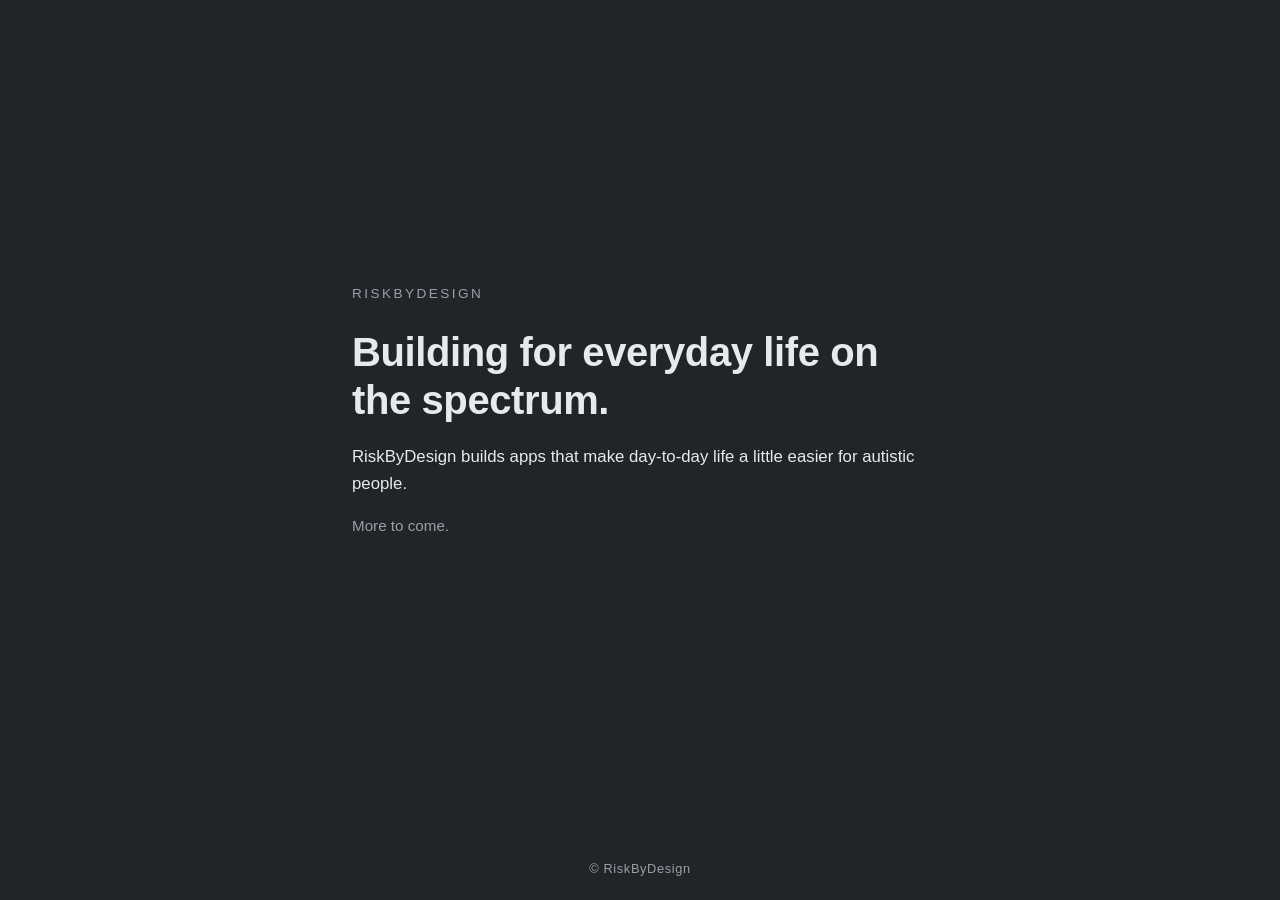
<file: index.html>
<!DOCTYPE html>
<html lang="en-AU">
<head>
  <meta charset="UTF-8">
  <meta name="viewport" content="width=device-width, initial-scale=1.0">
  <title>RiskByDesign</title>
  <meta name="description" content="RiskByDesign is building apps for everyday life on the spectrum.">
  <meta name="theme-color" content="#212428">
  <meta property="og:title" content="RiskByDesign">
  <meta property="og:description" content="Building apps for everyday life on the spectrum.">
  <meta property="og:type" content="website">
  <meta property="og:url" content="https://riskbydesign.net/">
  <link rel="canonical" href="https://riskbydesign.net/">
  <style>
    :root {
      --bg: #212428;
      --fg: #e8e9eb;
      --muted: #9aa0a6;
      --accent: #7fb3ff;
    }
    * { box-sizing: border-box; }
    html, body {
      margin: 0;
      padding: 0;
      background: var(--bg);
      color: var(--fg);
      min-height: 100vh;
      font-family: -apple-system, BlinkMacSystemFont, "Segoe UI", Roboto, "Helvetica Neue", Arial, sans-serif;
      -webkit-font-smoothing: antialiased;
      -moz-osx-font-smoothing: grayscale;
    }
    body {
      display: flex;
      flex-direction: column;
      min-height: 100vh;
    }
    main {
      flex: 1;
      display: flex;
      align-items: center;
      justify-content: center;
      padding: 2rem 1.5rem;
    }
    .card {
      max-width: 36rem;
      width: 100%;
    }
    .brand {
      font-size: 0.85rem;
      letter-spacing: 0.18em;
      text-transform: uppercase;
      color: var(--muted);
      margin: 0 0 1.5rem;
    }
    h1 {
      font-size: clamp(1.75rem, 4.5vw, 2.5rem);
      font-weight: 600;
      line-height: 1.2;
      margin: 0 0 1.25rem;
      letter-spacing: -0.01em;
    }
    p {
      font-size: 1.05rem;
      line-height: 1.6;
      color: var(--fg);
      margin: 0 0 1rem;
    }
    p.muted {
      color: var(--muted);
      font-size: 0.95rem;
    }
    footer {
      padding: 1.5rem;
      text-align: center;
      color: var(--muted);
      font-size: 0.8rem;
      letter-spacing: 0.05em;
    }
    @media (prefers-reduced-motion: no-preference) {
      .card { animation: fade 600ms ease-out both; }
      @keyframes fade {
        from { opacity: 0; transform: translateY(8px); }
        to   { opacity: 1; transform: none; }
      }
    }
  </style>
</head>
<body>
  <main>
    <div class="card">
      <p class="brand">RiskByDesign</p>
      <h1>Building for everyday life on the spectrum.</h1>
      <p>RiskByDesign builds apps that make day-to-day life a little easier for autistic people.</p>
      <p class="muted">More to come.</p>
    </div>
  </main>
  <footer>&copy; RiskByDesign</footer>
</body>
</html>
</file>
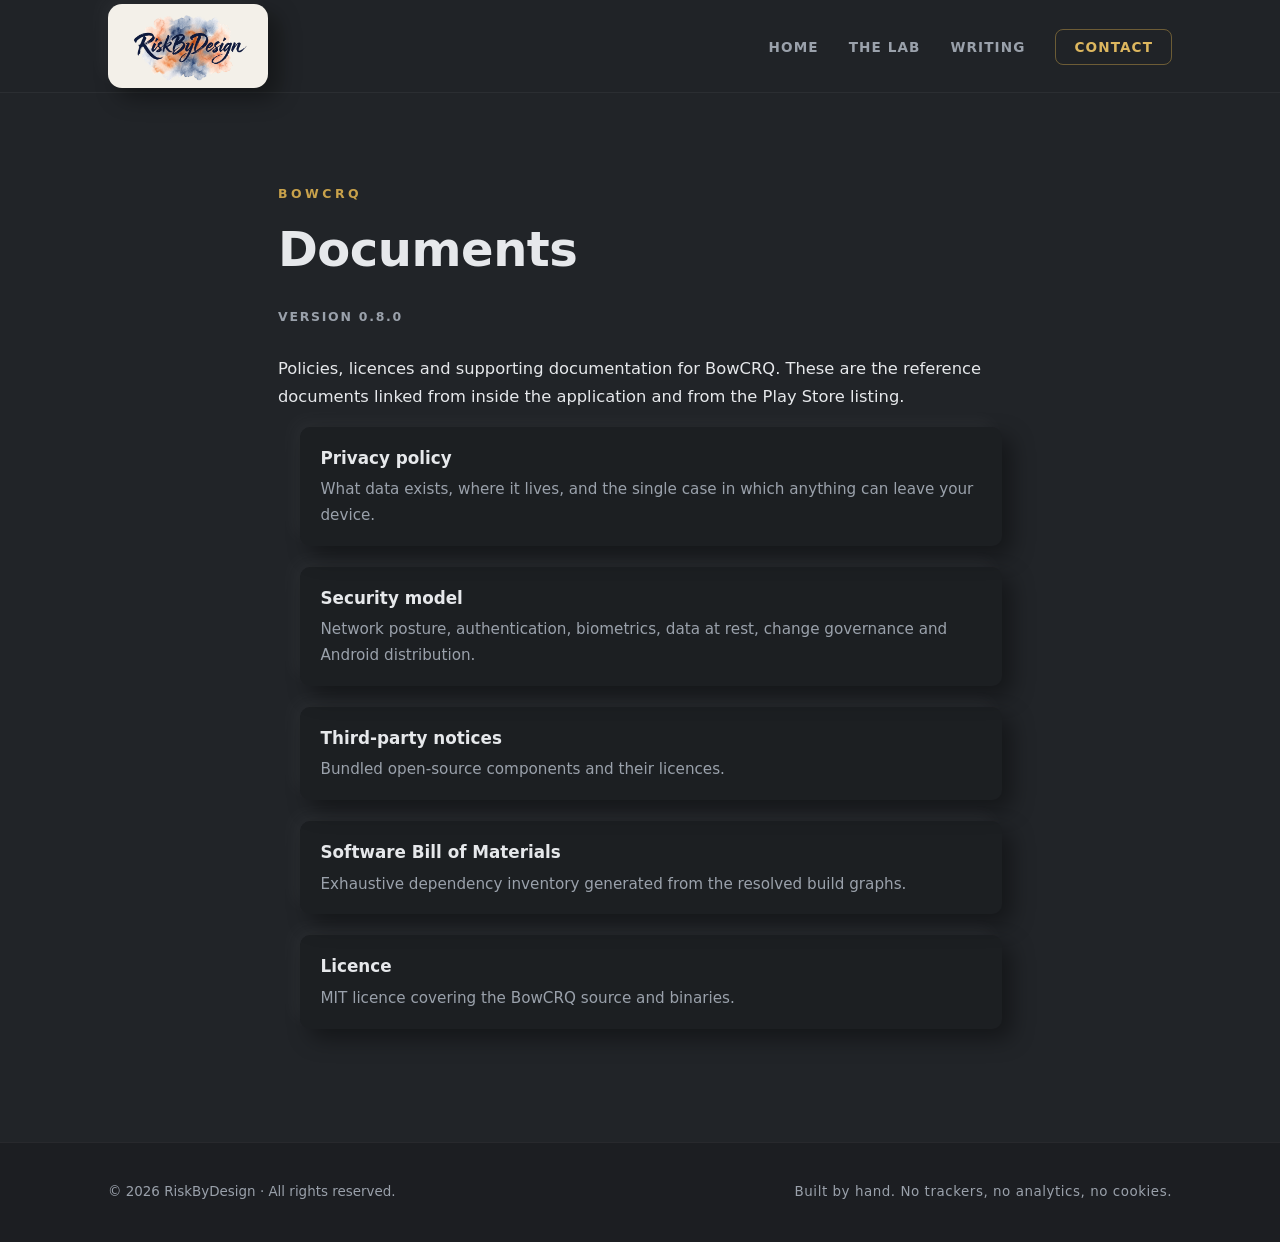
<file: bowcrq/index.html>
<!DOCTYPE html>
<html lang="en" class="no-js">
<head>
  <meta charset="UTF-8">
  <meta name="viewport" content="width=device-width, initial-scale=1.0">
  <title>BowCRQ documents | RiskByDesign</title>
  <meta name="description" content="BowCRQ policies, licences and supporting documentation.">
  <meta name="robots" content="noindex, nofollow">
  <link rel="canonical" href="https://riskbydesign.net/bowcrq/">
  <meta name="theme-color" content="#212428">

  <link rel="icon" type="image/png" href="/assets/favicon.png">
  <link rel="stylesheet" href="/css/style.css">
</head>
<body>

  <a class="skip-link" href="#hub">Skip to content</a>

  <header class="site-header">
    <div class="container header-inner">
      <a class="brand" href="/">
        <span class="brand-plate"><img class="brand-logo" src="/assets/riskbydesign-logo.png" alt="RiskByDesign" width="132" height="72"></span>
      </a>

      <nav class="site-nav" aria-label="Main navigation">
        <button class="nav-toggle" aria-expanded="false" aria-controls="nav-menu">
          <span class="nav-toggle-bar"></span>
          <span class="nav-toggle-bar"></span>
          <span class="nav-toggle-bar"></span>
          <span class="visually-hidden">Menu</span>
        </button>
        <ul id="nav-menu" class="nav-menu">
          <li><a href="/">Home</a></li>
          <li><a href="/lab/">The Lab</a></li>
          <li><a href="/blog/">Writing</a></li>
          <li><a class="nav-contact" href="/#contact">Contact</a></li>
        </ul>
      </nav>
    </div>
  </header>

  <main>
    <article id="hub" class="section post">
      <div class="container container-narrow">
        <p class="eyebrow reveal">BowCRQ</p>
        <h1 class="post-title reveal">Documents</h1>
        <p class="post-meta reveal">Version 0.8.0</p>

        <div class="post-body reveal">
          <p class="post-lede">
            Policies, licences and supporting documentation for BowCRQ. These are
            the reference documents linked from inside the application and from
            the Play Store listing.
          </p>

          <ul class="doc-list">
            <li>
              <a href="/bowcrq/privacy/"><strong>Privacy policy</strong></a>
              <span>What data exists, where it lives, and the single case in which anything can leave your device.</span>
            </li>
            <li>
              <a href="/bowcrq/security/"><strong>Security model</strong></a>
              <span>Network posture, authentication, biometrics, data at rest, change governance and Android distribution.</span>
            </li>
            <li>
              <a href="/bowcrq/third-party-notices/"><strong>Third-party notices</strong></a>
              <span>Bundled open-source components and their licences.</span>
            </li>
            <li>
              <a href="/bowcrq/sbom/"><strong>Software Bill of Materials</strong></a>
              <span>Exhaustive dependency inventory generated from the resolved build graphs.</span>
            </li>
            <li>
              <a href="/bowcrq/licence/"><strong>Licence</strong></a>
              <span>MIT licence covering the BowCRQ source and binaries.</span>
            </li>
          </ul>
        </div>
      </div>
    </article>
  </main>

  <footer class="site-footer">
    <div class="container footer-inner">
      <p>&copy; <span id="year">2026</span> RiskByDesign &middot; All rights reserved.</p>
      <p class="footer-note">Built by hand. No trackers, no analytics, no cookies.</p>
    </div>
  </footer>

  <script src="/js/main.js"></script>
</body>
</html>
</file>
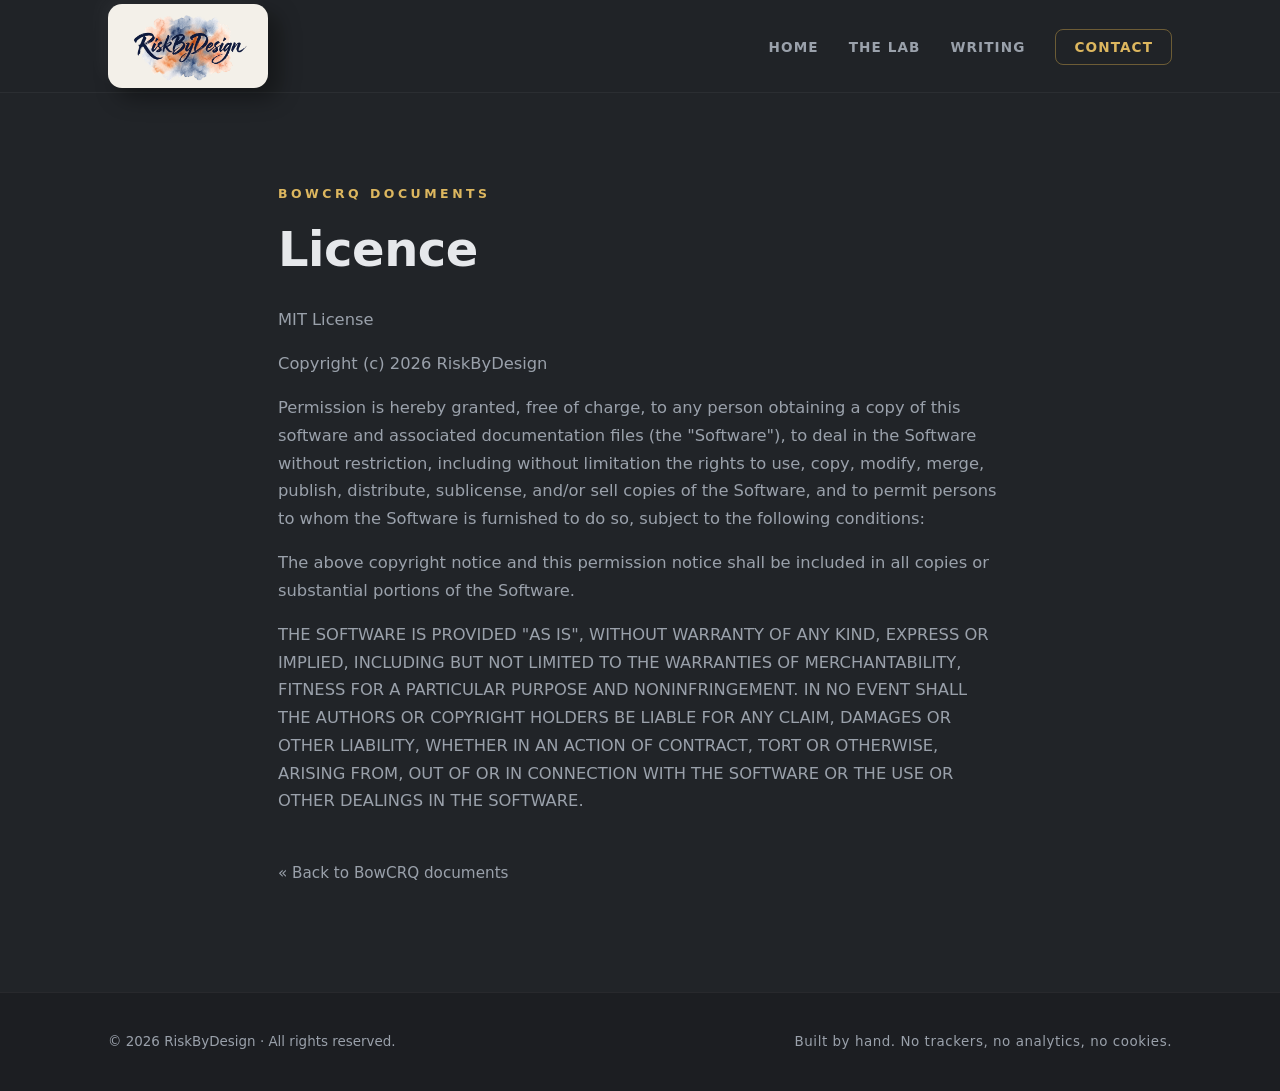
<file: bowcrq/licence/index.html>
<!DOCTYPE html>
<html lang="en" class="no-js">
<head>
  <meta charset="UTF-8">
  <meta name="viewport" content="width=device-width, initial-scale=1.0">
  <title>Licence | BowCRQ | RiskByDesign</title>
  <meta name="description" content="BowCRQ software licence.">
  <meta name="robots" content="noindex, nofollow">
  <link rel="canonical" href="https://riskbydesign.net/bowcrq/licence/">
  <meta name="theme-color" content="#212428">

  <link rel="icon" type="image/png" href="/assets/favicon.png">
  <link rel="stylesheet" href="/css/style.css">
</head>
<body>

  <a class="skip-link" href="#doc">Skip to content</a>

  <header class="site-header">
    <div class="container header-inner">
      <a class="brand" href="/">
        <span class="brand-plate"><img class="brand-logo" src="/assets/riskbydesign-logo.png" alt="RiskByDesign" width="132" height="72"></span>
      </a>

      <nav class="site-nav" aria-label="Main navigation">
        <button class="nav-toggle" aria-expanded="false" aria-controls="nav-menu">
          <span class="nav-toggle-bar"></span>
          <span class="nav-toggle-bar"></span>
          <span class="nav-toggle-bar"></span>
          <span class="visually-hidden">Menu</span>
        </button>
        <ul id="nav-menu" class="nav-menu">
          <li><a href="/">Home</a></li>
          <li><a href="/lab/">The Lab</a></li>
          <li><a href="/blog/">Writing</a></li>
          <li><a class="nav-contact" href="/#contact">Contact</a></li>
        </ul>
      </nav>
    </div>
  </header>

  <main>
    <article id="doc" class="section post">
      <div class="container container-narrow">
        <p class="eyebrow reveal"><a href="/bowcrq/">BowCRQ documents</a></p>
        <h1 class="post-title reveal">Licence</h1>

        <div class="post-body reveal">
          <p>MIT License</p>

          <p>Copyright (c) 2026 RiskByDesign</p>

          <p>Permission is hereby granted, free of charge, to any person obtaining a copy of this software and associated documentation files (the &quot;Software&quot;), to deal in the Software without restriction, including without limitation the rights to use, copy, modify, merge, publish, distribute, sublicense, and/or sell copies of the Software, and to permit persons to whom the Software is furnished to do so, subject to the following conditions:</p>

          <p>The above copyright notice and this permission notice shall be included in all copies or substantial portions of the Software.</p>

          <p>THE SOFTWARE IS PROVIDED &quot;AS IS&quot;, WITHOUT WARRANTY OF ANY KIND, EXPRESS OR IMPLIED, INCLUDING BUT NOT LIMITED TO THE WARRANTIES OF MERCHANTABILITY, FITNESS FOR A PARTICULAR PURPOSE AND NONINFRINGEMENT. IN NO EVENT SHALL THE AUTHORS OR COPYRIGHT HOLDERS BE LIABLE FOR ANY CLAIM, DAMAGES OR OTHER LIABILITY, WHETHER IN AN ACTION OF CONTRACT, TORT OR OTHERWISE, ARISING FROM, OUT OF OR IN CONNECTION WITH THE SOFTWARE OR THE USE OR OTHER DEALINGS IN THE SOFTWARE.</p>
        </div>

        <p class="post-back"><a href="/bowcrq/">&laquo; Back to BowCRQ documents</a></p>
      </div>
    </article>
  </main>

  <footer class="site-footer">
    <div class="container footer-inner">
      <p>&copy; <span id="year">2026</span> RiskByDesign &middot; All rights reserved.</p>
      <p class="footer-note">Built by hand. No trackers, no analytics, no cookies.</p>
    </div>
  </footer>

  <script src="/js/main.js"></script>
</body>
</html>
</file>
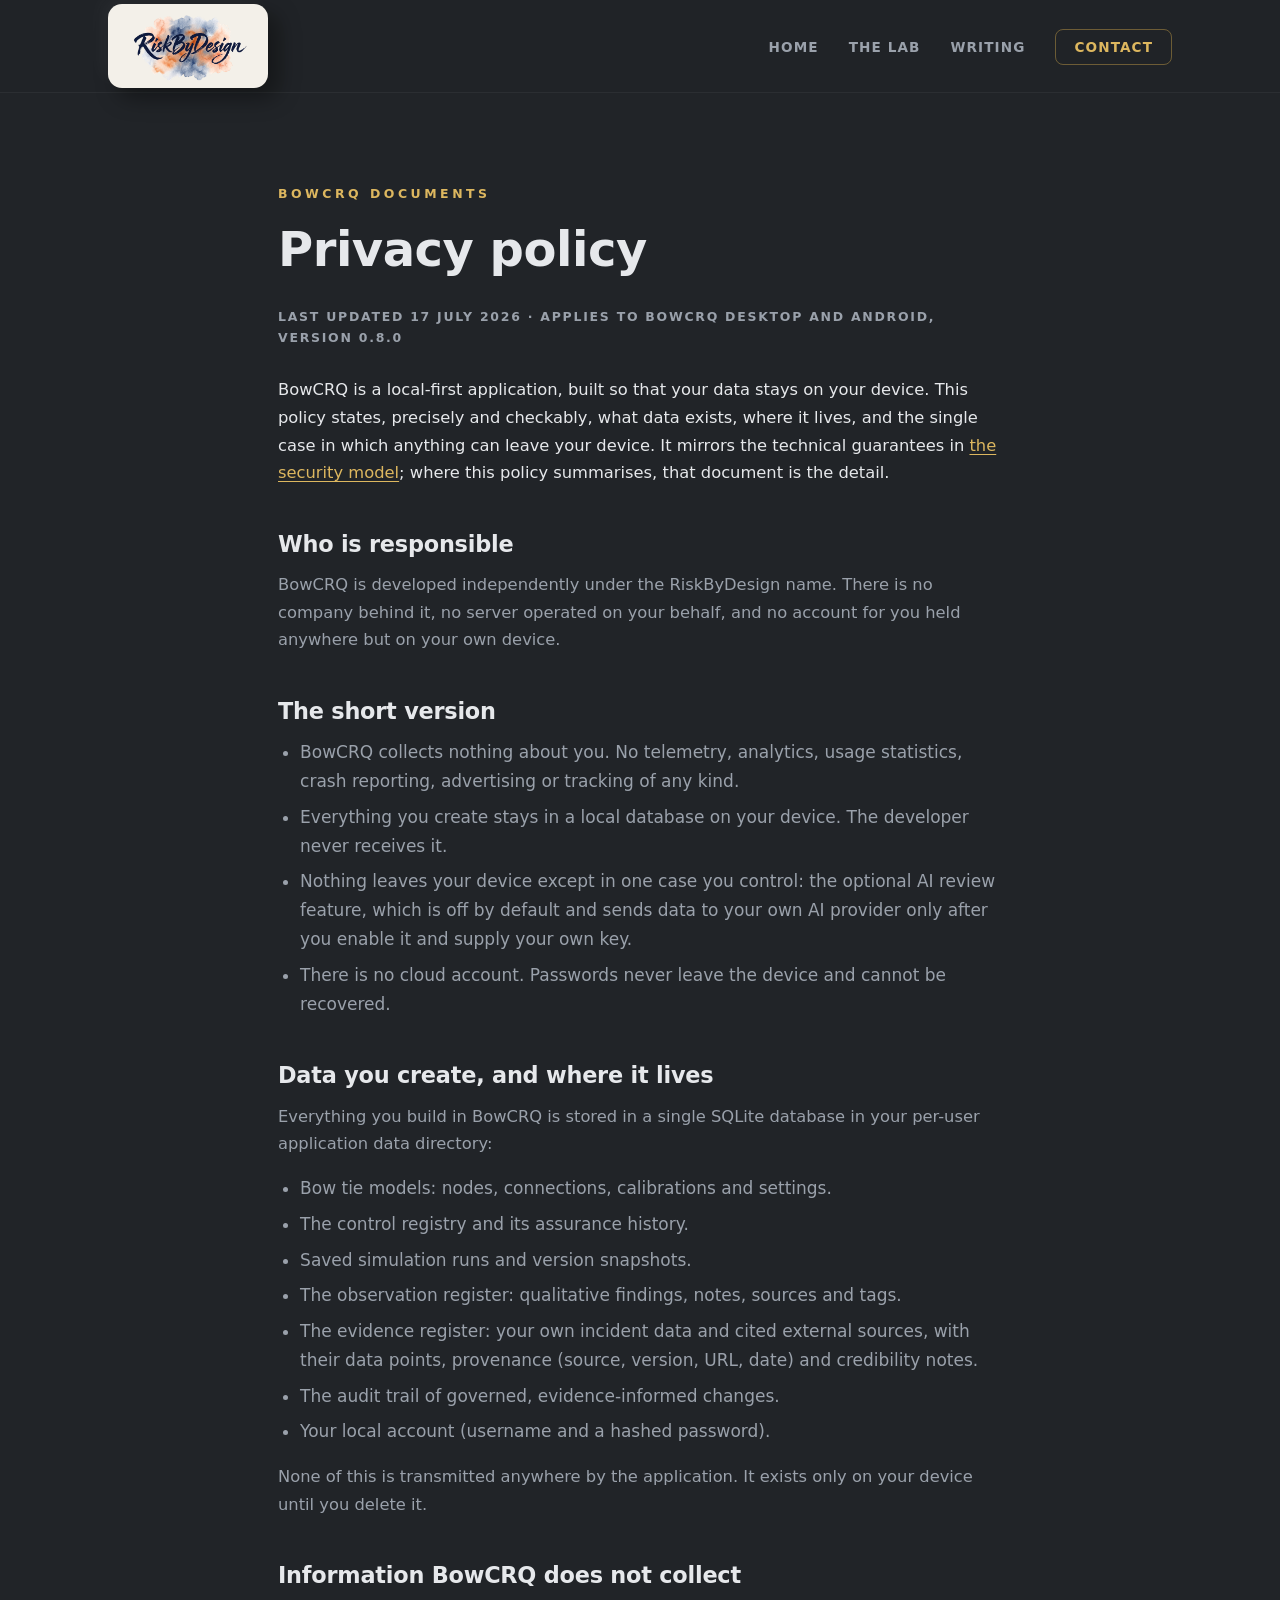
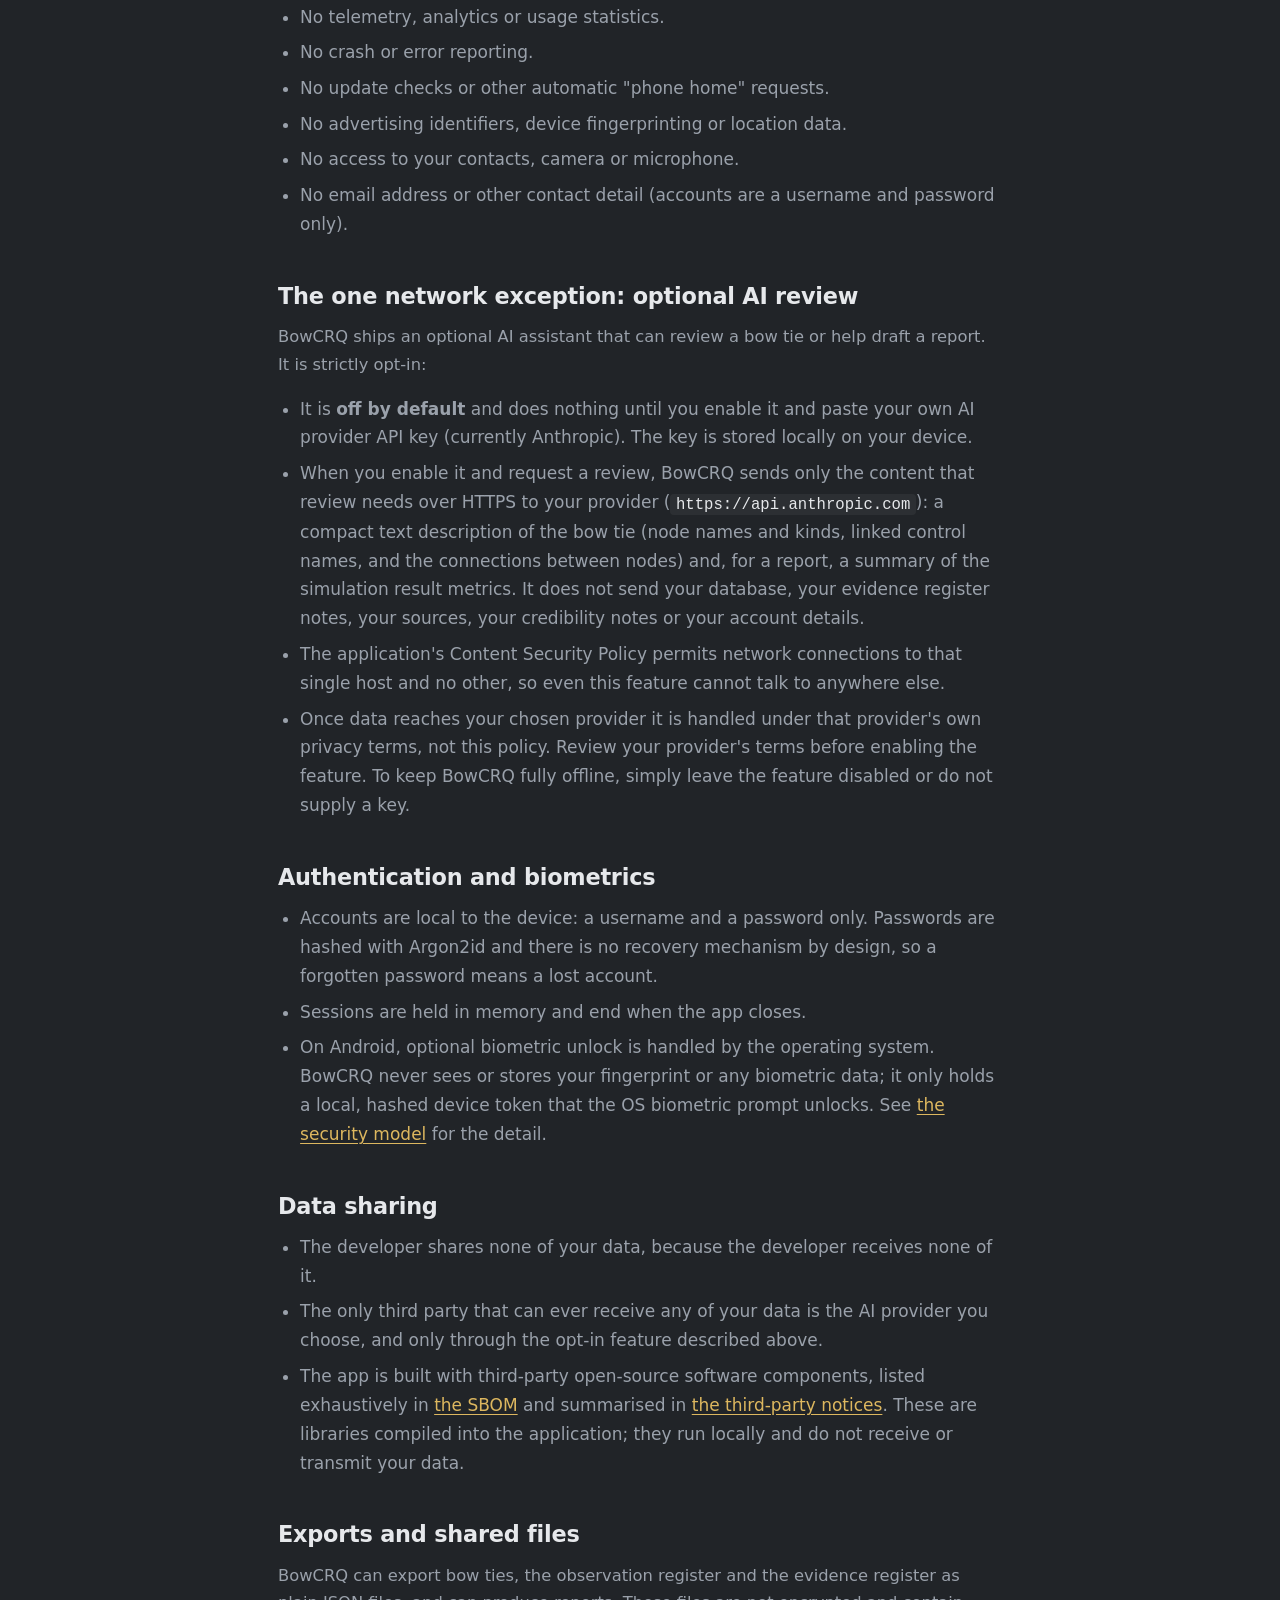
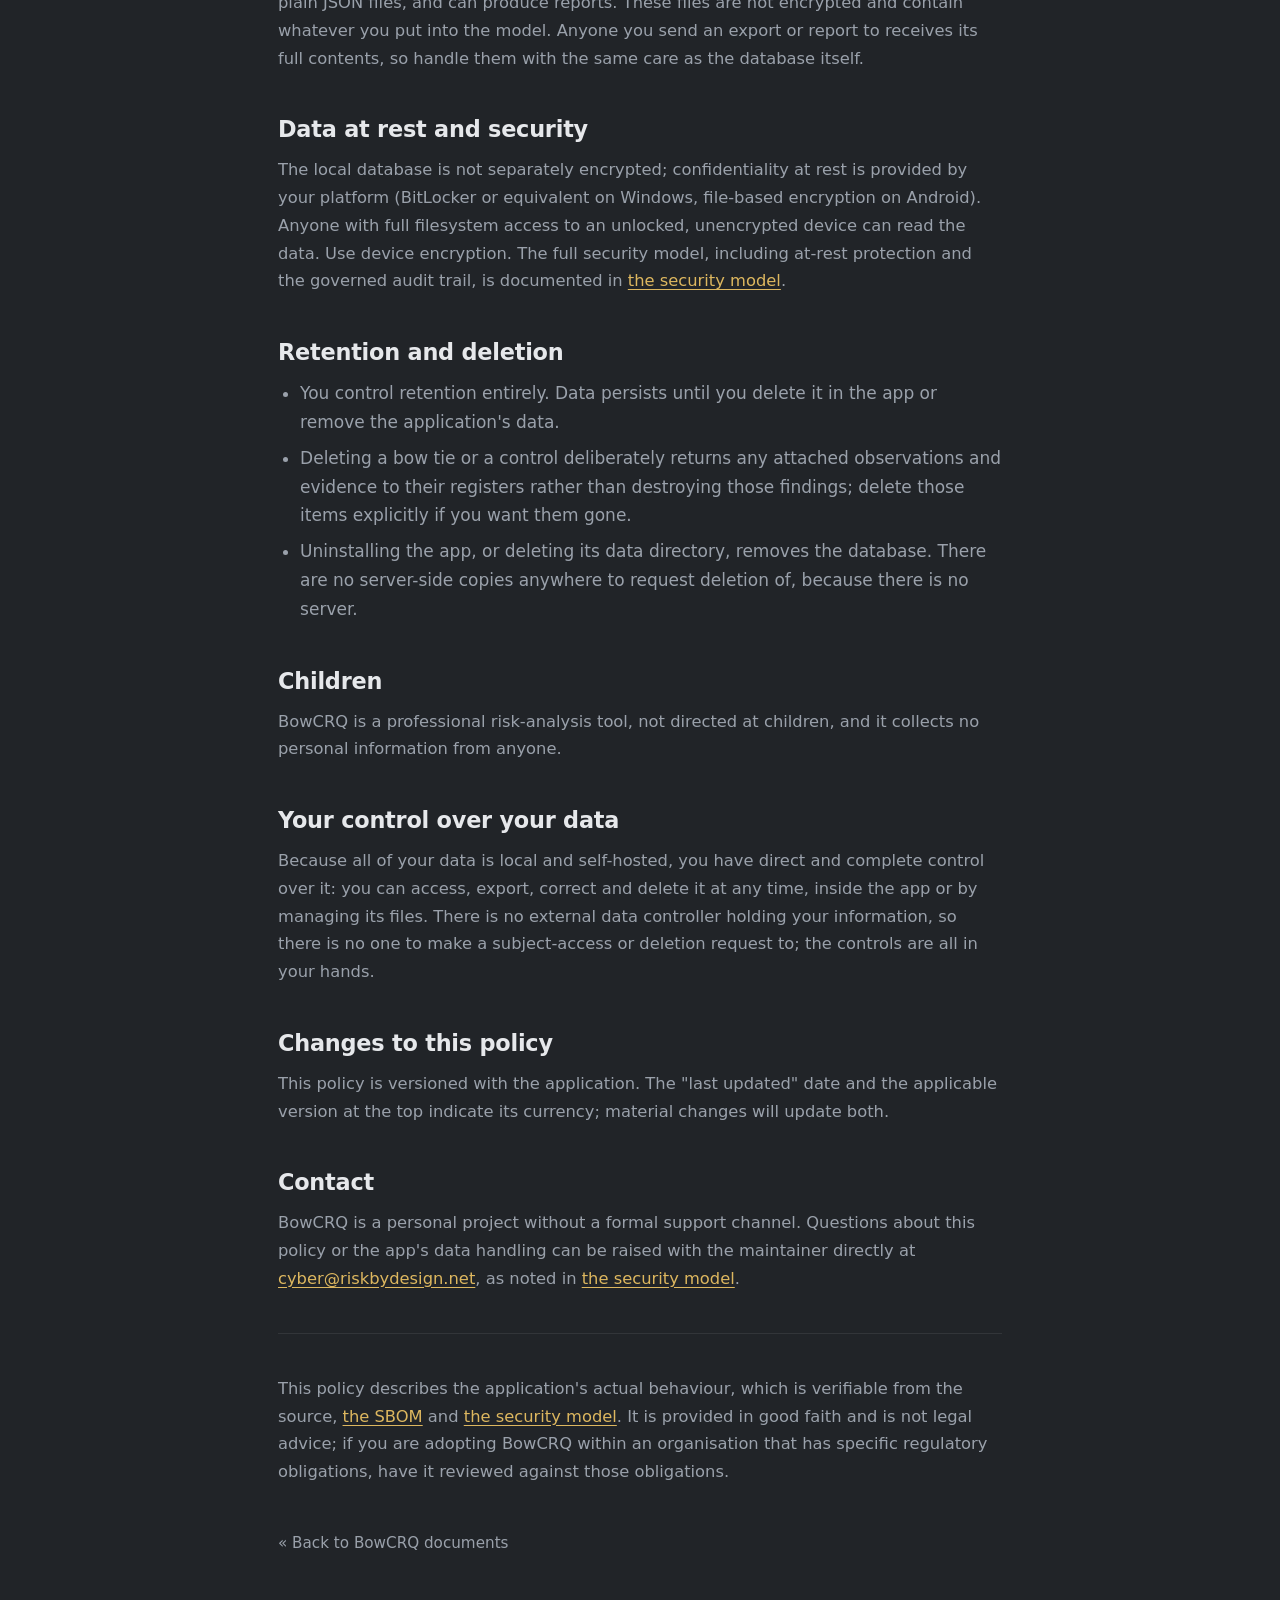
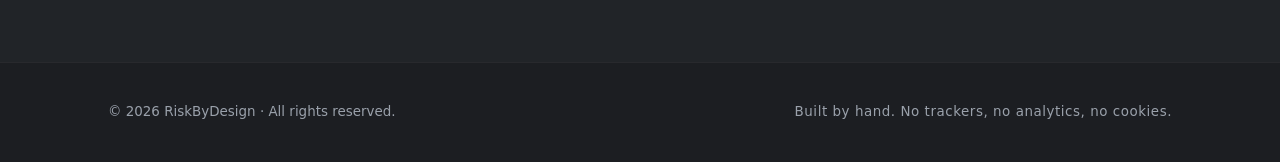
<file: bowcrq/privacy/index.html>
<!DOCTYPE html>
<html lang="en" class="no-js">
<head>
  <meta charset="UTF-8">
  <meta name="viewport" content="width=device-width, initial-scale=1.0">
  <title>BowCRQ privacy policy | RiskByDesign</title>
  <meta name="description" content="Privacy policy for BowCRQ desktop and Android: what data exists, where it lives, and the single case in which anything can leave your device.">
  <meta name="robots" content="noindex, nofollow">
  <link rel="canonical" href="https://riskbydesign.net/bowcrq/privacy/">
  <meta name="theme-color" content="#212428">

  <link rel="icon" type="image/png" href="/assets/favicon.png">
  <link rel="stylesheet" href="/css/style.css">
</head>
<body>

  <a class="skip-link" href="#policy">Skip to content</a>

  <header class="site-header">
    <div class="container header-inner">
      <a class="brand" href="/">
        <span class="brand-plate"><img class="brand-logo" src="/assets/riskbydesign-logo.png" alt="RiskByDesign" width="132" height="72"></span>
      </a>

      <nav class="site-nav" aria-label="Main navigation">
        <button class="nav-toggle" aria-expanded="false" aria-controls="nav-menu">
          <span class="nav-toggle-bar"></span>
          <span class="nav-toggle-bar"></span>
          <span class="nav-toggle-bar"></span>
          <span class="visually-hidden">Menu</span>
        </button>
        <ul id="nav-menu" class="nav-menu">
          <li><a href="/">Home</a></li>
          <li><a href="/lab/">The Lab</a></li>
          <li><a href="/blog/">Writing</a></li>
          <li><a class="nav-contact" href="/#contact">Contact</a></li>
        </ul>
      </nav>
    </div>
  </header>

  <main>
    <article id="policy" class="section post">
      <div class="container container-narrow">
        <p class="eyebrow reveal"><a href="/bowcrq/">BowCRQ documents</a></p>
        <h1 class="post-title reveal">Privacy policy</h1>
        <p class="post-meta reveal">Last updated 17 July 2026 &middot; Applies to BowCRQ desktop and Android, version 0.8.0</p>

        <div class="post-body reveal">
          <p class="post-lede">
            BowCRQ is a local-first application, built so that your data stays on your
            device. This policy states, precisely and checkably, what data exists, where
            it lives, and the single case in which anything can leave your device. It
            mirrors the technical guarantees in <a href="/bowcrq/security/">the security model</a>; where this policy summarises,
            that document is the detail.
          </p>

          <h2>Who is responsible</h2>
          <p>
            BowCRQ is developed independently under the RiskByDesign name. There is no
            company behind it, no server operated on your behalf, and no account for you
            held anywhere but on your own device.
          </p>

          <h2>The short version</h2>
          <ul>
            <li>BowCRQ collects nothing about you. No telemetry, analytics, usage
              statistics, crash reporting, advertising or tracking of any kind.</li>
            <li>Everything you create stays in a local database on your device. The
              developer never receives it.</li>
            <li>Nothing leaves your device except in one case you control: the optional
              AI review feature, which is off by default and sends data to your own AI
              provider only after you enable it and supply your own key.</li>
            <li>There is no cloud account. Passwords never leave the device and cannot
              be recovered.</li>
          </ul>

          <h2>Data you create, and where it lives</h2>
          <p>
            Everything you build in BowCRQ is stored in a single SQLite database in
            your per-user application data directory:
          </p>
          <ul>
            <li>Bow tie models: nodes, connections, calibrations and settings.</li>
            <li>The control registry and its assurance history.</li>
            <li>Saved simulation runs and version snapshots.</li>
            <li>The observation register: qualitative findings, notes, sources and tags.</li>
            <li>The evidence register: your own incident data and cited external
              sources, with their data points, provenance (source, version, URL, date)
              and credibility notes.</li>
            <li>The audit trail of governed, evidence-informed changes.</li>
            <li>Your local account (username and a hashed password).</li>
          </ul>
          <p>
            None of this is transmitted anywhere by the application. It exists only on
            your device until you delete it.
          </p>

          <h2>Information BowCRQ does not collect</h2>
          <ul>
            <li>No telemetry, analytics or usage statistics.</li>
            <li>No crash or error reporting.</li>
            <li>No update checks or other automatic "phone home" requests.</li>
            <li>No advertising identifiers, device fingerprinting or location data.</li>
            <li>No access to your contacts, camera or microphone.</li>
            <li>No email address or other contact detail (accounts are a username and
              password only).</li>
          </ul>

          <h2>The one network exception: optional AI review</h2>
          <p>
            BowCRQ ships an optional AI assistant that can review a bow tie or help
            draft a report. It is strictly opt-in:
          </p>
          <ul>
            <li>It is <strong>off by default</strong> and does nothing until you enable
              it and paste your own AI provider API key (currently Anthropic). The key
              is stored locally on your device.</li>
            <li>When you enable it and request a review, BowCRQ sends only the content
              that review needs over HTTPS to your provider
              (<code>https://api.anthropic.com</code>): a compact text description of
              the bow tie (node names and kinds, linked control names, and the
              connections between nodes) and, for a report, a summary of the simulation
              result metrics. It does not send your database, your evidence register
              notes, your sources, your credibility notes or your account details.</li>
            <li>The application's Content Security Policy permits network connections
              to that single host and no other, so even this feature cannot talk to
              anywhere else.</li>
            <li>Once data reaches your chosen provider it is handled under that
              provider's own privacy terms, not this policy. Review your provider's
              terms before enabling the feature. To keep BowCRQ fully offline, simply
              leave the feature disabled or do not supply a key.</li>
          </ul>

          <h2>Authentication and biometrics</h2>
          <ul>
            <li>Accounts are local to the device: a username and a password only.
              Passwords are hashed with Argon2id and there is no recovery mechanism by
              design, so a forgotten password means a lost account.</li>
            <li>Sessions are held in memory and end when the app closes.</li>
            <li>On Android, optional biometric unlock is handled by the operating
              system. BowCRQ never sees or stores your fingerprint or any biometric
              data; it only holds a local, hashed device token that the OS biometric
              prompt unlocks. See <a href="/bowcrq/security/">the security model</a> for the detail.</li>
          </ul>

          <h2>Data sharing</h2>
          <ul>
            <li>The developer shares none of your data, because the developer receives
              none of it.</li>
            <li>The only third party that can ever receive any of your data is the AI
              provider you choose, and only through the opt-in feature described
              above.</li>
            <li>The app is built with third-party open-source software components,
              listed exhaustively in <a href="/bowcrq/sbom/">the SBOM</a> and summarised in <a href="/bowcrq/third-party-notices/">the third-party notices</a>.
              These are libraries compiled into the application; they run locally and
              do not receive or transmit your data.</li>
          </ul>

          <h2>Exports and shared files</h2>
          <p>
            BowCRQ can export bow ties, the observation register and the evidence
            register as plain JSON files, and can produce reports. These files are not
            encrypted and contain whatever you put into the model. Anyone you send an
            export or report to receives its full contents, so handle them with the
            same care as the database itself.
          </p>

          <h2>Data at rest and security</h2>
          <p>
            The local database is not separately encrypted; confidentiality at rest is
            provided by your platform (BitLocker or equivalent on Windows, file-based
            encryption on Android). Anyone with full filesystem access to an unlocked,
            unencrypted device can read the data. Use device encryption. The full
            security model, including at-rest protection and the governed audit trail,
            is documented in <a href="/bowcrq/security/">the security model</a>.
          </p>

          <h2>Retention and deletion</h2>
          <ul>
            <li>You control retention entirely. Data persists until you delete it in
              the app or remove the application's data.</li>
            <li>Deleting a bow tie or a control deliberately returns any attached
              observations and evidence to their registers rather than destroying those
              findings; delete those items explicitly if you want them gone.</li>
            <li>Uninstalling the app, or deleting its data directory, removes the
              database. There are no server-side copies anywhere to request deletion
              of, because there is no server.</li>
          </ul>

          <h2>Children</h2>
          <p>
            BowCRQ is a professional risk-analysis tool, not directed at children, and
            it collects no personal information from anyone.
          </p>

          <h2>Your control over your data</h2>
          <p>
            Because all of your data is local and self-hosted, you have direct and
            complete control over it: you can access, export, correct and delete it at
            any time, inside the app or by managing its files. There is no external
            data controller holding your information, so there is no one to make a
            subject-access or deletion request to; the controls are all in your hands.
          </p>

          <h2>Changes to this policy</h2>
          <p>
            This policy is versioned with the application. The "last updated" date and
            the applicable version at the top indicate its currency; material changes
            will update both.
          </p>

          <h2>Contact</h2>
          <p>
            BowCRQ is a personal project without a formal support channel. Questions
            about this policy or the app's data handling can be raised with the
            maintainer directly at
            <a href="mailto:cyber@riskbydesign.net">cyber@riskbydesign.net</a>, as
            noted in <a href="/bowcrq/security/">the security model</a>.
          </p>

          <hr>

          <p>
            This policy describes the application's actual behaviour, which is
            verifiable from the source, <a href="/bowcrq/sbom/">the SBOM</a> and <a href="/bowcrq/security/">the security model</a>. It is provided in
            good faith and is not legal advice; if you are adopting BowCRQ within an
            organisation that has specific regulatory obligations, have it reviewed
            against those obligations.
          </p>
        </div>

        <p class="post-back"><a href="/bowcrq/">&laquo; Back to BowCRQ documents</a></p>
      </div>
    </article>
  </main>

  <footer class="site-footer">
    <div class="container footer-inner">
      <p>&copy; <span id="year">2026</span> RiskByDesign &middot; All rights reserved.</p>
      <p class="footer-note">Built by hand. No trackers, no analytics, no cookies.</p>
    </div>
  </footer>

  <script src="/js/main.js"></script>
</body>
</html>
</file>
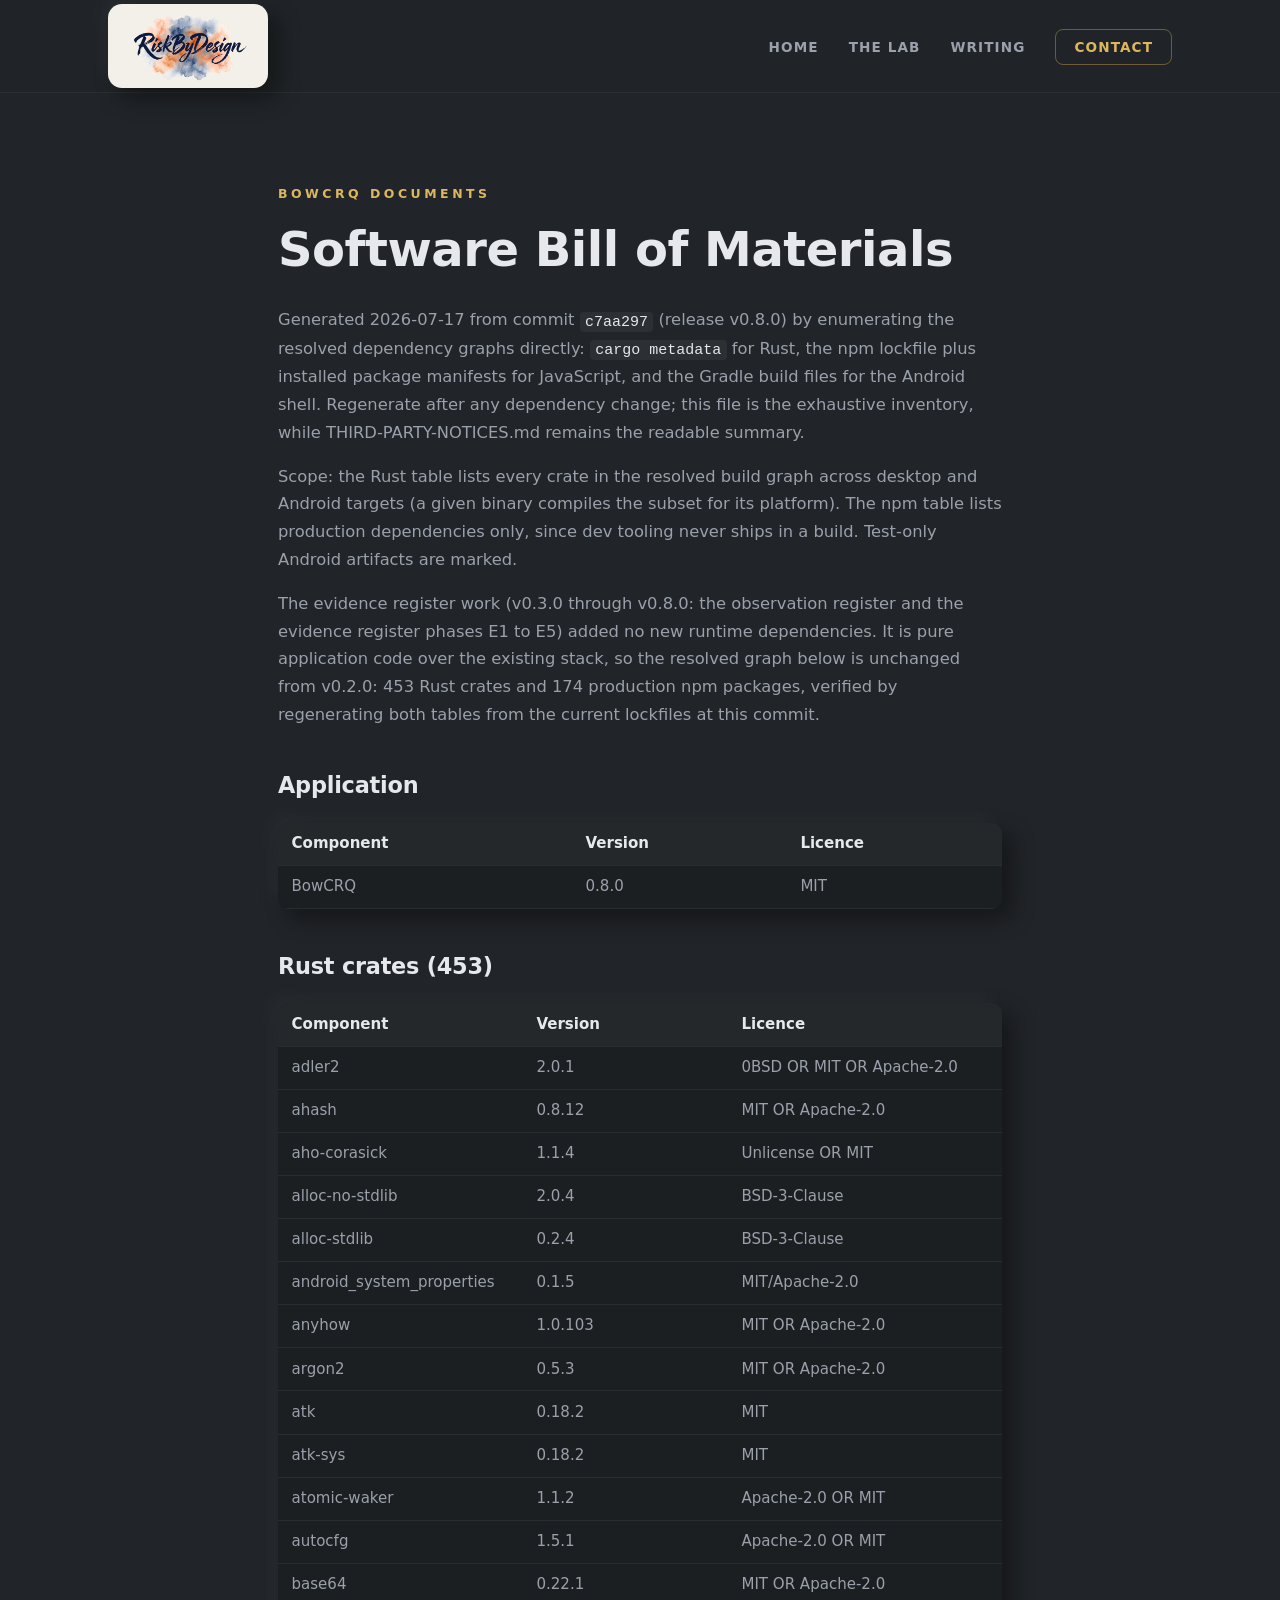
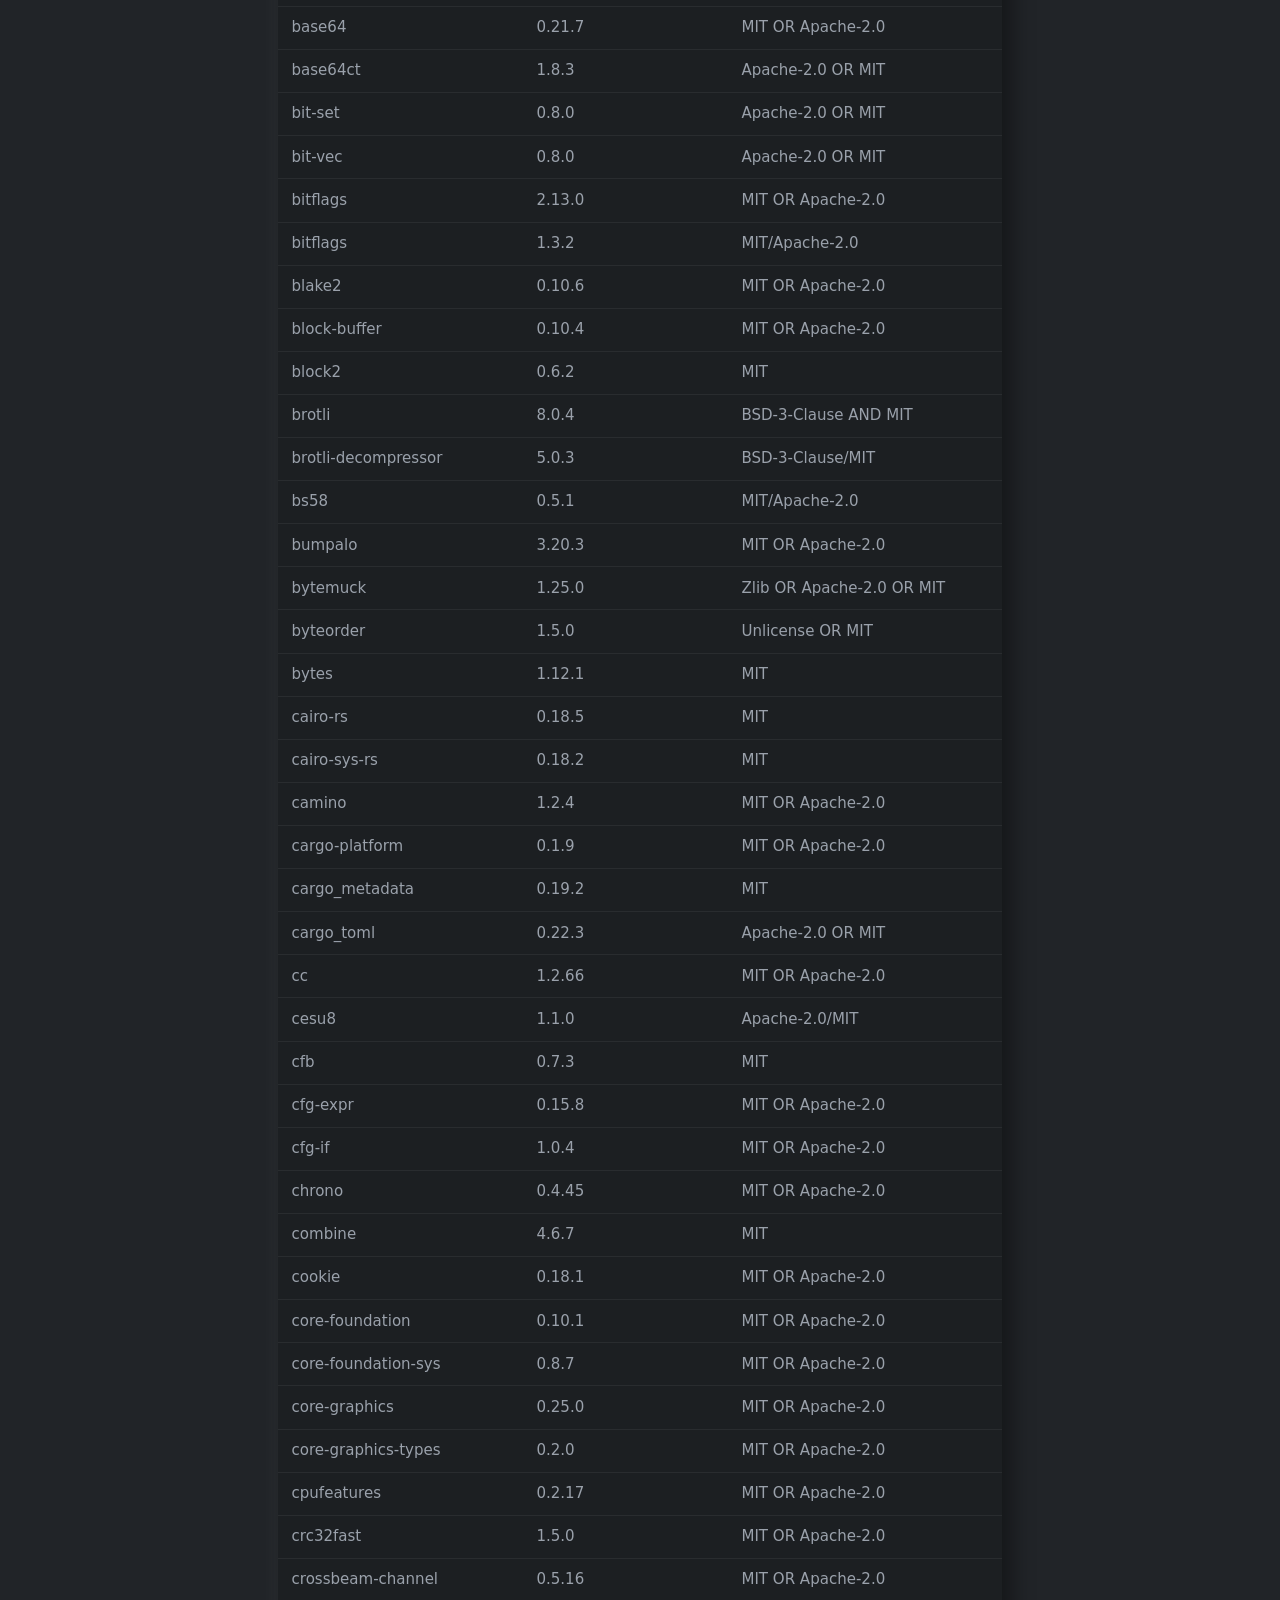
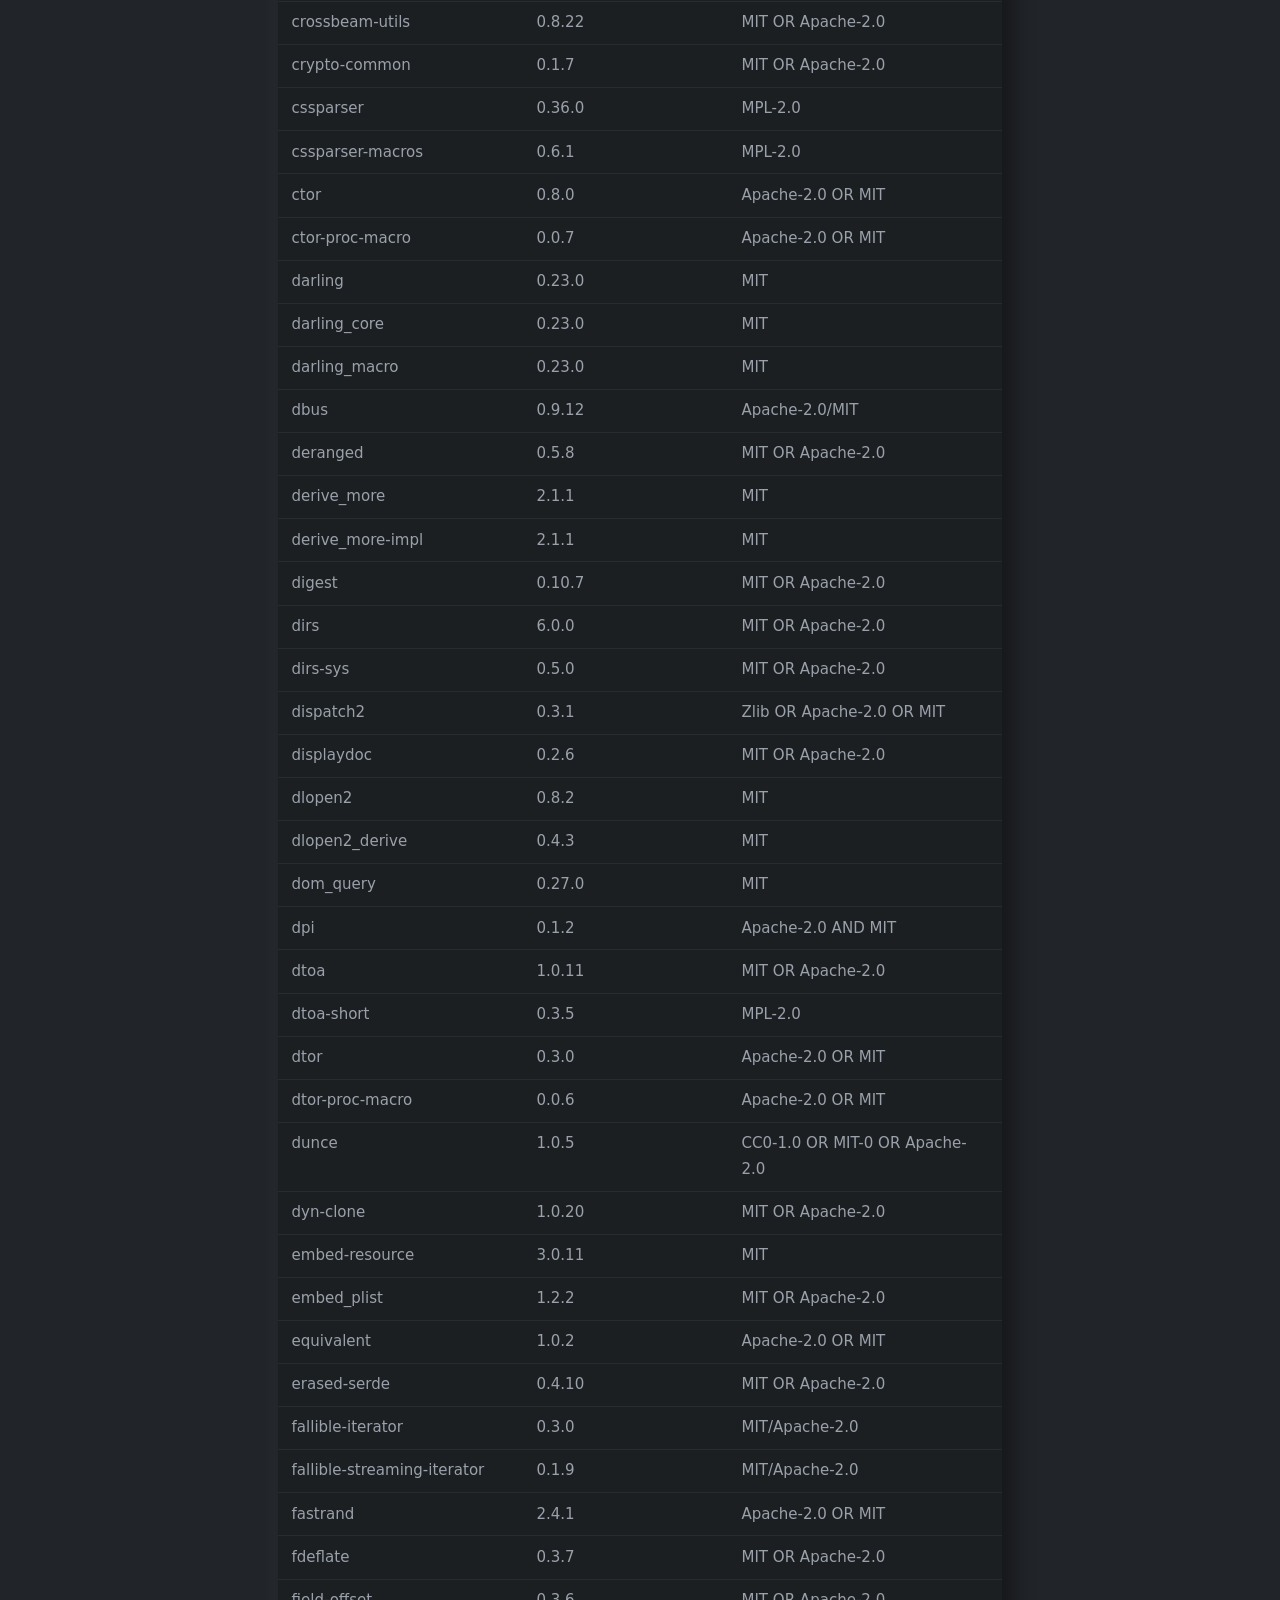
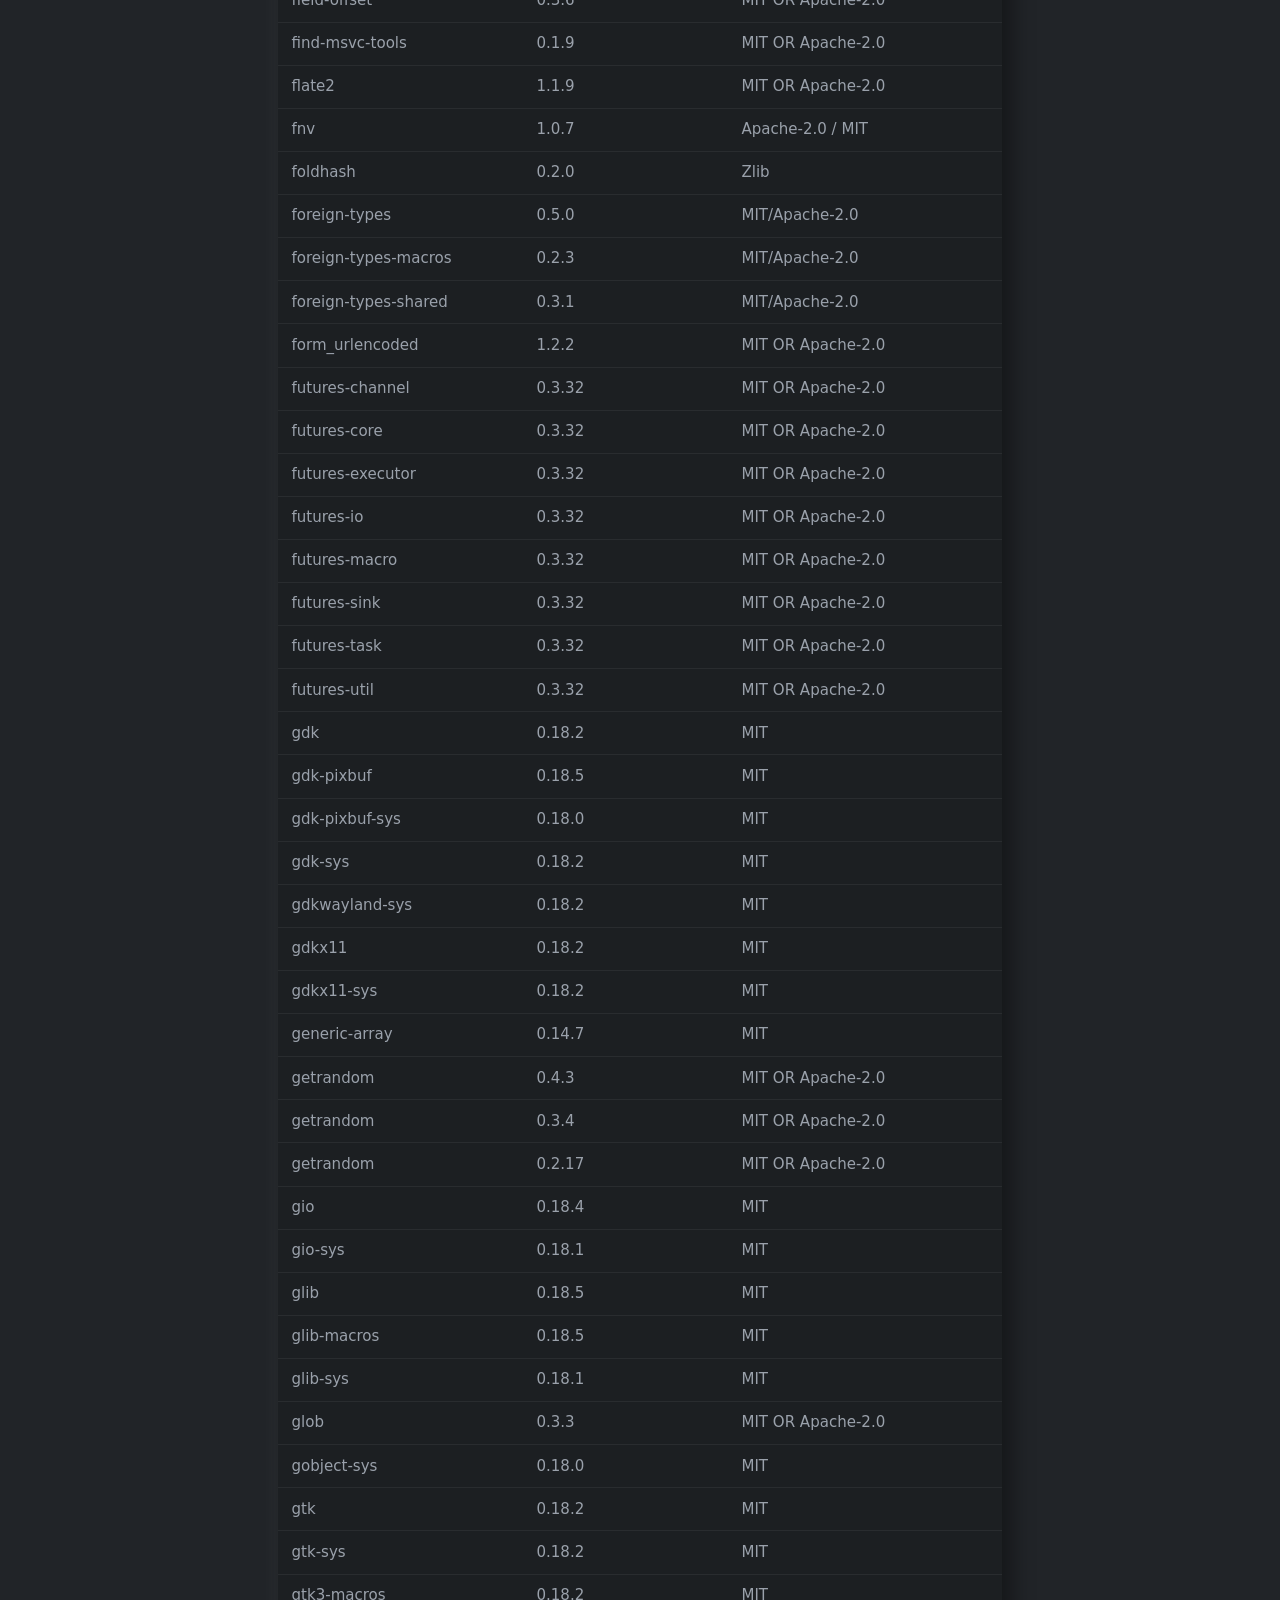
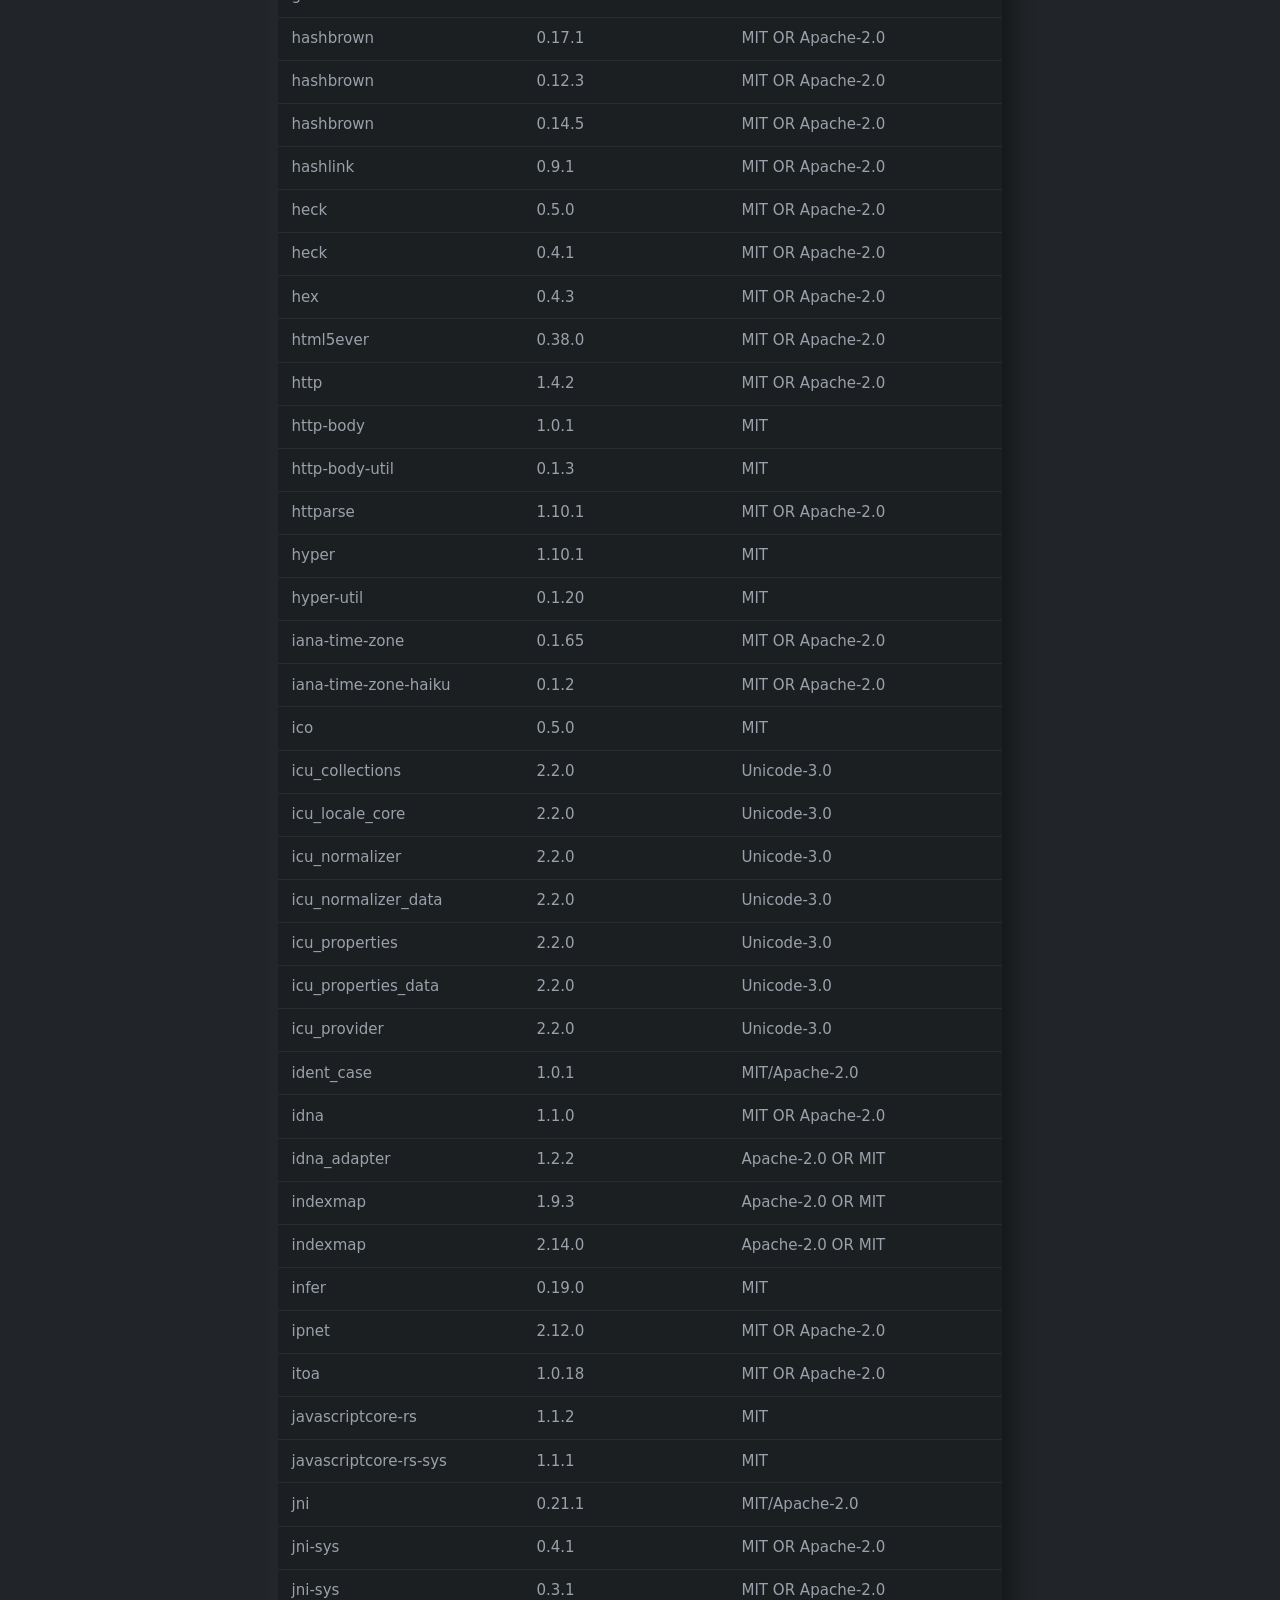
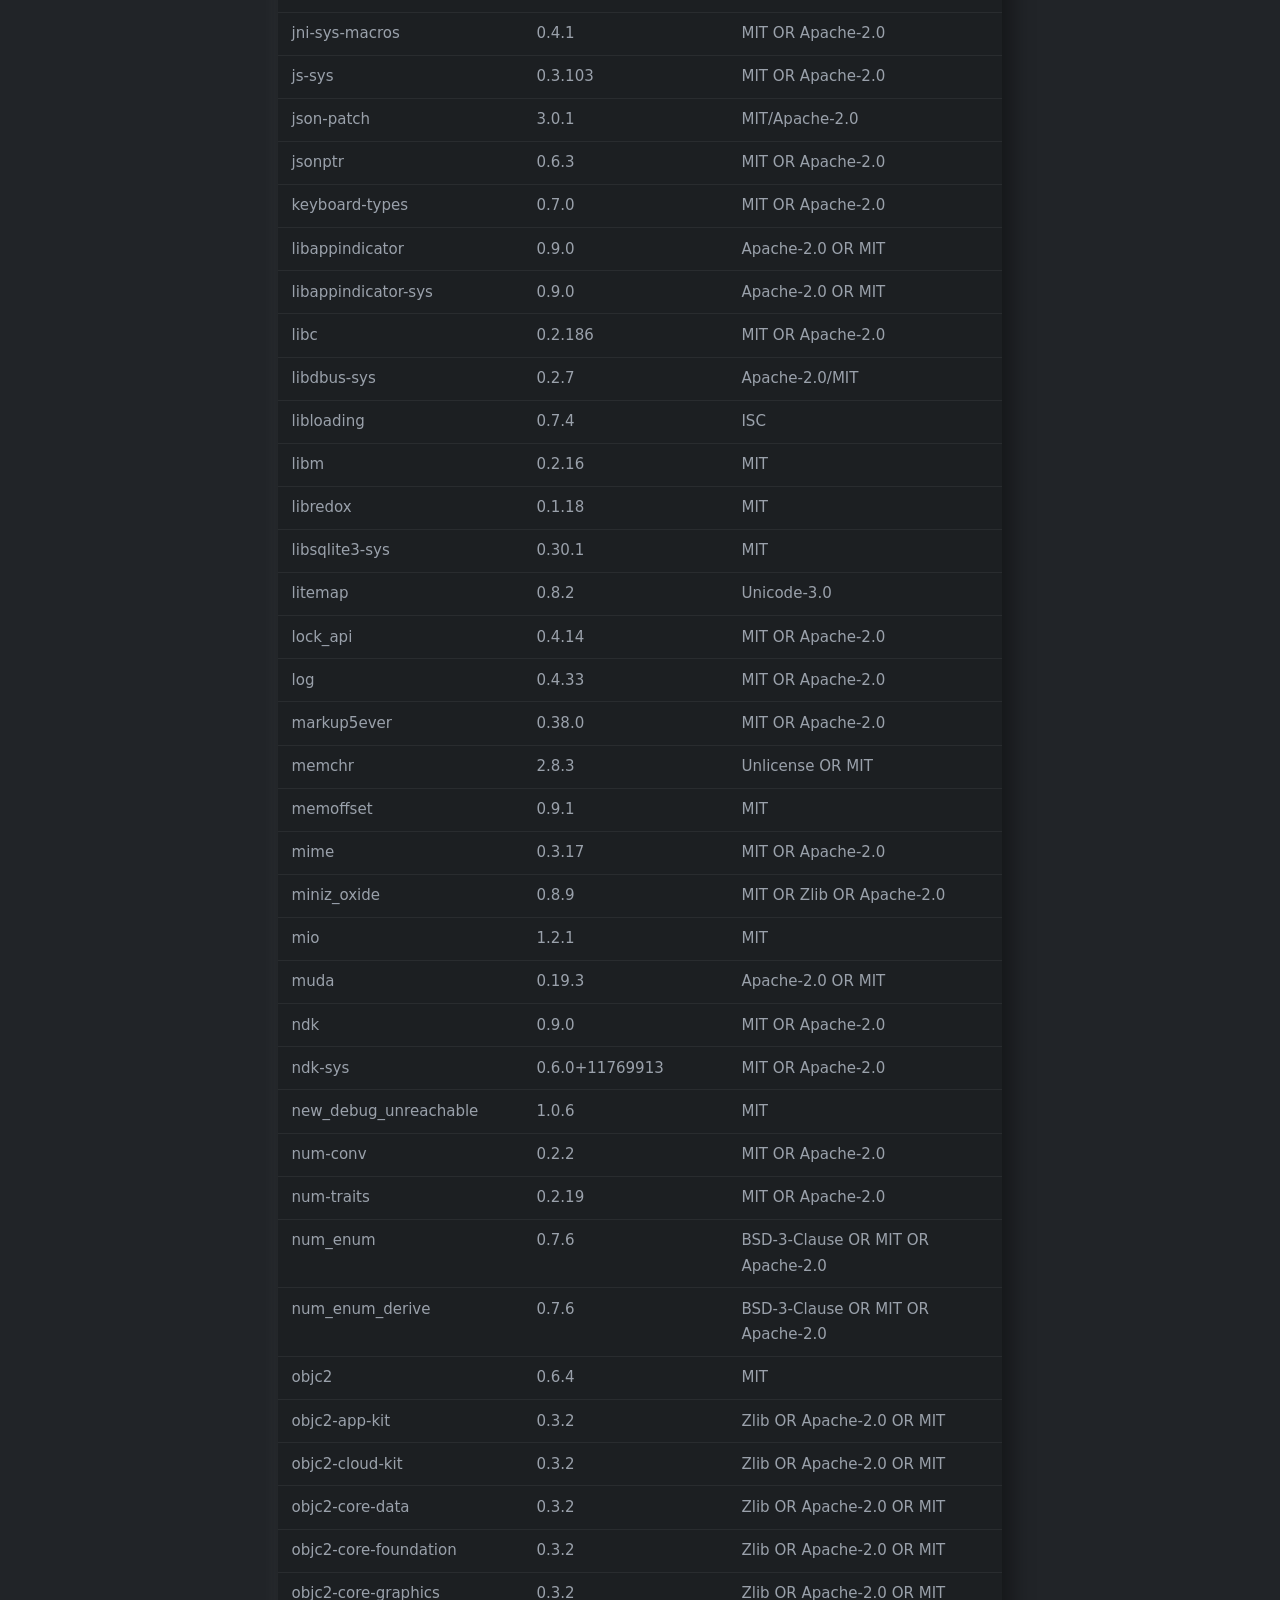
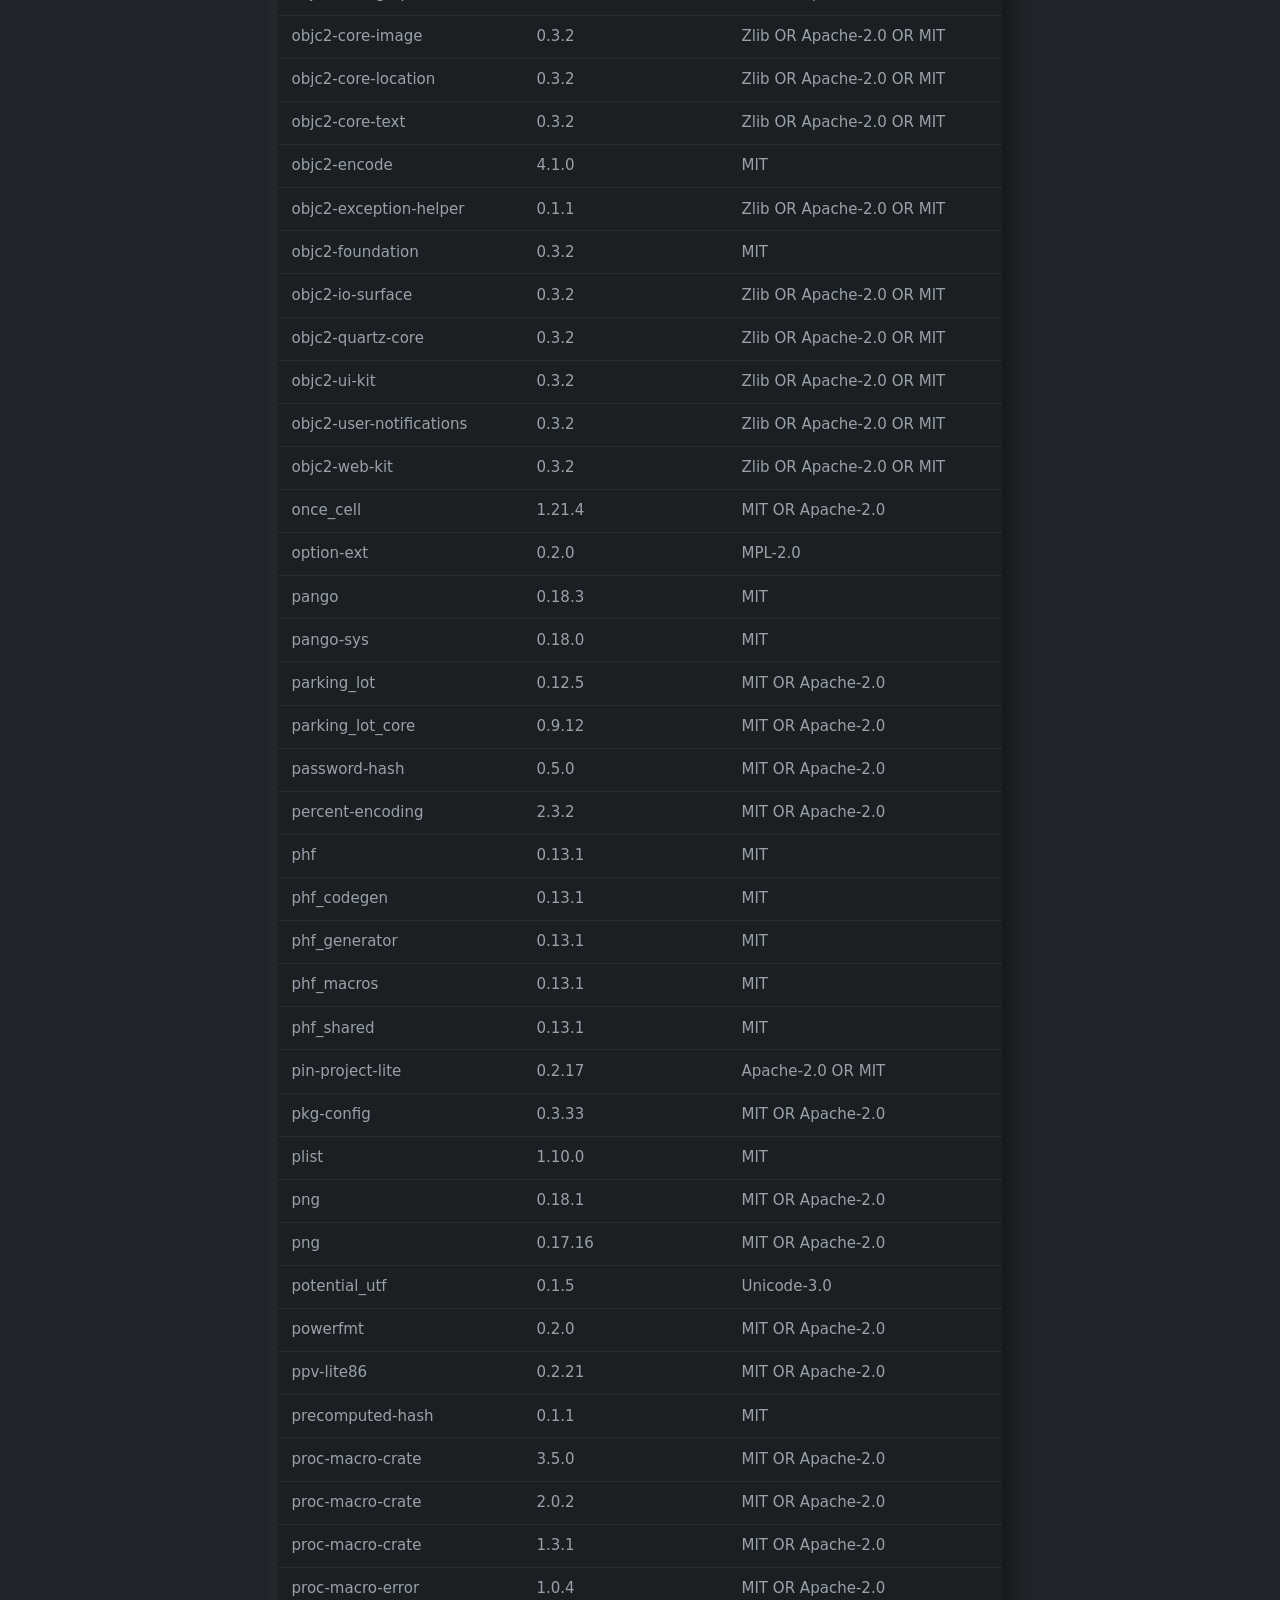
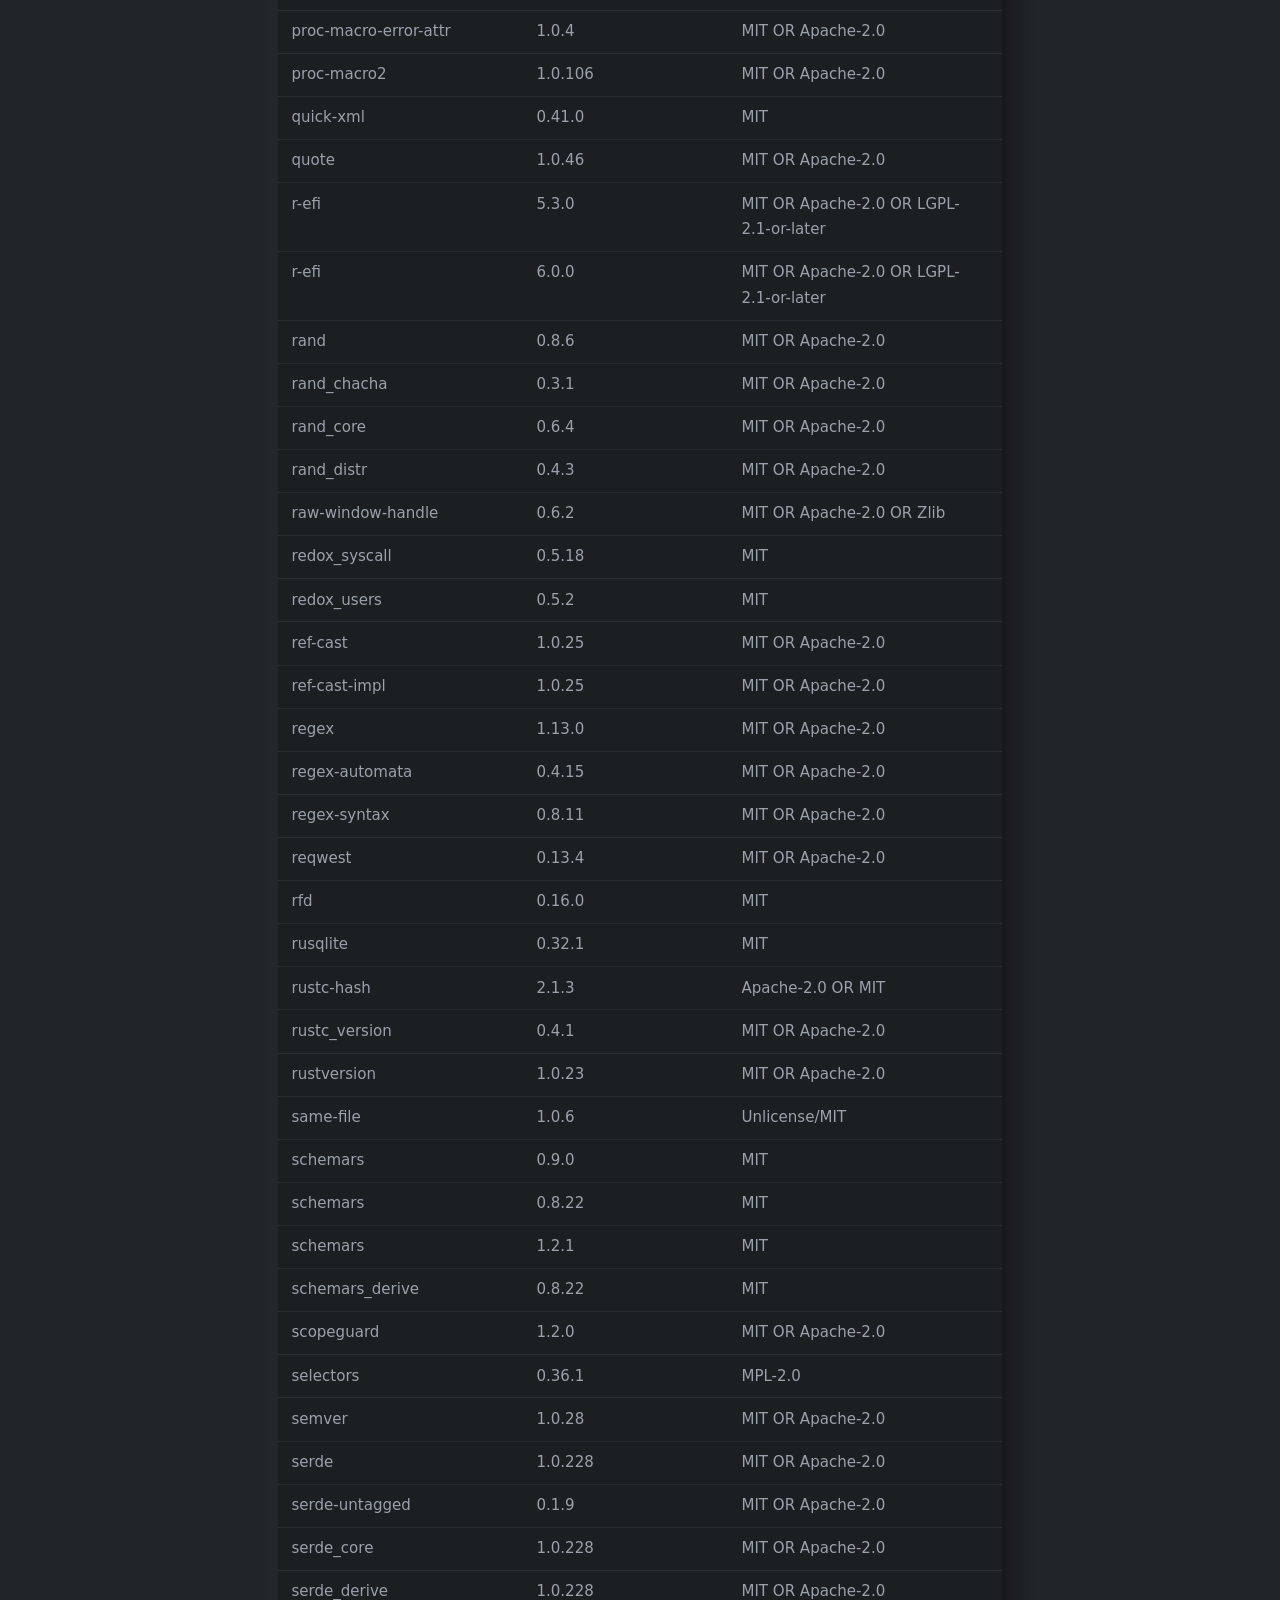
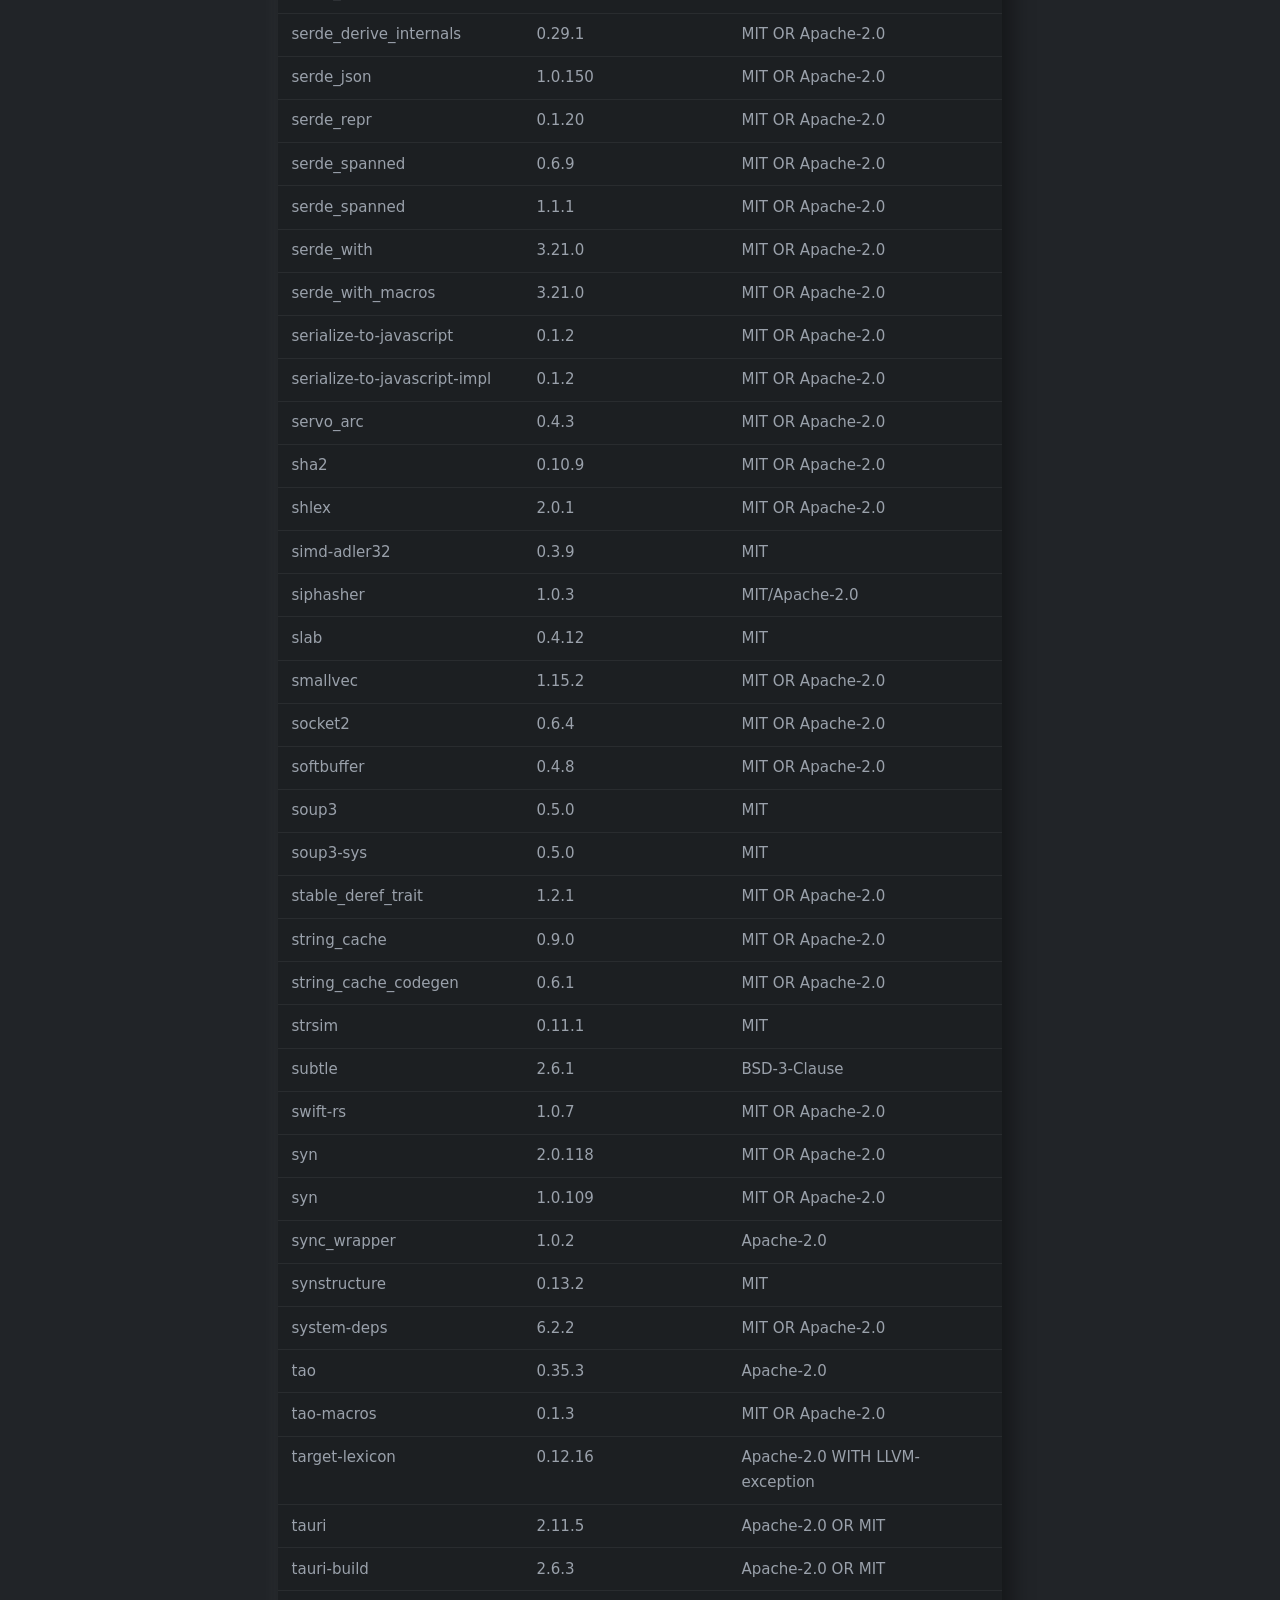
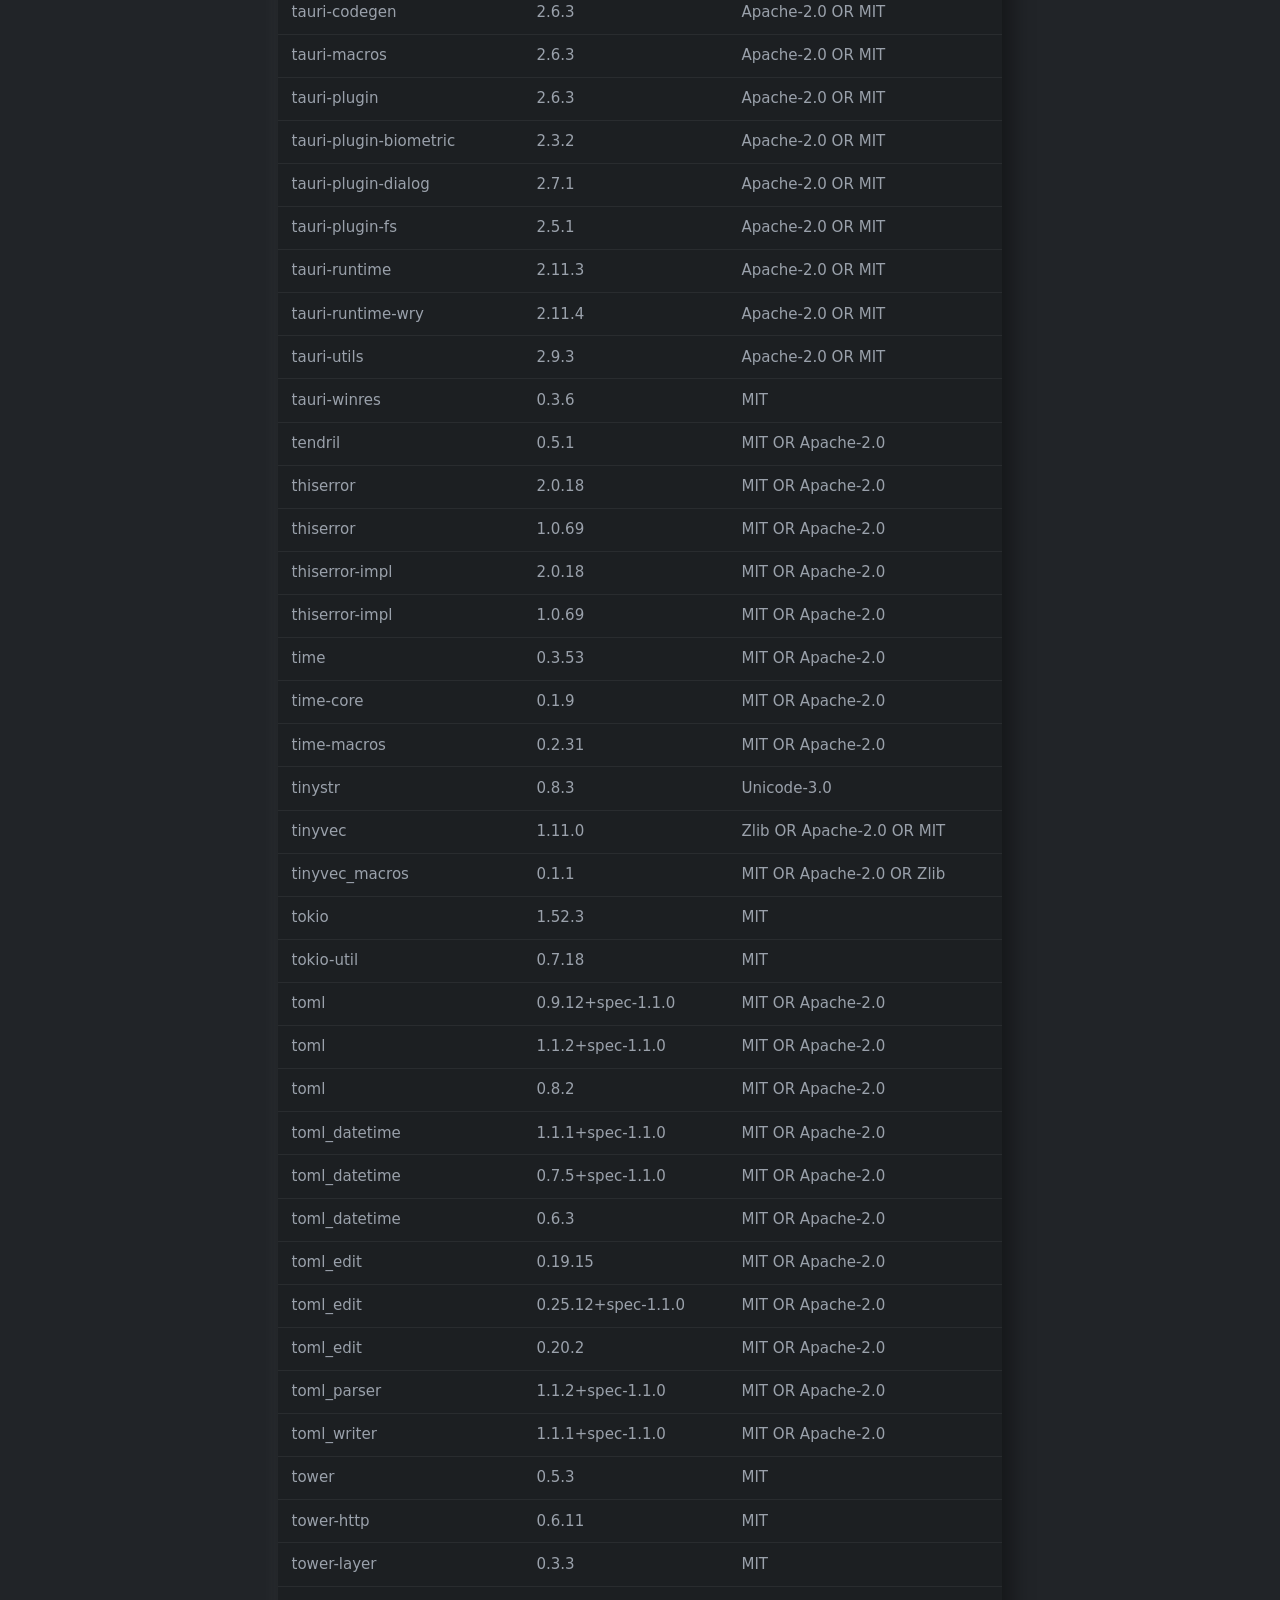
<file: bowcrq/sbom/index.html>
<!DOCTYPE html>
<html lang="en" class="no-js">
<head>
  <meta charset="UTF-8">
  <meta name="viewport" content="width=device-width, initial-scale=1.0">
  <title>Software Bill of Materials | BowCRQ | RiskByDesign</title>
  <meta name="description" content="Exhaustive dependency inventory for BowCRQ, generated from the resolved build graphs.">
  <meta name="robots" content="noindex, nofollow">
  <link rel="canonical" href="https://riskbydesign.net/bowcrq/sbom/">
  <meta name="theme-color" content="#212428">

  <link rel="icon" type="image/png" href="/assets/favicon.png">
  <link rel="stylesheet" href="/css/style.css">
</head>
<body>

  <a class="skip-link" href="#doc">Skip to content</a>

  <header class="site-header">
    <div class="container header-inner">
      <a class="brand" href="/">
        <span class="brand-plate"><img class="brand-logo" src="/assets/riskbydesign-logo.png" alt="RiskByDesign" width="132" height="72"></span>
      </a>

      <nav class="site-nav" aria-label="Main navigation">
        <button class="nav-toggle" aria-expanded="false" aria-controls="nav-menu">
          <span class="nav-toggle-bar"></span>
          <span class="nav-toggle-bar"></span>
          <span class="nav-toggle-bar"></span>
          <span class="visually-hidden">Menu</span>
        </button>
        <ul id="nav-menu" class="nav-menu">
          <li><a href="/">Home</a></li>
          <li><a href="/lab/">The Lab</a></li>
          <li><a href="/blog/">Writing</a></li>
          <li><a class="nav-contact" href="/#contact">Contact</a></li>
        </ul>
      </nav>
    </div>
  </header>

  <main>
    <article id="doc" class="section post">
      <div class="container container-narrow">
        <p class="eyebrow reveal"><a href="/bowcrq/">BowCRQ documents</a></p>
        <h1 class="post-title reveal">Software Bill of Materials</h1>

        <div class="post-body reveal">
          <p>Generated 2026-07-17 from commit <code>c7aa297</code> (release v0.8.0) by enumerating the resolved dependency graphs directly: <code>cargo metadata</code> for Rust, the npm lockfile plus installed package manifests for JavaScript, and the Gradle build files for the Android shell. Regenerate after any dependency change; this file is the exhaustive inventory, while THIRD-PARTY-NOTICES.md remains the readable summary.</p>

          <p>Scope: the Rust table lists every crate in the resolved build graph across desktop and Android targets (a given binary compiles the subset for its platform). The npm table lists production dependencies only, since dev tooling never ships in a build. Test-only Android artifacts are marked.</p>

          <p>The evidence register work (v0.3.0 through v0.8.0: the observation register and the evidence register phases E1 to E5) added no new runtime dependencies. It is pure application code over the existing stack, so the resolved graph below is unchanged from v0.2.0: 453 Rust crates and 174 production npm packages, verified by regenerating both tables from the current lockfiles at this commit.</p>

          <h2>Application</h2>

          <div class="doc-table-wrap"><table class="doc-table"><thead><tr><th>Component</th><th>Version</th><th>Licence</th></tr></thead><tbody><tr><td>BowCRQ</td><td>0.8.0</td><td>MIT</td></tr></tbody></table></div>

          <h2>Rust crates (453)</h2>

          <div class="doc-table-wrap"><table class="doc-table"><thead><tr><th>Component</th><th>Version</th><th>Licence</th></tr></thead><tbody><tr><td>adler2</td><td>2.0.1</td><td>0BSD OR MIT OR Apache-2.0</td></tr><tr><td>ahash</td><td>0.8.12</td><td>MIT OR Apache-2.0</td></tr><tr><td>aho-corasick</td><td>1.1.4</td><td>Unlicense OR MIT</td></tr><tr><td>alloc-no-stdlib</td><td>2.0.4</td><td>BSD-3-Clause</td></tr><tr><td>alloc-stdlib</td><td>0.2.4</td><td>BSD-3-Clause</td></tr><tr><td>android_system_properties</td><td>0.1.5</td><td>MIT/Apache-2.0</td></tr><tr><td>anyhow</td><td>1.0.103</td><td>MIT OR Apache-2.0</td></tr><tr><td>argon2</td><td>0.5.3</td><td>MIT OR Apache-2.0</td></tr><tr><td>atk</td><td>0.18.2</td><td>MIT</td></tr><tr><td>atk-sys</td><td>0.18.2</td><td>MIT</td></tr><tr><td>atomic-waker</td><td>1.1.2</td><td>Apache-2.0 OR MIT</td></tr><tr><td>autocfg</td><td>1.5.1</td><td>Apache-2.0 OR MIT</td></tr><tr><td>base64</td><td>0.22.1</td><td>MIT OR Apache-2.0</td></tr><tr><td>base64</td><td>0.21.7</td><td>MIT OR Apache-2.0</td></tr><tr><td>base64ct</td><td>1.8.3</td><td>Apache-2.0 OR MIT</td></tr><tr><td>bit-set</td><td>0.8.0</td><td>Apache-2.0 OR MIT</td></tr><tr><td>bit-vec</td><td>0.8.0</td><td>Apache-2.0 OR MIT</td></tr><tr><td>bitflags</td><td>2.13.0</td><td>MIT OR Apache-2.0</td></tr><tr><td>bitflags</td><td>1.3.2</td><td>MIT/Apache-2.0</td></tr><tr><td>blake2</td><td>0.10.6</td><td>MIT OR Apache-2.0</td></tr><tr><td>block-buffer</td><td>0.10.4</td><td>MIT OR Apache-2.0</td></tr><tr><td>block2</td><td>0.6.2</td><td>MIT</td></tr><tr><td>brotli</td><td>8.0.4</td><td>BSD-3-Clause AND MIT</td></tr><tr><td>brotli-decompressor</td><td>5.0.3</td><td>BSD-3-Clause/MIT</td></tr><tr><td>bs58</td><td>0.5.1</td><td>MIT/Apache-2.0</td></tr><tr><td>bumpalo</td><td>3.20.3</td><td>MIT OR Apache-2.0</td></tr><tr><td>bytemuck</td><td>1.25.0</td><td>Zlib OR Apache-2.0 OR MIT</td></tr><tr><td>byteorder</td><td>1.5.0</td><td>Unlicense OR MIT</td></tr><tr><td>bytes</td><td>1.12.1</td><td>MIT</td></tr><tr><td>cairo-rs</td><td>0.18.5</td><td>MIT</td></tr><tr><td>cairo-sys-rs</td><td>0.18.2</td><td>MIT</td></tr><tr><td>camino</td><td>1.2.4</td><td>MIT OR Apache-2.0</td></tr><tr><td>cargo-platform</td><td>0.1.9</td><td>MIT OR Apache-2.0</td></tr><tr><td>cargo_metadata</td><td>0.19.2</td><td>MIT</td></tr><tr><td>cargo_toml</td><td>0.22.3</td><td>Apache-2.0 OR MIT</td></tr><tr><td>cc</td><td>1.2.66</td><td>MIT OR Apache-2.0</td></tr><tr><td>cesu8</td><td>1.1.0</td><td>Apache-2.0/MIT</td></tr><tr><td>cfb</td><td>0.7.3</td><td>MIT</td></tr><tr><td>cfg-expr</td><td>0.15.8</td><td>MIT OR Apache-2.0</td></tr><tr><td>cfg-if</td><td>1.0.4</td><td>MIT OR Apache-2.0</td></tr><tr><td>chrono</td><td>0.4.45</td><td>MIT OR Apache-2.0</td></tr><tr><td>combine</td><td>4.6.7</td><td>MIT</td></tr><tr><td>cookie</td><td>0.18.1</td><td>MIT OR Apache-2.0</td></tr><tr><td>core-foundation</td><td>0.10.1</td><td>MIT OR Apache-2.0</td></tr><tr><td>core-foundation-sys</td><td>0.8.7</td><td>MIT OR Apache-2.0</td></tr><tr><td>core-graphics</td><td>0.25.0</td><td>MIT OR Apache-2.0</td></tr><tr><td>core-graphics-types</td><td>0.2.0</td><td>MIT OR Apache-2.0</td></tr><tr><td>cpufeatures</td><td>0.2.17</td><td>MIT OR Apache-2.0</td></tr><tr><td>crc32fast</td><td>1.5.0</td><td>MIT OR Apache-2.0</td></tr><tr><td>crossbeam-channel</td><td>0.5.16</td><td>MIT OR Apache-2.0</td></tr><tr><td>crossbeam-utils</td><td>0.8.22</td><td>MIT OR Apache-2.0</td></tr><tr><td>crypto-common</td><td>0.1.7</td><td>MIT OR Apache-2.0</td></tr><tr><td>cssparser</td><td>0.36.0</td><td>MPL-2.0</td></tr><tr><td>cssparser-macros</td><td>0.6.1</td><td>MPL-2.0</td></tr><tr><td>ctor</td><td>0.8.0</td><td>Apache-2.0 OR MIT</td></tr><tr><td>ctor-proc-macro</td><td>0.0.7</td><td>Apache-2.0 OR MIT</td></tr><tr><td>darling</td><td>0.23.0</td><td>MIT</td></tr><tr><td>darling_core</td><td>0.23.0</td><td>MIT</td></tr><tr><td>darling_macro</td><td>0.23.0</td><td>MIT</td></tr><tr><td>dbus</td><td>0.9.12</td><td>Apache-2.0/MIT</td></tr><tr><td>deranged</td><td>0.5.8</td><td>MIT OR Apache-2.0</td></tr><tr><td>derive_more</td><td>2.1.1</td><td>MIT</td></tr><tr><td>derive_more-impl</td><td>2.1.1</td><td>MIT</td></tr><tr><td>digest</td><td>0.10.7</td><td>MIT OR Apache-2.0</td></tr><tr><td>dirs</td><td>6.0.0</td><td>MIT OR Apache-2.0</td></tr><tr><td>dirs-sys</td><td>0.5.0</td><td>MIT OR Apache-2.0</td></tr><tr><td>dispatch2</td><td>0.3.1</td><td>Zlib OR Apache-2.0 OR MIT</td></tr><tr><td>displaydoc</td><td>0.2.6</td><td>MIT OR Apache-2.0</td></tr><tr><td>dlopen2</td><td>0.8.2</td><td>MIT</td></tr><tr><td>dlopen2_derive</td><td>0.4.3</td><td>MIT</td></tr><tr><td>dom_query</td><td>0.27.0</td><td>MIT</td></tr><tr><td>dpi</td><td>0.1.2</td><td>Apache-2.0 AND MIT</td></tr><tr><td>dtoa</td><td>1.0.11</td><td>MIT OR Apache-2.0</td></tr><tr><td>dtoa-short</td><td>0.3.5</td><td>MPL-2.0</td></tr><tr><td>dtor</td><td>0.3.0</td><td>Apache-2.0 OR MIT</td></tr><tr><td>dtor-proc-macro</td><td>0.0.6</td><td>Apache-2.0 OR MIT</td></tr><tr><td>dunce</td><td>1.0.5</td><td>CC0-1.0 OR MIT-0 OR Apache-2.0</td></tr><tr><td>dyn-clone</td><td>1.0.20</td><td>MIT OR Apache-2.0</td></tr><tr><td>embed-resource</td><td>3.0.11</td><td>MIT</td></tr><tr><td>embed_plist</td><td>1.2.2</td><td>MIT OR Apache-2.0</td></tr><tr><td>equivalent</td><td>1.0.2</td><td>Apache-2.0 OR MIT</td></tr><tr><td>erased-serde</td><td>0.4.10</td><td>MIT OR Apache-2.0</td></tr><tr><td>fallible-iterator</td><td>0.3.0</td><td>MIT/Apache-2.0</td></tr><tr><td>fallible-streaming-iterator</td><td>0.1.9</td><td>MIT/Apache-2.0</td></tr><tr><td>fastrand</td><td>2.4.1</td><td>Apache-2.0 OR MIT</td></tr><tr><td>fdeflate</td><td>0.3.7</td><td>MIT OR Apache-2.0</td></tr><tr><td>field-offset</td><td>0.3.6</td><td>MIT OR Apache-2.0</td></tr><tr><td>find-msvc-tools</td><td>0.1.9</td><td>MIT OR Apache-2.0</td></tr><tr><td>flate2</td><td>1.1.9</td><td>MIT OR Apache-2.0</td></tr><tr><td>fnv</td><td>1.0.7</td><td>Apache-2.0 / MIT</td></tr><tr><td>foldhash</td><td>0.2.0</td><td>Zlib</td></tr><tr><td>foreign-types</td><td>0.5.0</td><td>MIT/Apache-2.0</td></tr><tr><td>foreign-types-macros</td><td>0.2.3</td><td>MIT/Apache-2.0</td></tr><tr><td>foreign-types-shared</td><td>0.3.1</td><td>MIT/Apache-2.0</td></tr><tr><td>form_urlencoded</td><td>1.2.2</td><td>MIT OR Apache-2.0</td></tr><tr><td>futures-channel</td><td>0.3.32</td><td>MIT OR Apache-2.0</td></tr><tr><td>futures-core</td><td>0.3.32</td><td>MIT OR Apache-2.0</td></tr><tr><td>futures-executor</td><td>0.3.32</td><td>MIT OR Apache-2.0</td></tr><tr><td>futures-io</td><td>0.3.32</td><td>MIT OR Apache-2.0</td></tr><tr><td>futures-macro</td><td>0.3.32</td><td>MIT OR Apache-2.0</td></tr><tr><td>futures-sink</td><td>0.3.32</td><td>MIT OR Apache-2.0</td></tr><tr><td>futures-task</td><td>0.3.32</td><td>MIT OR Apache-2.0</td></tr><tr><td>futures-util</td><td>0.3.32</td><td>MIT OR Apache-2.0</td></tr><tr><td>gdk</td><td>0.18.2</td><td>MIT</td></tr><tr><td>gdk-pixbuf</td><td>0.18.5</td><td>MIT</td></tr><tr><td>gdk-pixbuf-sys</td><td>0.18.0</td><td>MIT</td></tr><tr><td>gdk-sys</td><td>0.18.2</td><td>MIT</td></tr><tr><td>gdkwayland-sys</td><td>0.18.2</td><td>MIT</td></tr><tr><td>gdkx11</td><td>0.18.2</td><td>MIT</td></tr><tr><td>gdkx11-sys</td><td>0.18.2</td><td>MIT</td></tr><tr><td>generic-array</td><td>0.14.7</td><td>MIT</td></tr><tr><td>getrandom</td><td>0.4.3</td><td>MIT OR Apache-2.0</td></tr><tr><td>getrandom</td><td>0.3.4</td><td>MIT OR Apache-2.0</td></tr><tr><td>getrandom</td><td>0.2.17</td><td>MIT OR Apache-2.0</td></tr><tr><td>gio</td><td>0.18.4</td><td>MIT</td></tr><tr><td>gio-sys</td><td>0.18.1</td><td>MIT</td></tr><tr><td>glib</td><td>0.18.5</td><td>MIT</td></tr><tr><td>glib-macros</td><td>0.18.5</td><td>MIT</td></tr><tr><td>glib-sys</td><td>0.18.1</td><td>MIT</td></tr><tr><td>glob</td><td>0.3.3</td><td>MIT OR Apache-2.0</td></tr><tr><td>gobject-sys</td><td>0.18.0</td><td>MIT</td></tr><tr><td>gtk</td><td>0.18.2</td><td>MIT</td></tr><tr><td>gtk-sys</td><td>0.18.2</td><td>MIT</td></tr><tr><td>gtk3-macros</td><td>0.18.2</td><td>MIT</td></tr><tr><td>hashbrown</td><td>0.17.1</td><td>MIT OR Apache-2.0</td></tr><tr><td>hashbrown</td><td>0.12.3</td><td>MIT OR Apache-2.0</td></tr><tr><td>hashbrown</td><td>0.14.5</td><td>MIT OR Apache-2.0</td></tr><tr><td>hashlink</td><td>0.9.1</td><td>MIT OR Apache-2.0</td></tr><tr><td>heck</td><td>0.5.0</td><td>MIT OR Apache-2.0</td></tr><tr><td>heck</td><td>0.4.1</td><td>MIT OR Apache-2.0</td></tr><tr><td>hex</td><td>0.4.3</td><td>MIT OR Apache-2.0</td></tr><tr><td>html5ever</td><td>0.38.0</td><td>MIT OR Apache-2.0</td></tr><tr><td>http</td><td>1.4.2</td><td>MIT OR Apache-2.0</td></tr><tr><td>http-body</td><td>1.0.1</td><td>MIT</td></tr><tr><td>http-body-util</td><td>0.1.3</td><td>MIT</td></tr><tr><td>httparse</td><td>1.10.1</td><td>MIT OR Apache-2.0</td></tr><tr><td>hyper</td><td>1.10.1</td><td>MIT</td></tr><tr><td>hyper-util</td><td>0.1.20</td><td>MIT</td></tr><tr><td>iana-time-zone</td><td>0.1.65</td><td>MIT OR Apache-2.0</td></tr><tr><td>iana-time-zone-haiku</td><td>0.1.2</td><td>MIT OR Apache-2.0</td></tr><tr><td>ico</td><td>0.5.0</td><td>MIT</td></tr><tr><td>icu_collections</td><td>2.2.0</td><td>Unicode-3.0</td></tr><tr><td>icu_locale_core</td><td>2.2.0</td><td>Unicode-3.0</td></tr><tr><td>icu_normalizer</td><td>2.2.0</td><td>Unicode-3.0</td></tr><tr><td>icu_normalizer_data</td><td>2.2.0</td><td>Unicode-3.0</td></tr><tr><td>icu_properties</td><td>2.2.0</td><td>Unicode-3.0</td></tr><tr><td>icu_properties_data</td><td>2.2.0</td><td>Unicode-3.0</td></tr><tr><td>icu_provider</td><td>2.2.0</td><td>Unicode-3.0</td></tr><tr><td>ident_case</td><td>1.0.1</td><td>MIT/Apache-2.0</td></tr><tr><td>idna</td><td>1.1.0</td><td>MIT OR Apache-2.0</td></tr><tr><td>idna_adapter</td><td>1.2.2</td><td>Apache-2.0 OR MIT</td></tr><tr><td>indexmap</td><td>1.9.3</td><td>Apache-2.0 OR MIT</td></tr><tr><td>indexmap</td><td>2.14.0</td><td>Apache-2.0 OR MIT</td></tr><tr><td>infer</td><td>0.19.0</td><td>MIT</td></tr><tr><td>ipnet</td><td>2.12.0</td><td>MIT OR Apache-2.0</td></tr><tr><td>itoa</td><td>1.0.18</td><td>MIT OR Apache-2.0</td></tr><tr><td>javascriptcore-rs</td><td>1.1.2</td><td>MIT</td></tr><tr><td>javascriptcore-rs-sys</td><td>1.1.1</td><td>MIT</td></tr><tr><td>jni</td><td>0.21.1</td><td>MIT/Apache-2.0</td></tr><tr><td>jni-sys</td><td>0.4.1</td><td>MIT OR Apache-2.0</td></tr><tr><td>jni-sys</td><td>0.3.1</td><td>MIT OR Apache-2.0</td></tr><tr><td>jni-sys-macros</td><td>0.4.1</td><td>MIT OR Apache-2.0</td></tr><tr><td>js-sys</td><td>0.3.103</td><td>MIT OR Apache-2.0</td></tr><tr><td>json-patch</td><td>3.0.1</td><td>MIT/Apache-2.0</td></tr><tr><td>jsonptr</td><td>0.6.3</td><td>MIT OR Apache-2.0</td></tr><tr><td>keyboard-types</td><td>0.7.0</td><td>MIT OR Apache-2.0</td></tr><tr><td>libappindicator</td><td>0.9.0</td><td>Apache-2.0 OR MIT</td></tr><tr><td>libappindicator-sys</td><td>0.9.0</td><td>Apache-2.0 OR MIT</td></tr><tr><td>libc</td><td>0.2.186</td><td>MIT OR Apache-2.0</td></tr><tr><td>libdbus-sys</td><td>0.2.7</td><td>Apache-2.0/MIT</td></tr><tr><td>libloading</td><td>0.7.4</td><td>ISC</td></tr><tr><td>libm</td><td>0.2.16</td><td>MIT</td></tr><tr><td>libredox</td><td>0.1.18</td><td>MIT</td></tr><tr><td>libsqlite3-sys</td><td>0.30.1</td><td>MIT</td></tr><tr><td>litemap</td><td>0.8.2</td><td>Unicode-3.0</td></tr><tr><td>lock_api</td><td>0.4.14</td><td>MIT OR Apache-2.0</td></tr><tr><td>log</td><td>0.4.33</td><td>MIT OR Apache-2.0</td></tr><tr><td>markup5ever</td><td>0.38.0</td><td>MIT OR Apache-2.0</td></tr><tr><td>memchr</td><td>2.8.3</td><td>Unlicense OR MIT</td></tr><tr><td>memoffset</td><td>0.9.1</td><td>MIT</td></tr><tr><td>mime</td><td>0.3.17</td><td>MIT OR Apache-2.0</td></tr><tr><td>miniz_oxide</td><td>0.8.9</td><td>MIT OR Zlib OR Apache-2.0</td></tr><tr><td>mio</td><td>1.2.1</td><td>MIT</td></tr><tr><td>muda</td><td>0.19.3</td><td>Apache-2.0 OR MIT</td></tr><tr><td>ndk</td><td>0.9.0</td><td>MIT OR Apache-2.0</td></tr><tr><td>ndk-sys</td><td>0.6.0+11769913</td><td>MIT OR Apache-2.0</td></tr><tr><td>new_debug_unreachable</td><td>1.0.6</td><td>MIT</td></tr><tr><td>num-conv</td><td>0.2.2</td><td>MIT OR Apache-2.0</td></tr><tr><td>num-traits</td><td>0.2.19</td><td>MIT OR Apache-2.0</td></tr><tr><td>num_enum</td><td>0.7.6</td><td>BSD-3-Clause OR MIT OR Apache-2.0</td></tr><tr><td>num_enum_derive</td><td>0.7.6</td><td>BSD-3-Clause OR MIT OR Apache-2.0</td></tr><tr><td>objc2</td><td>0.6.4</td><td>MIT</td></tr><tr><td>objc2-app-kit</td><td>0.3.2</td><td>Zlib OR Apache-2.0 OR MIT</td></tr><tr><td>objc2-cloud-kit</td><td>0.3.2</td><td>Zlib OR Apache-2.0 OR MIT</td></tr><tr><td>objc2-core-data</td><td>0.3.2</td><td>Zlib OR Apache-2.0 OR MIT</td></tr><tr><td>objc2-core-foundation</td><td>0.3.2</td><td>Zlib OR Apache-2.0 OR MIT</td></tr><tr><td>objc2-core-graphics</td><td>0.3.2</td><td>Zlib OR Apache-2.0 OR MIT</td></tr><tr><td>objc2-core-image</td><td>0.3.2</td><td>Zlib OR Apache-2.0 OR MIT</td></tr><tr><td>objc2-core-location</td><td>0.3.2</td><td>Zlib OR Apache-2.0 OR MIT</td></tr><tr><td>objc2-core-text</td><td>0.3.2</td><td>Zlib OR Apache-2.0 OR MIT</td></tr><tr><td>objc2-encode</td><td>4.1.0</td><td>MIT</td></tr><tr><td>objc2-exception-helper</td><td>0.1.1</td><td>Zlib OR Apache-2.0 OR MIT</td></tr><tr><td>objc2-foundation</td><td>0.3.2</td><td>MIT</td></tr><tr><td>objc2-io-surface</td><td>0.3.2</td><td>Zlib OR Apache-2.0 OR MIT</td></tr><tr><td>objc2-quartz-core</td><td>0.3.2</td><td>Zlib OR Apache-2.0 OR MIT</td></tr><tr><td>objc2-ui-kit</td><td>0.3.2</td><td>Zlib OR Apache-2.0 OR MIT</td></tr><tr><td>objc2-user-notifications</td><td>0.3.2</td><td>Zlib OR Apache-2.0 OR MIT</td></tr><tr><td>objc2-web-kit</td><td>0.3.2</td><td>Zlib OR Apache-2.0 OR MIT</td></tr><tr><td>once_cell</td><td>1.21.4</td><td>MIT OR Apache-2.0</td></tr><tr><td>option-ext</td><td>0.2.0</td><td>MPL-2.0</td></tr><tr><td>pango</td><td>0.18.3</td><td>MIT</td></tr><tr><td>pango-sys</td><td>0.18.0</td><td>MIT</td></tr><tr><td>parking_lot</td><td>0.12.5</td><td>MIT OR Apache-2.0</td></tr><tr><td>parking_lot_core</td><td>0.9.12</td><td>MIT OR Apache-2.0</td></tr><tr><td>password-hash</td><td>0.5.0</td><td>MIT OR Apache-2.0</td></tr><tr><td>percent-encoding</td><td>2.3.2</td><td>MIT OR Apache-2.0</td></tr><tr><td>phf</td><td>0.13.1</td><td>MIT</td></tr><tr><td>phf_codegen</td><td>0.13.1</td><td>MIT</td></tr><tr><td>phf_generator</td><td>0.13.1</td><td>MIT</td></tr><tr><td>phf_macros</td><td>0.13.1</td><td>MIT</td></tr><tr><td>phf_shared</td><td>0.13.1</td><td>MIT</td></tr><tr><td>pin-project-lite</td><td>0.2.17</td><td>Apache-2.0 OR MIT</td></tr><tr><td>pkg-config</td><td>0.3.33</td><td>MIT OR Apache-2.0</td></tr><tr><td>plist</td><td>1.10.0</td><td>MIT</td></tr><tr><td>png</td><td>0.18.1</td><td>MIT OR Apache-2.0</td></tr><tr><td>png</td><td>0.17.16</td><td>MIT OR Apache-2.0</td></tr><tr><td>potential_utf</td><td>0.1.5</td><td>Unicode-3.0</td></tr><tr><td>powerfmt</td><td>0.2.0</td><td>MIT OR Apache-2.0</td></tr><tr><td>ppv-lite86</td><td>0.2.21</td><td>MIT OR Apache-2.0</td></tr><tr><td>precomputed-hash</td><td>0.1.1</td><td>MIT</td></tr><tr><td>proc-macro-crate</td><td>3.5.0</td><td>MIT OR Apache-2.0</td></tr><tr><td>proc-macro-crate</td><td>2.0.2</td><td>MIT OR Apache-2.0</td></tr><tr><td>proc-macro-crate</td><td>1.3.1</td><td>MIT OR Apache-2.0</td></tr><tr><td>proc-macro-error</td><td>1.0.4</td><td>MIT OR Apache-2.0</td></tr><tr><td>proc-macro-error-attr</td><td>1.0.4</td><td>MIT OR Apache-2.0</td></tr><tr><td>proc-macro2</td><td>1.0.106</td><td>MIT OR Apache-2.0</td></tr><tr><td>quick-xml</td><td>0.41.0</td><td>MIT</td></tr><tr><td>quote</td><td>1.0.46</td><td>MIT OR Apache-2.0</td></tr><tr><td>r-efi</td><td>5.3.0</td><td>MIT OR Apache-2.0 OR LGPL-2.1-or-later</td></tr><tr><td>r-efi</td><td>6.0.0</td><td>MIT OR Apache-2.0 OR LGPL-2.1-or-later</td></tr><tr><td>rand</td><td>0.8.6</td><td>MIT OR Apache-2.0</td></tr><tr><td>rand_chacha</td><td>0.3.1</td><td>MIT OR Apache-2.0</td></tr><tr><td>rand_core</td><td>0.6.4</td><td>MIT OR Apache-2.0</td></tr><tr><td>rand_distr</td><td>0.4.3</td><td>MIT OR Apache-2.0</td></tr><tr><td>raw-window-handle</td><td>0.6.2</td><td>MIT OR Apache-2.0 OR Zlib</td></tr><tr><td>redox_syscall</td><td>0.5.18</td><td>MIT</td></tr><tr><td>redox_users</td><td>0.5.2</td><td>MIT</td></tr><tr><td>ref-cast</td><td>1.0.25</td><td>MIT OR Apache-2.0</td></tr><tr><td>ref-cast-impl</td><td>1.0.25</td><td>MIT OR Apache-2.0</td></tr><tr><td>regex</td><td>1.13.0</td><td>MIT OR Apache-2.0</td></tr><tr><td>regex-automata</td><td>0.4.15</td><td>MIT OR Apache-2.0</td></tr><tr><td>regex-syntax</td><td>0.8.11</td><td>MIT OR Apache-2.0</td></tr><tr><td>reqwest</td><td>0.13.4</td><td>MIT OR Apache-2.0</td></tr><tr><td>rfd</td><td>0.16.0</td><td>MIT</td></tr><tr><td>rusqlite</td><td>0.32.1</td><td>MIT</td></tr><tr><td>rustc-hash</td><td>2.1.3</td><td>Apache-2.0 OR MIT</td></tr><tr><td>rustc_version</td><td>0.4.1</td><td>MIT OR Apache-2.0</td></tr><tr><td>rustversion</td><td>1.0.23</td><td>MIT OR Apache-2.0</td></tr><tr><td>same-file</td><td>1.0.6</td><td>Unlicense/MIT</td></tr><tr><td>schemars</td><td>0.9.0</td><td>MIT</td></tr><tr><td>schemars</td><td>0.8.22</td><td>MIT</td></tr><tr><td>schemars</td><td>1.2.1</td><td>MIT</td></tr><tr><td>schemars_derive</td><td>0.8.22</td><td>MIT</td></tr><tr><td>scopeguard</td><td>1.2.0</td><td>MIT OR Apache-2.0</td></tr><tr><td>selectors</td><td>0.36.1</td><td>MPL-2.0</td></tr><tr><td>semver</td><td>1.0.28</td><td>MIT OR Apache-2.0</td></tr><tr><td>serde</td><td>1.0.228</td><td>MIT OR Apache-2.0</td></tr><tr><td>serde-untagged</td><td>0.1.9</td><td>MIT OR Apache-2.0</td></tr><tr><td>serde_core</td><td>1.0.228</td><td>MIT OR Apache-2.0</td></tr><tr><td>serde_derive</td><td>1.0.228</td><td>MIT OR Apache-2.0</td></tr><tr><td>serde_derive_internals</td><td>0.29.1</td><td>MIT OR Apache-2.0</td></tr><tr><td>serde_json</td><td>1.0.150</td><td>MIT OR Apache-2.0</td></tr><tr><td>serde_repr</td><td>0.1.20</td><td>MIT OR Apache-2.0</td></tr><tr><td>serde_spanned</td><td>0.6.9</td><td>MIT OR Apache-2.0</td></tr><tr><td>serde_spanned</td><td>1.1.1</td><td>MIT OR Apache-2.0</td></tr><tr><td>serde_with</td><td>3.21.0</td><td>MIT OR Apache-2.0</td></tr><tr><td>serde_with_macros</td><td>3.21.0</td><td>MIT OR Apache-2.0</td></tr><tr><td>serialize-to-javascript</td><td>0.1.2</td><td>MIT OR Apache-2.0</td></tr><tr><td>serialize-to-javascript-impl</td><td>0.1.2</td><td>MIT OR Apache-2.0</td></tr><tr><td>servo_arc</td><td>0.4.3</td><td>MIT OR Apache-2.0</td></tr><tr><td>sha2</td><td>0.10.9</td><td>MIT OR Apache-2.0</td></tr><tr><td>shlex</td><td>2.0.1</td><td>MIT OR Apache-2.0</td></tr><tr><td>simd-adler32</td><td>0.3.9</td><td>MIT</td></tr><tr><td>siphasher</td><td>1.0.3</td><td>MIT/Apache-2.0</td></tr><tr><td>slab</td><td>0.4.12</td><td>MIT</td></tr><tr><td>smallvec</td><td>1.15.2</td><td>MIT OR Apache-2.0</td></tr><tr><td>socket2</td><td>0.6.4</td><td>MIT OR Apache-2.0</td></tr><tr><td>softbuffer</td><td>0.4.8</td><td>MIT OR Apache-2.0</td></tr><tr><td>soup3</td><td>0.5.0</td><td>MIT</td></tr><tr><td>soup3-sys</td><td>0.5.0</td><td>MIT</td></tr><tr><td>stable_deref_trait</td><td>1.2.1</td><td>MIT OR Apache-2.0</td></tr><tr><td>string_cache</td><td>0.9.0</td><td>MIT OR Apache-2.0</td></tr><tr><td>string_cache_codegen</td><td>0.6.1</td><td>MIT OR Apache-2.0</td></tr><tr><td>strsim</td><td>0.11.1</td><td>MIT</td></tr><tr><td>subtle</td><td>2.6.1</td><td>BSD-3-Clause</td></tr><tr><td>swift-rs</td><td>1.0.7</td><td>MIT OR Apache-2.0</td></tr><tr><td>syn</td><td>2.0.118</td><td>MIT OR Apache-2.0</td></tr><tr><td>syn</td><td>1.0.109</td><td>MIT OR Apache-2.0</td></tr><tr><td>sync_wrapper</td><td>1.0.2</td><td>Apache-2.0</td></tr><tr><td>synstructure</td><td>0.13.2</td><td>MIT</td></tr><tr><td>system-deps</td><td>6.2.2</td><td>MIT OR Apache-2.0</td></tr><tr><td>tao</td><td>0.35.3</td><td>Apache-2.0</td></tr><tr><td>tao-macros</td><td>0.1.3</td><td>MIT OR Apache-2.0</td></tr><tr><td>target-lexicon</td><td>0.12.16</td><td>Apache-2.0 WITH LLVM-exception</td></tr><tr><td>tauri</td><td>2.11.5</td><td>Apache-2.0 OR MIT</td></tr><tr><td>tauri-build</td><td>2.6.3</td><td>Apache-2.0 OR MIT</td></tr><tr><td>tauri-codegen</td><td>2.6.3</td><td>Apache-2.0 OR MIT</td></tr><tr><td>tauri-macros</td><td>2.6.3</td><td>Apache-2.0 OR MIT</td></tr><tr><td>tauri-plugin</td><td>2.6.3</td><td>Apache-2.0 OR MIT</td></tr><tr><td>tauri-plugin-biometric</td><td>2.3.2</td><td>Apache-2.0 OR MIT</td></tr><tr><td>tauri-plugin-dialog</td><td>2.7.1</td><td>Apache-2.0 OR MIT</td></tr><tr><td>tauri-plugin-fs</td><td>2.5.1</td><td>Apache-2.0 OR MIT</td></tr><tr><td>tauri-runtime</td><td>2.11.3</td><td>Apache-2.0 OR MIT</td></tr><tr><td>tauri-runtime-wry</td><td>2.11.4</td><td>Apache-2.0 OR MIT</td></tr><tr><td>tauri-utils</td><td>2.9.3</td><td>Apache-2.0 OR MIT</td></tr><tr><td>tauri-winres</td><td>0.3.6</td><td>MIT</td></tr><tr><td>tendril</td><td>0.5.1</td><td>MIT OR Apache-2.0</td></tr><tr><td>thiserror</td><td>2.0.18</td><td>MIT OR Apache-2.0</td></tr><tr><td>thiserror</td><td>1.0.69</td><td>MIT OR Apache-2.0</td></tr><tr><td>thiserror-impl</td><td>2.0.18</td><td>MIT OR Apache-2.0</td></tr><tr><td>thiserror-impl</td><td>1.0.69</td><td>MIT OR Apache-2.0</td></tr><tr><td>time</td><td>0.3.53</td><td>MIT OR Apache-2.0</td></tr><tr><td>time-core</td><td>0.1.9</td><td>MIT OR Apache-2.0</td></tr><tr><td>time-macros</td><td>0.2.31</td><td>MIT OR Apache-2.0</td></tr><tr><td>tinystr</td><td>0.8.3</td><td>Unicode-3.0</td></tr><tr><td>tinyvec</td><td>1.11.0</td><td>Zlib OR Apache-2.0 OR MIT</td></tr><tr><td>tinyvec_macros</td><td>0.1.1</td><td>MIT OR Apache-2.0 OR Zlib</td></tr><tr><td>tokio</td><td>1.52.3</td><td>MIT</td></tr><tr><td>tokio-util</td><td>0.7.18</td><td>MIT</td></tr><tr><td>toml</td><td>0.9.12+spec-1.1.0</td><td>MIT OR Apache-2.0</td></tr><tr><td>toml</td><td>1.1.2+spec-1.1.0</td><td>MIT OR Apache-2.0</td></tr><tr><td>toml</td><td>0.8.2</td><td>MIT OR Apache-2.0</td></tr><tr><td>toml_datetime</td><td>1.1.1+spec-1.1.0</td><td>MIT OR Apache-2.0</td></tr><tr><td>toml_datetime</td><td>0.7.5+spec-1.1.0</td><td>MIT OR Apache-2.0</td></tr><tr><td>toml_datetime</td><td>0.6.3</td><td>MIT OR Apache-2.0</td></tr><tr><td>toml_edit</td><td>0.19.15</td><td>MIT OR Apache-2.0</td></tr><tr><td>toml_edit</td><td>0.25.12+spec-1.1.0</td><td>MIT OR Apache-2.0</td></tr><tr><td>toml_edit</td><td>0.20.2</td><td>MIT OR Apache-2.0</td></tr><tr><td>toml_parser</td><td>1.1.2+spec-1.1.0</td><td>MIT OR Apache-2.0</td></tr><tr><td>toml_writer</td><td>1.1.1+spec-1.1.0</td><td>MIT OR Apache-2.0</td></tr><tr><td>tower</td><td>0.5.3</td><td>MIT</td></tr><tr><td>tower-http</td><td>0.6.11</td><td>MIT</td></tr><tr><td>tower-layer</td><td>0.3.3</td><td>MIT</td></tr><tr><td>tower-service</td><td>0.3.3</td><td>MIT</td></tr><tr><td>tracing</td><td>0.1.44</td><td>MIT</td></tr><tr><td>tracing-core</td><td>0.1.36</td><td>MIT</td></tr><tr><td>tray-icon</td><td>0.24.1</td><td>MIT OR Apache-2.0</td></tr><tr><td>try-lock</td><td>0.2.5</td><td>MIT</td></tr><tr><td>typeid</td><td>1.0.3</td><td>MIT OR Apache-2.0</td></tr><tr><td>typenum</td><td>1.20.1</td><td>MIT OR Apache-2.0</td></tr><tr><td>unic-char-property</td><td>0.9.0</td><td>MIT/Apache-2.0</td></tr><tr><td>unic-char-range</td><td>0.9.0</td><td>MIT/Apache-2.0</td></tr><tr><td>unic-common</td><td>0.9.0</td><td>MIT/Apache-2.0</td></tr><tr><td>unic-ucd-ident</td><td>0.9.0</td><td>MIT/Apache-2.0</td></tr><tr><td>unic-ucd-version</td><td>0.9.0</td><td>MIT/Apache-2.0</td></tr><tr><td>unicode-ident</td><td>1.0.24</td><td>(MIT OR Apache-2.0) AND Unicode-3.0</td></tr><tr><td>unicode-segmentation</td><td>1.13.3</td><td>MIT OR Apache-2.0</td></tr><tr><td>url</td><td>2.5.8</td><td>MIT OR Apache-2.0</td></tr><tr><td>urlpattern</td><td>0.3.0</td><td>MIT</td></tr><tr><td>utf8_iter</td><td>1.0.4</td><td>Apache-2.0 OR MIT</td></tr><tr><td>uuid</td><td>1.23.4</td><td>Apache-2.0 OR MIT</td></tr><tr><td>vcpkg</td><td>0.2.15</td><td>MIT/Apache-2.0</td></tr><tr><td>version-compare</td><td>0.2.1</td><td>MIT</td></tr><tr><td>version_check</td><td>0.9.5</td><td>MIT/Apache-2.0</td></tr><tr><td>vswhom</td><td>0.1.0</td><td>MIT</td></tr><tr><td>vswhom-sys</td><td>0.1.3</td><td>MIT</td></tr><tr><td>walkdir</td><td>2.5.0</td><td>Unlicense/MIT</td></tr><tr><td>want</td><td>0.3.1</td><td>MIT</td></tr><tr><td>wasi</td><td>0.11.1+wasi-snapshot-preview1</td><td>Apache-2.0 WITH LLVM-exception OR Apache-2.0 OR MIT</td></tr><tr><td>wasip2</td><td>1.0.4+wasi-0.2.12</td><td>Apache-2.0 WITH LLVM-exception OR Apache-2.0 OR MIT</td></tr><tr><td>wasm-bindgen</td><td>0.2.126</td><td>MIT OR Apache-2.0</td></tr><tr><td>wasm-bindgen-futures</td><td>0.4.76</td><td>MIT OR Apache-2.0</td></tr><tr><td>wasm-bindgen-macro</td><td>0.2.126</td><td>MIT OR Apache-2.0</td></tr><tr><td>wasm-bindgen-macro-support</td><td>0.2.126</td><td>MIT OR Apache-2.0</td></tr><tr><td>wasm-bindgen-shared</td><td>0.2.126</td><td>MIT OR Apache-2.0</td></tr><tr><td>wasm-streams</td><td>0.5.0</td><td>MIT OR Apache-2.0</td></tr><tr><td>web-sys</td><td>0.3.103</td><td>MIT OR Apache-2.0</td></tr><tr><td>web_atoms</td><td>0.2.5</td><td>MIT OR Apache-2.0</td></tr><tr><td>webkit2gtk</td><td>2.0.2</td><td>MIT</td></tr><tr><td>webkit2gtk-sys</td><td>2.0.2</td><td>MIT</td></tr><tr><td>webview2-com</td><td>0.38.2</td><td>MIT</td></tr><tr><td>webview2-com-macros</td><td>0.8.1</td><td>MIT</td></tr><tr><td>webview2-com-sys</td><td>0.38.2</td><td>MIT</td></tr><tr><td>winapi</td><td>0.3.9</td><td>MIT/Apache-2.0</td></tr><tr><td>winapi-i686-pc-windows-gnu</td><td>0.4.0</td><td>MIT/Apache-2.0</td></tr><tr><td>winapi-util</td><td>0.1.11</td><td>Unlicense OR MIT</td></tr><tr><td>winapi-x86_64-pc-windows-gnu</td><td>0.4.0</td><td>MIT/Apache-2.0</td></tr><tr><td>window-vibrancy</td><td>0.6.0</td><td>Apache-2.0 OR MIT</td></tr><tr><td>windows</td><td>0.61.3</td><td>MIT OR Apache-2.0</td></tr><tr><td>windows-collections</td><td>0.2.0</td><td>MIT OR Apache-2.0</td></tr><tr><td>windows-core</td><td>0.61.2</td><td>MIT OR Apache-2.0</td></tr><tr><td>windows-core</td><td>0.62.2</td><td>MIT OR Apache-2.0</td></tr><tr><td>windows-future</td><td>0.2.1</td><td>MIT OR Apache-2.0</td></tr><tr><td>windows-implement</td><td>0.60.2</td><td>MIT OR Apache-2.0</td></tr><tr><td>windows-interface</td><td>0.59.3</td><td>MIT OR Apache-2.0</td></tr><tr><td>windows-link</td><td>0.1.3</td><td>MIT OR Apache-2.0</td></tr><tr><td>windows-link</td><td>0.2.1</td><td>MIT OR Apache-2.0</td></tr><tr><td>windows-numerics</td><td>0.2.0</td><td>MIT OR Apache-2.0</td></tr><tr><td>windows-result</td><td>0.4.1</td><td>MIT OR Apache-2.0</td></tr><tr><td>windows-result</td><td>0.3.4</td><td>MIT OR Apache-2.0</td></tr><tr><td>windows-strings</td><td>0.4.2</td><td>MIT OR Apache-2.0</td></tr><tr><td>windows-strings</td><td>0.5.1</td><td>MIT OR Apache-2.0</td></tr><tr><td>windows-sys</td><td>0.45.0</td><td>MIT OR Apache-2.0</td></tr><tr><td>windows-sys</td><td>0.61.2</td><td>MIT OR Apache-2.0</td></tr><tr><td>windows-sys</td><td>0.60.2</td><td>MIT OR Apache-2.0</td></tr><tr><td>windows-sys</td><td>0.59.0</td><td>MIT OR Apache-2.0</td></tr><tr><td>windows-targets</td><td>0.53.5</td><td>MIT OR Apache-2.0</td></tr><tr><td>windows-targets</td><td>0.52.6</td><td>MIT OR Apache-2.0</td></tr><tr><td>windows-targets</td><td>0.42.2</td><td>MIT OR Apache-2.0</td></tr><tr><td>windows-threading</td><td>0.1.0</td><td>MIT OR Apache-2.0</td></tr><tr><td>windows-version</td><td>0.1.7</td><td>MIT OR Apache-2.0</td></tr><tr><td>windows_aarch64_gnullvm</td><td>0.42.2</td><td>MIT OR Apache-2.0</td></tr><tr><td>windows_aarch64_gnullvm</td><td>0.52.6</td><td>MIT OR Apache-2.0</td></tr><tr><td>windows_aarch64_gnullvm</td><td>0.53.1</td><td>MIT OR Apache-2.0</td></tr><tr><td>windows_aarch64_msvc</td><td>0.52.6</td><td>MIT OR Apache-2.0</td></tr><tr><td>windows_aarch64_msvc</td><td>0.42.2</td><td>MIT OR Apache-2.0</td></tr><tr><td>windows_aarch64_msvc</td><td>0.53.1</td><td>MIT OR Apache-2.0</td></tr><tr><td>windows_i686_gnu</td><td>0.42.2</td><td>MIT OR Apache-2.0</td></tr><tr><td>windows_i686_gnu</td><td>0.52.6</td><td>MIT OR Apache-2.0</td></tr><tr><td>windows_i686_gnu</td><td>0.53.1</td><td>MIT OR Apache-2.0</td></tr><tr><td>windows_i686_gnullvm</td><td>0.52.6</td><td>MIT OR Apache-2.0</td></tr><tr><td>windows_i686_gnullvm</td><td>0.53.1</td><td>MIT OR Apache-2.0</td></tr><tr><td>windows_i686_msvc</td><td>0.52.6</td><td>MIT OR Apache-2.0</td></tr><tr><td>windows_i686_msvc</td><td>0.42.2</td><td>MIT OR Apache-2.0</td></tr><tr><td>windows_i686_msvc</td><td>0.53.1</td><td>MIT OR Apache-2.0</td></tr><tr><td>windows_x86_64_gnu</td><td>0.52.6</td><td>MIT OR Apache-2.0</td></tr><tr><td>windows_x86_64_gnu</td><td>0.42.2</td><td>MIT OR Apache-2.0</td></tr><tr><td>windows_x86_64_gnu</td><td>0.53.1</td><td>MIT OR Apache-2.0</td></tr><tr><td>windows_x86_64_gnullvm</td><td>0.53.1</td><td>MIT OR Apache-2.0</td></tr><tr><td>windows_x86_64_gnullvm</td><td>0.42.2</td><td>MIT OR Apache-2.0</td></tr><tr><td>windows_x86_64_gnullvm</td><td>0.52.6</td><td>MIT OR Apache-2.0</td></tr><tr><td>windows_x86_64_msvc</td><td>0.52.6</td><td>MIT OR Apache-2.0</td></tr><tr><td>windows_x86_64_msvc</td><td>0.42.2</td><td>MIT OR Apache-2.0</td></tr><tr><td>windows_x86_64_msvc</td><td>0.53.1</td><td>MIT OR Apache-2.0</td></tr><tr><td>winnow</td><td>1.0.3</td><td>MIT</td></tr><tr><td>winnow</td><td>0.7.15</td><td>MIT</td></tr><tr><td>winnow</td><td>0.5.40</td><td>MIT</td></tr><tr><td>winreg</td><td>0.55.0</td><td>MIT</td></tr><tr><td>wit-bindgen</td><td>0.57.1</td><td>Apache-2.0 WITH LLVM-exception OR Apache-2.0 OR MIT</td></tr><tr><td>writeable</td><td>0.6.3</td><td>Unicode-3.0</td></tr><tr><td>wry</td><td>0.55.1</td><td>Apache-2.0 OR MIT</td></tr><tr><td>x11</td><td>2.21.0</td><td>MIT</td></tr><tr><td>x11-dl</td><td>2.21.0</td><td>MIT</td></tr><tr><td>yoke</td><td>0.8.3</td><td>Unicode-3.0</td></tr><tr><td>yoke-derive</td><td>0.8.2</td><td>Unicode-3.0</td></tr><tr><td>zerocopy</td><td>0.8.54</td><td>BSD-2-Clause OR Apache-2.0 OR MIT</td></tr><tr><td>zerocopy-derive</td><td>0.8.54</td><td>BSD-2-Clause OR Apache-2.0 OR MIT</td></tr><tr><td>zerofrom</td><td>0.1.8</td><td>Unicode-3.0</td></tr><tr><td>zerofrom-derive</td><td>0.1.7</td><td>Unicode-3.0</td></tr><tr><td>zerotrie</td><td>0.2.4</td><td>Unicode-3.0</td></tr><tr><td>zerovec</td><td>0.11.6</td><td>Unicode-3.0</td></tr><tr><td>zerovec-derive</td><td>0.11.3</td><td>Unicode-3.0</td></tr><tr><td>zmij</td><td>1.0.21</td><td>MIT</td></tr></tbody></table></div>

          <h2>npm packages, production (174)</h2>

          <div class="doc-table-wrap"><table class="doc-table"><thead><tr><th>Component</th><th>Version</th><th>Licence</th></tr></thead><tbody><tr><td>@alloc/quick-lru</td><td>5.2.0</td><td>MIT</td></tr><tr><td>@floating-ui/core</td><td>1.7.5</td><td>MIT</td></tr><tr><td>@floating-ui/dom</td><td>1.7.6</td><td>MIT</td></tr><tr><td>@floating-ui/react-dom</td><td>2.1.8</td><td>MIT</td></tr><tr><td>@floating-ui/utils</td><td>0.2.11</td><td>MIT</td></tr><tr><td>@jridgewell/gen-mapping</td><td>0.3.13</td><td>MIT</td></tr><tr><td>@jridgewell/resolve-uri</td><td>3.1.2</td><td>MIT</td></tr><tr><td>@jridgewell/sourcemap-codec</td><td>1.5.5</td><td>MIT</td></tr><tr><td>@jridgewell/trace-mapping</td><td>0.3.31</td><td>MIT</td></tr><tr><td>@nodelib/fs.scandir</td><td>2.1.5</td><td>MIT</td></tr><tr><td>@nodelib/fs.stat</td><td>2.0.5</td><td>MIT</td></tr><tr><td>@nodelib/fs.walk</td><td>1.2.8</td><td>MIT</td></tr><tr><td>@radix-ui/number</td><td>1.1.2</td><td>MIT</td></tr><tr><td>@radix-ui/primitive</td><td>1.1.5</td><td>MIT</td></tr><tr><td>@radix-ui/react-arrow</td><td>1.1.11</td><td>MIT</td></tr><tr><td>@radix-ui/react-checkbox</td><td>1.3.7</td><td>MIT</td></tr><tr><td>@radix-ui/react-collection</td><td>1.1.12</td><td>MIT</td></tr><tr><td>@radix-ui/react-compose-refs</td><td>1.1.3</td><td>MIT</td></tr><tr><td>@radix-ui/react-context</td><td>1.2.0</td><td>MIT</td></tr><tr><td>@radix-ui/react-dialog</td><td>1.1.19</td><td>MIT</td></tr><tr><td>@radix-ui/react-direction</td><td>1.1.2</td><td>MIT</td></tr><tr><td>@radix-ui/react-dismissable-layer</td><td>1.1.15</td><td>MIT</td></tr><tr><td>@radix-ui/react-dropdown-menu</td><td>2.1.20</td><td>MIT</td></tr><tr><td>@radix-ui/react-focus-guards</td><td>1.1.4</td><td>MIT</td></tr><tr><td>@radix-ui/react-focus-scope</td><td>1.1.12</td><td>MIT</td></tr><tr><td>@radix-ui/react-id</td><td>1.1.2</td><td>MIT</td></tr><tr><td>@radix-ui/react-label</td><td>2.1.11</td><td>MIT</td></tr><tr><td>@radix-ui/react-menu</td><td>2.1.20</td><td>MIT</td></tr><tr><td>@radix-ui/react-popover</td><td>1.1.19</td><td>MIT</td></tr><tr><td>@radix-ui/react-popper</td><td>1.3.3</td><td>MIT</td></tr><tr><td>@radix-ui/react-portal</td><td>1.1.13</td><td>MIT</td></tr><tr><td>@radix-ui/react-presence</td><td>1.1.7</td><td>MIT</td></tr><tr><td>@radix-ui/react-primitive</td><td>2.1.7</td><td>MIT</td></tr><tr><td>@radix-ui/react-roving-focus</td><td>1.1.15</td><td>MIT</td></tr><tr><td>@radix-ui/react-select</td><td>2.3.3</td><td>MIT</td></tr><tr><td>@radix-ui/react-slot</td><td>1.3.0</td><td>MIT</td></tr><tr><td>@radix-ui/react-switch</td><td>1.3.3</td><td>MIT</td></tr><tr><td>@radix-ui/react-tabs</td><td>1.1.17</td><td>MIT</td></tr><tr><td>@radix-ui/react-tooltip</td><td>1.2.12</td><td>MIT</td></tr><tr><td>@radix-ui/react-use-callback-ref</td><td>1.1.2</td><td>MIT</td></tr><tr><td>@radix-ui/react-use-controllable-state</td><td>1.2.3</td><td>MIT</td></tr><tr><td>@radix-ui/react-use-effect-event</td><td>0.0.3</td><td>MIT</td></tr><tr><td>@radix-ui/react-use-is-hydrated</td><td>0.1.1</td><td>MIT</td></tr><tr><td>@radix-ui/react-use-layout-effect</td><td>1.1.2</td><td>MIT</td></tr><tr><td>@radix-ui/react-use-previous</td><td>1.1.2</td><td>MIT</td></tr><tr><td>@radix-ui/react-use-rect</td><td>1.1.2</td><td>MIT</td></tr><tr><td>@radix-ui/react-use-size</td><td>1.1.2</td><td>MIT</td></tr><tr><td>@radix-ui/react-visually-hidden</td><td>1.2.7</td><td>MIT</td></tr><tr><td>@radix-ui/rect</td><td>1.1.2</td><td>MIT</td></tr><tr><td>@tauri-apps/api</td><td>2.11.1</td><td>Apache-2.0 OR MIT</td></tr><tr><td>@tauri-apps/plugin-biometric</td><td>2.3.2</td><td>MIT OR Apache-2.0</td></tr><tr><td>@tauri-apps/plugin-dialog</td><td>2.7.1</td><td>MIT OR Apache-2.0</td></tr><tr><td>@tauri-apps/plugin-fs</td><td>2.5.1</td><td>MIT OR Apache-2.0</td></tr><tr><td>@types/d3-color</td><td>3.1.3</td><td>MIT</td></tr><tr><td>@types/d3-drag</td><td>3.0.7</td><td>MIT</td></tr><tr><td>@types/d3-interpolate</td><td>3.0.4</td><td>MIT</td></tr><tr><td>@types/d3-selection</td><td>3.0.11</td><td>MIT</td></tr><tr><td>@types/d3-transition</td><td>3.0.9</td><td>MIT</td></tr><tr><td>@types/d3-zoom</td><td>3.0.8</td><td>MIT</td></tr><tr><td>@types/node</td><td>22.20.1</td><td>MIT</td></tr><tr><td>@types/prop-types</td><td>15.7.15</td><td>MIT</td></tr><tr><td>@types/react</td><td>18.3.31</td><td>MIT</td></tr><tr><td>@types/react-dom</td><td>18.3.7</td><td>MIT</td></tr><tr><td>@xyflow/react</td><td>12.11.2</td><td>MIT</td></tr><tr><td>@xyflow/system</td><td>0.0.79</td><td>MIT</td></tr><tr><td>any-promise</td><td>1.3.0</td><td>MIT</td></tr><tr><td>anymatch</td><td>3.1.3</td><td>ISC</td></tr><tr><td>arg</td><td>5.0.2</td><td>MIT</td></tr><tr><td>aria-hidden</td><td>1.2.6</td><td>MIT</td></tr><tr><td>binary-extensions</td><td>2.3.0</td><td>MIT</td></tr><tr><td>braces</td><td>3.0.3</td><td>MIT</td></tr><tr><td>camelcase-css</td><td>2.0.1</td><td>MIT</td></tr><tr><td>chokidar</td><td>3.6.0</td><td>MIT</td></tr><tr><td>class-variance-authority</td><td>0.7.1</td><td>Apache-2.0</td></tr><tr><td>classcat</td><td>5.0.5</td><td>MIT</td></tr><tr><td>clsx</td><td>2.1.1</td><td>MIT</td></tr><tr><td>commander</td><td>4.1.1</td><td>MIT</td></tr><tr><td>cssesc</td><td>3.0.0</td><td>MIT</td></tr><tr><td>csstype</td><td>3.2.3</td><td>MIT</td></tr><tr><td>d3-color</td><td>3.1.0</td><td>ISC</td></tr><tr><td>d3-dispatch</td><td>3.0.1</td><td>ISC</td></tr><tr><td>d3-drag</td><td>3.0.0</td><td>ISC</td></tr><tr><td>d3-ease</td><td>3.0.1</td><td>BSD-3-Clause</td></tr><tr><td>d3-interpolate</td><td>3.0.1</td><td>ISC</td></tr><tr><td>d3-selection</td><td>3.0.0</td><td>ISC</td></tr><tr><td>d3-timer</td><td>3.0.1</td><td>ISC</td></tr><tr><td>d3-transition</td><td>3.0.1</td><td>ISC</td></tr><tr><td>d3-zoom</td><td>3.0.0</td><td>ISC</td></tr><tr><td>dagre</td><td>0.8.5</td><td>MIT</td></tr><tr><td>detect-node-es</td><td>1.1.0</td><td>MIT</td></tr><tr><td>didyoumean</td><td>1.2.2</td><td>Apache-2.0</td></tr><tr><td>dlv</td><td>1.1.3</td><td>MIT</td></tr><tr><td>echarts</td><td>5.6.0</td><td>Apache-2.0</td></tr><tr><td>echarts-for-react</td><td>3.0.6</td><td>MIT</td></tr><tr><td>es-errors</td><td>1.3.0</td><td>MIT</td></tr><tr><td>fast-deep-equal</td><td>3.1.3</td><td>MIT</td></tr><tr><td>fast-glob</td><td>3.3.3</td><td>MIT</td></tr><tr><td>fastq</td><td>1.20.1</td><td>ISC</td></tr><tr><td>fdir</td><td>6.5.0</td><td>MIT</td></tr><tr><td>fill-range</td><td>7.1.1</td><td>MIT</td></tr><tr><td>fsevents</td><td>2.3.3</td><td>MIT</td></tr><tr><td>function-bind</td><td>1.1.2</td><td>MIT</td></tr><tr><td>get-nonce</td><td>1.0.1</td><td>MIT</td></tr><tr><td>glob-parent</td><td>5.1.2</td><td>ISC</td></tr><tr><td>glob-parent</td><td>6.0.2</td><td>ISC</td></tr><tr><td>graphlib</td><td>2.1.8</td><td>MIT</td></tr><tr><td>hasown</td><td>2.0.4</td><td>MIT</td></tr><tr><td>is-binary-path</td><td>2.1.0</td><td>MIT</td></tr><tr><td>is-core-module</td><td>2.16.2</td><td>MIT</td></tr><tr><td>is-extglob</td><td>2.1.1</td><td>MIT</td></tr><tr><td>is-glob</td><td>4.0.3</td><td>MIT</td></tr><tr><td>is-number</td><td>7.0.0</td><td>MIT</td></tr><tr><td>jiti</td><td>1.21.7</td><td>MIT</td></tr><tr><td>js-tokens</td><td>4.0.0</td><td>MIT</td></tr><tr><td>lilconfig</td><td>3.1.3</td><td>MIT</td></tr><tr><td>lines-and-columns</td><td>1.2.4</td><td>MIT</td></tr><tr><td>lodash</td><td>4.18.1</td><td>MIT</td></tr><tr><td>loose-envify</td><td>1.4.0</td><td>MIT</td></tr><tr><td>lucide-react</td><td>0.454.0</td><td>ISC</td></tr><tr><td>merge2</td><td>1.4.1</td><td>MIT</td></tr><tr><td>micromatch</td><td>4.0.8</td><td>MIT</td></tr><tr><td>mz</td><td>2.7.0</td><td>MIT</td></tr><tr><td>nanoid</td><td>3.3.15</td><td>MIT</td></tr><tr><td>normalize-path</td><td>3.0.0</td><td>MIT</td></tr><tr><td>object-assign</td><td>4.1.1</td><td>MIT</td></tr><tr><td>object-hash</td><td>3.0.0</td><td>MIT</td></tr><tr><td>path-parse</td><td>1.0.7</td><td>MIT</td></tr><tr><td>picocolors</td><td>1.1.1</td><td>ISC</td></tr><tr><td>picomatch</td><td>2.3.2</td><td>MIT</td></tr><tr><td>picomatch</td><td>4.0.5</td><td>MIT</td></tr><tr><td>pify</td><td>2.3.0</td><td>MIT</td></tr><tr><td>pirates</td><td>4.0.7</td><td>MIT</td></tr><tr><td>postcss</td><td>8.5.16</td><td>MIT</td></tr><tr><td>postcss-import</td><td>15.1.0</td><td>MIT</td></tr><tr><td>postcss-js</td><td>4.1.0</td><td>MIT</td></tr><tr><td>postcss-load-config</td><td>6.0.1</td><td>MIT</td></tr><tr><td>postcss-nested</td><td>6.2.0</td><td>MIT</td></tr><tr><td>postcss-selector-parser</td><td>6.1.4</td><td>MIT</td></tr><tr><td>postcss-value-parser</td><td>4.2.0</td><td>MIT</td></tr><tr><td>queue-microtask</td><td>1.2.3</td><td>MIT</td></tr><tr><td>react</td><td>18.3.1</td><td>MIT</td></tr><tr><td>react-dom</td><td>18.3.1</td><td>MIT</td></tr><tr><td>react-remove-scroll</td><td>2.7.2</td><td>MIT</td></tr><tr><td>react-remove-scroll-bar</td><td>2.3.8</td><td>MIT</td></tr><tr><td>react-style-singleton</td><td>2.2.3</td><td>MIT</td></tr><tr><td>read-cache</td><td>1.0.0</td><td>MIT</td></tr><tr><td>readdirp</td><td>3.6.0</td><td>MIT</td></tr><tr><td>resolve</td><td>1.22.12</td><td>MIT</td></tr><tr><td>reusify</td><td>1.1.0</td><td>MIT</td></tr><tr><td>run-parallel</td><td>1.2.0</td><td>MIT</td></tr><tr><td>scheduler</td><td>0.23.2</td><td>MIT</td></tr><tr><td>size-sensor</td><td>1.0.3</td><td>ISC</td></tr><tr><td>source-map-js</td><td>1.2.1</td><td>BSD-3-Clause</td></tr><tr><td>sucrase</td><td>3.35.1</td><td>MIT</td></tr><tr><td>supports-preserve-symlinks-flag</td><td>1.0.0</td><td>MIT</td></tr><tr><td>tailwind-merge</td><td>2.6.1</td><td>MIT</td></tr><tr><td>tailwindcss</td><td>3.4.19</td><td>MIT</td></tr><tr><td>tailwindcss-animate</td><td>1.0.7</td><td>MIT</td></tr><tr><td>thenify</td><td>3.3.1</td><td>MIT</td></tr><tr><td>thenify-all</td><td>1.6.0</td><td>MIT</td></tr><tr><td>tinyglobby</td><td>0.2.17</td><td>MIT</td></tr><tr><td>to-regex-range</td><td>5.0.1</td><td>MIT</td></tr><tr><td>ts-interface-checker</td><td>0.1.13</td><td>Apache-2.0</td></tr><tr><td>tslib</td><td>2.8.1</td><td>0BSD</td></tr><tr><td>tslib</td><td>2.3.0</td><td>0BSD</td></tr><tr><td>undici-types</td><td>6.21.0</td><td>MIT</td></tr><tr><td>use-callback-ref</td><td>1.3.3</td><td>MIT</td></tr><tr><td>use-sidecar</td><td>1.1.3</td><td>MIT</td></tr><tr><td>use-sync-external-store</td><td>1.6.0</td><td>MIT</td></tr><tr><td>util-deprecate</td><td>1.0.2</td><td>MIT</td></tr><tr><td>zrender</td><td>5.6.1</td><td>BSD-3-Clause</td></tr><tr><td>zundo</td><td>2.3.0</td><td>MIT</td></tr><tr><td>zustand</td><td>4.5.7</td><td>MIT</td></tr><tr><td>zustand</td><td>5.0.14</td><td>MIT</td></tr></tbody></table></div>

          <h2>Android shell (declared Gradle dependencies)</h2>

          <div class="doc-table-wrap"><table class="doc-table"><thead><tr><th>Component</th><th>Version</th><th>Licence</th></tr></thead><tbody><tr><td>androidx.webkit:webkit</td><td>1.14.0</td><td>Apache-2.0</td></tr><tr><td>androidx.appcompat:appcompat</td><td>1.7.1</td><td>Apache-2.0</td></tr><tr><td>androidx.activity:activity-ktx</td><td>1.10.1</td><td>Apache-2.0</td></tr><tr><td>com.google.android.material:material</td><td>1.12.0</td><td>Apache-2.0</td></tr><tr><td>androidx.lifecycle:lifecycle-process</td><td>2.10.0</td><td>Apache-2.0</td></tr><tr><td>junit:junit (test only)</td><td>4.13.2</td><td>EPL-1.0</td></tr><tr><td>androidx.test.ext:junit (test only)</td><td>1.1.4</td><td>Apache-2.0</td></tr><tr><td>androidx.test.espresso:espresso-core (test only)</td><td>3.5.0</td><td>Apache-2.0</td></tr></tbody></table></div>

          <p>Transitive Android dependencies resolve under the same AndroidX / Google Maven Apache-2.0 licensing; the authoritative list for a given build is <code>gradlew :app:dependencies</code> in <code>src-tauri/gen/android</code>.</p>

          <h2>Bundled assets</h2>

          <div class="doc-table-wrap"><table class="doc-table"><thead><tr><th>Component</th><th>Version</th><th>Licence</th></tr></thead><tbody><tr><td>Inter (variable font, bundled)</td><td>4.x</td><td>OFL-1.1</td></tr></tbody></table></div>

          <h2>Build toolchain (not shipped in the product)</h2>

          <div class="doc-table-wrap"><table class="doc-table"><thead><tr><th>Tool</th><th>Version</th></tr></thead><tbody><tr><td>Rust</td><td>1.96.0</td></tr><tr><td>Node.js</td><td>24.15.0</td></tr><tr><td>Android SDK platforms</td><td>34, 35, 36</td></tr><tr><td>Android NDK</td><td>29.0.14206865</td></tr><tr><td>JDK (Android Studio JBR)</td><td>21.0.10</td></tr><tr><td>Gradle</td><td>8.14.3</td></tr><tr><td>Android Gradle Plugin</td><td>8.11.0</td></tr><tr><td>Kotlin</td><td>1.9.25</td></tr></tbody></table></div>
        </div>

        <p class="post-back"><a href="/bowcrq/">&laquo; Back to BowCRQ documents</a></p>
      </div>
    </article>
  </main>

  <footer class="site-footer">
    <div class="container footer-inner">
      <p>&copy; <span id="year">2026</span> RiskByDesign &middot; All rights reserved.</p>
      <p class="footer-note">Built by hand. No trackers, no analytics, no cookies.</p>
    </div>
  </footer>

  <script src="/js/main.js"></script>
</body>
</html>
</file>
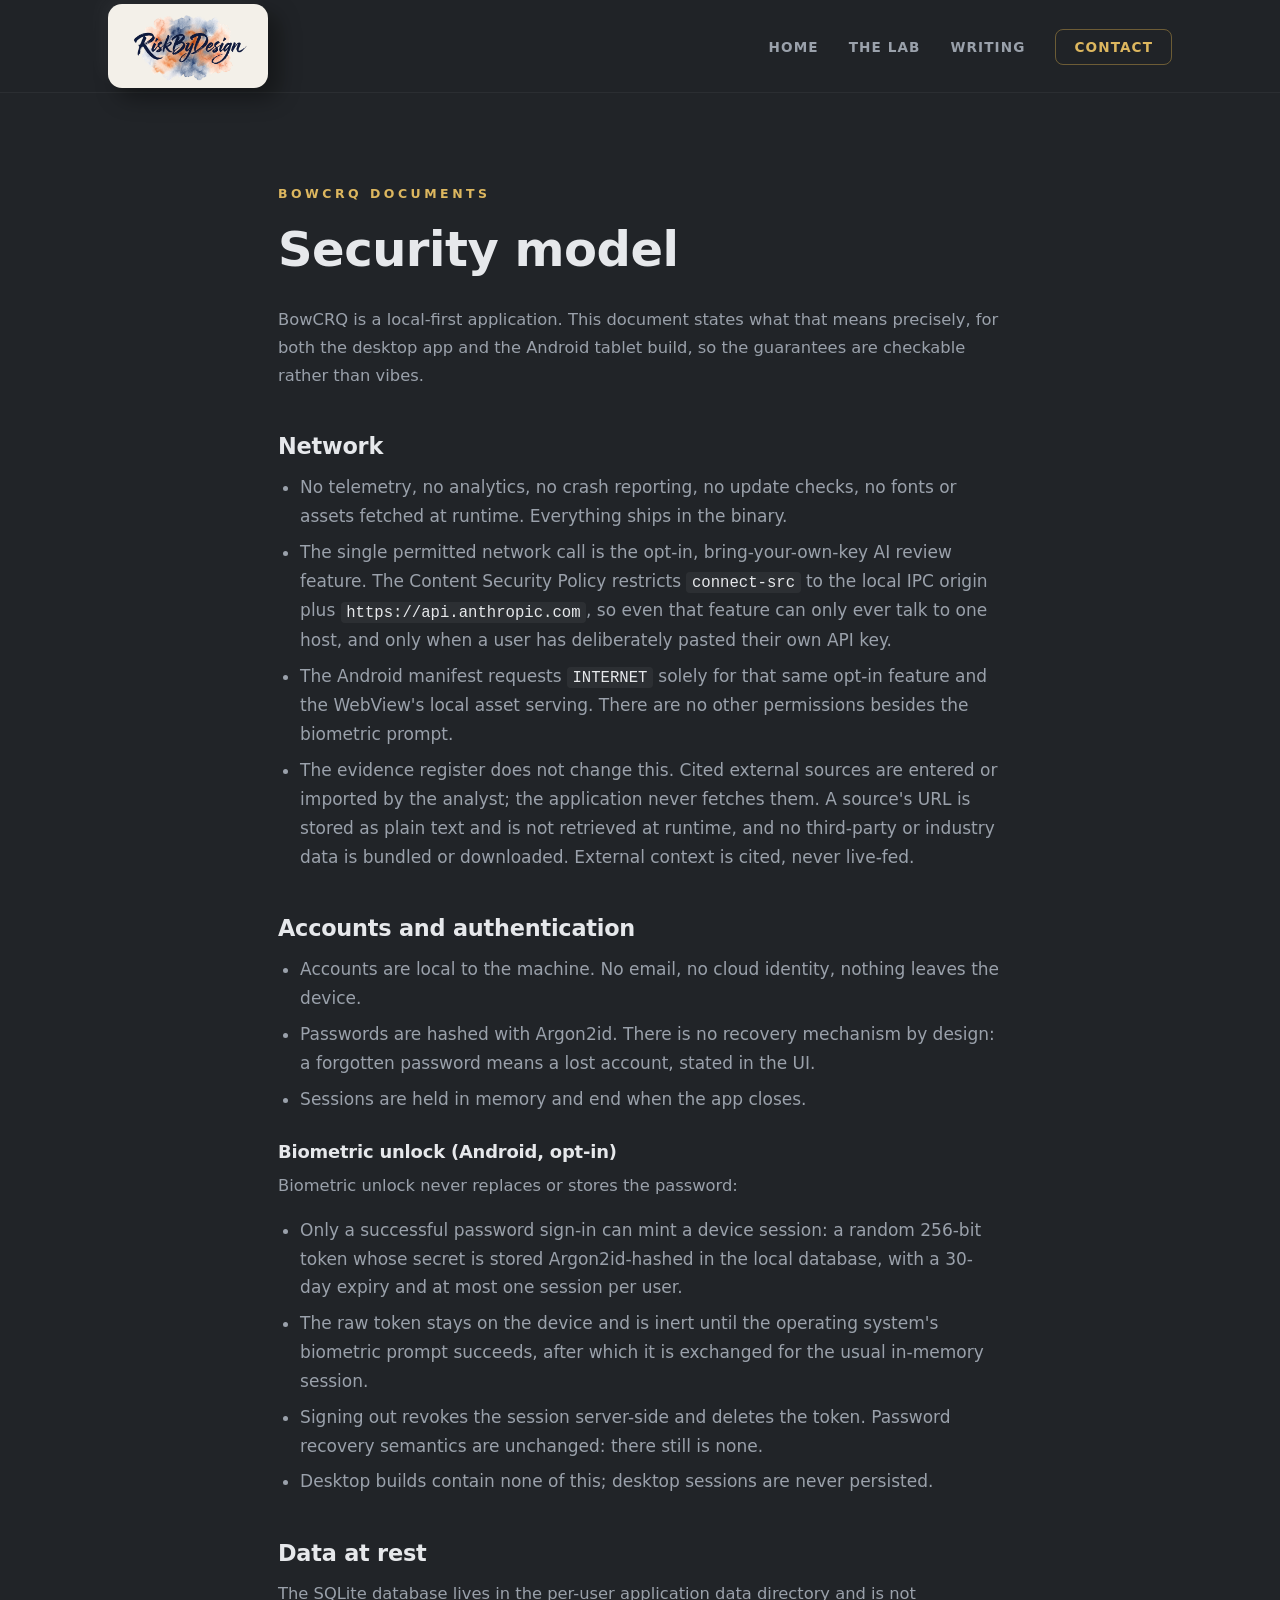
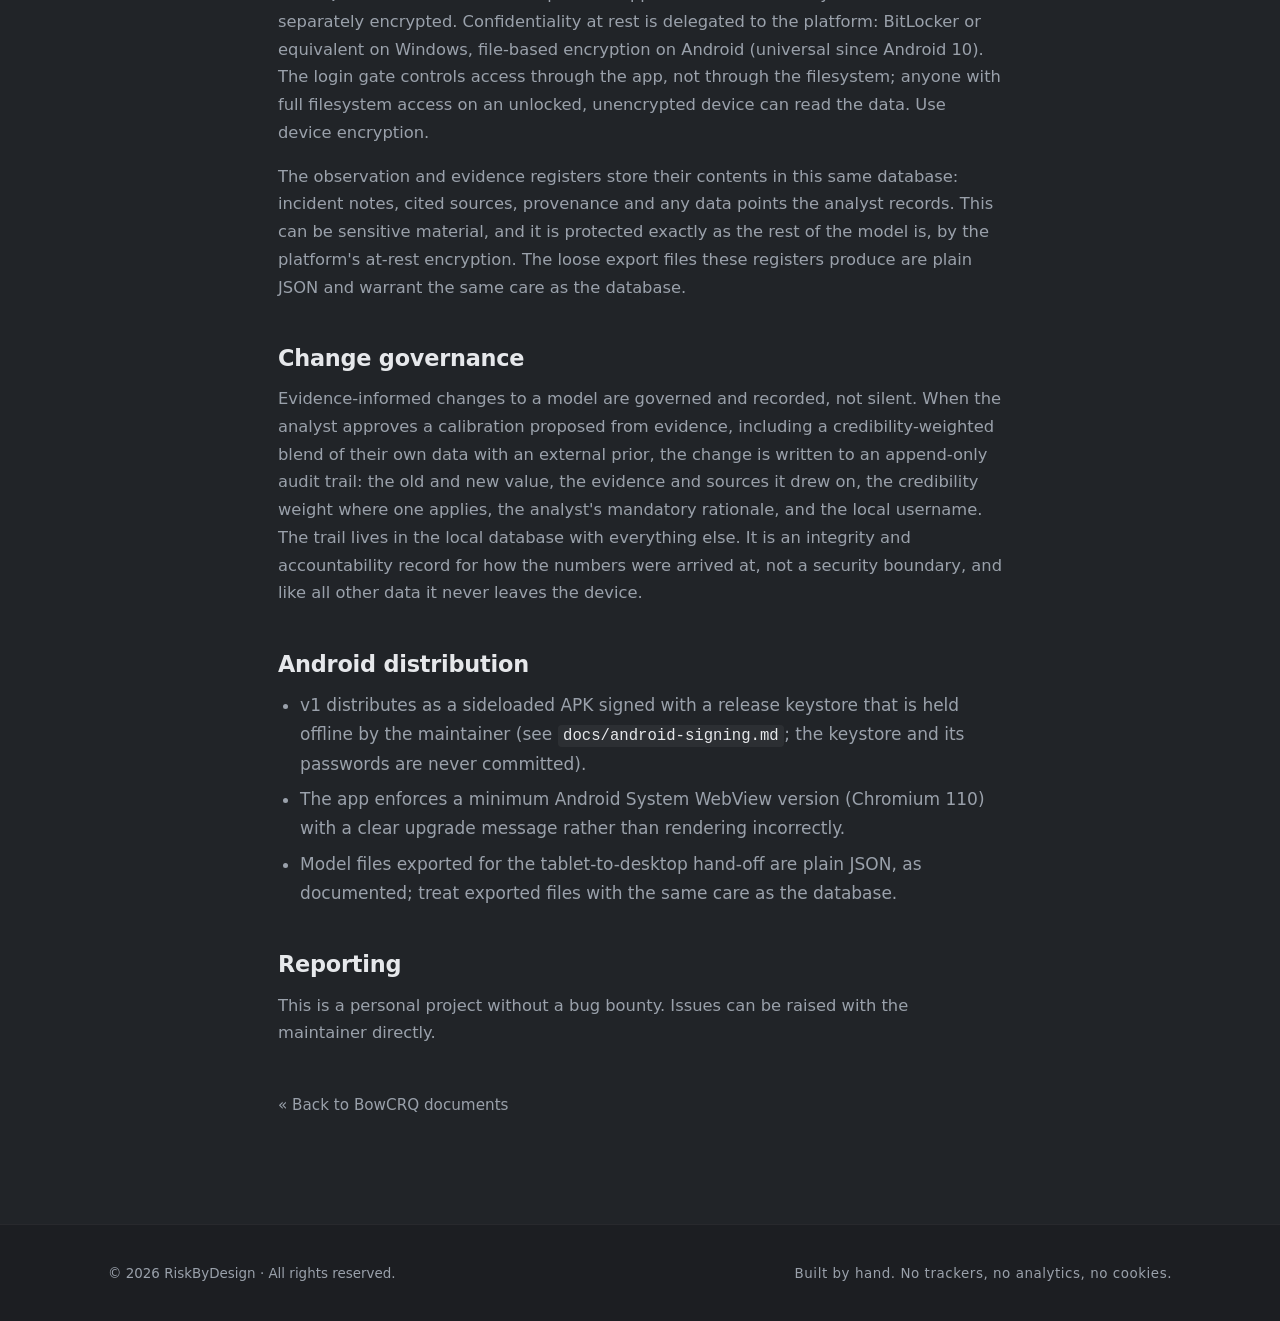
<file: bowcrq/security/index.html>
<!DOCTYPE html>
<html lang="en" class="no-js">
<head>
  <meta charset="UTF-8">
  <meta name="viewport" content="width=device-width, initial-scale=1.0">
  <title>Security model | BowCRQ | RiskByDesign</title>
  <meta name="description" content="BowCRQ security model: network posture, authentication, data at rest, change governance and Android distribution.">
  <meta name="robots" content="noindex, nofollow">
  <link rel="canonical" href="https://riskbydesign.net/bowcrq/security/">
  <meta name="theme-color" content="#212428">

  <link rel="icon" type="image/png" href="/assets/favicon.png">
  <link rel="stylesheet" href="/css/style.css">
</head>
<body>

  <a class="skip-link" href="#doc">Skip to content</a>

  <header class="site-header">
    <div class="container header-inner">
      <a class="brand" href="/">
        <span class="brand-plate"><img class="brand-logo" src="/assets/riskbydesign-logo.png" alt="RiskByDesign" width="132" height="72"></span>
      </a>

      <nav class="site-nav" aria-label="Main navigation">
        <button class="nav-toggle" aria-expanded="false" aria-controls="nav-menu">
          <span class="nav-toggle-bar"></span>
          <span class="nav-toggle-bar"></span>
          <span class="nav-toggle-bar"></span>
          <span class="visually-hidden">Menu</span>
        </button>
        <ul id="nav-menu" class="nav-menu">
          <li><a href="/">Home</a></li>
          <li><a href="/lab/">The Lab</a></li>
          <li><a href="/blog/">Writing</a></li>
          <li><a class="nav-contact" href="/#contact">Contact</a></li>
        </ul>
      </nav>
    </div>
  </header>

  <main>
    <article id="doc" class="section post">
      <div class="container container-narrow">
        <p class="eyebrow reveal"><a href="/bowcrq/">BowCRQ documents</a></p>
        <h1 class="post-title reveal">Security model</h1>

        <div class="post-body reveal">
          <p>BowCRQ is a local-first application. This document states what that means precisely, for both the desktop app and the Android tablet build, so the guarantees are checkable rather than vibes.</p>

          <h2>Network</h2>

          <ul><li>No telemetry, no analytics, no crash reporting, no update checks, no fonts or assets fetched at runtime. Everything ships in the binary.</li><li>The single permitted network call is the opt-in, bring-your-own-key AI review feature. The Content Security Policy restricts <code>connect-src</code> to the local IPC origin plus <code>https://api.anthropic.com</code>, so even that feature can only ever talk to one host, and only when a user has deliberately pasted their own API key.</li><li>The Android manifest requests <code>INTERNET</code> solely for that same opt-in feature and the WebView&#x27;s local asset serving. There are no other permissions besides the biometric prompt.</li><li>The evidence register does not change this. Cited external sources are entered or imported by the analyst; the application never fetches them. A source&#x27;s URL is stored as plain text and is not retrieved at runtime, and no third-party or industry data is bundled or downloaded. External context is cited, never live-fed.</li></ul>

          <h2>Accounts and authentication</h2>

          <ul><li>Accounts are local to the machine. No email, no cloud identity, nothing leaves the device.</li><li>Passwords are hashed with Argon2id. There is no recovery mechanism by design: a forgotten password means a lost account, stated in the UI.</li><li>Sessions are held in memory and end when the app closes.</li></ul>

          <h3>Biometric unlock (Android, opt-in)</h3>

          <p>Biometric unlock never replaces or stores the password:</p>

          <ul><li>Only a successful password sign-in can mint a device session: a random 256-bit token whose secret is stored Argon2id-hashed in the local database, with a 30-day expiry and at most one session per user.</li><li>The raw token stays on the device and is inert until the operating system&#x27;s biometric prompt succeeds, after which it is exchanged for the usual in-memory session.</li><li>Signing out revokes the session server-side and deletes the token. Password recovery semantics are unchanged: there still is none.</li><li>Desktop builds contain none of this; desktop sessions are never persisted.</li></ul>

          <h2>Data at rest</h2>

          <p>The SQLite database lives in the per-user application data directory and is not separately encrypted. Confidentiality at rest is delegated to the platform: BitLocker or equivalent on Windows, file-based encryption on Android (universal since Android 10). The login gate controls access through the app, not through the filesystem; anyone with full filesystem access on an unlocked, unencrypted device can read the data. Use device encryption.</p>

          <p>The observation and evidence registers store their contents in this same database: incident notes, cited sources, provenance and any data points the analyst records. This can be sensitive material, and it is protected exactly as the rest of the model is, by the platform&#x27;s at-rest encryption. The loose export files these registers produce are plain JSON and warrant the same care as the database.</p>

          <h2>Change governance</h2>

          <p>Evidence-informed changes to a model are governed and recorded, not silent. When the analyst approves a calibration proposed from evidence, including a credibility-weighted blend of their own data with an external prior, the change is written to an append-only audit trail: the old and new value, the evidence and sources it drew on, the credibility weight where one applies, the analyst&#x27;s mandatory rationale, and the local username. The trail lives in the local database with everything else. It is an integrity and accountability record for how the numbers were arrived at, not a security boundary, and like all other data it never leaves the device.</p>

          <h2>Android distribution</h2>

          <ul><li>v1 distributes as a sideloaded APK signed with a release keystore that is held offline by the maintainer (see <code>docs/android-signing.md</code>; the keystore and its passwords are never committed).</li><li>The app enforces a minimum Android System WebView version (Chromium 110) with a clear upgrade message rather than rendering incorrectly.</li><li>Model files exported for the tablet-to-desktop hand-off are plain JSON, as documented; treat exported files with the same care as the database.</li></ul>

          <h2>Reporting</h2>

          <p>This is a personal project without a bug bounty. Issues can be raised with the maintainer directly.</p>
        </div>

        <p class="post-back"><a href="/bowcrq/">&laquo; Back to BowCRQ documents</a></p>
      </div>
    </article>
  </main>

  <footer class="site-footer">
    <div class="container footer-inner">
      <p>&copy; <span id="year">2026</span> RiskByDesign &middot; All rights reserved.</p>
      <p class="footer-note">Built by hand. No trackers, no analytics, no cookies.</p>
    </div>
  </footer>

  <script src="/js/main.js"></script>
</body>
</html>
</file>
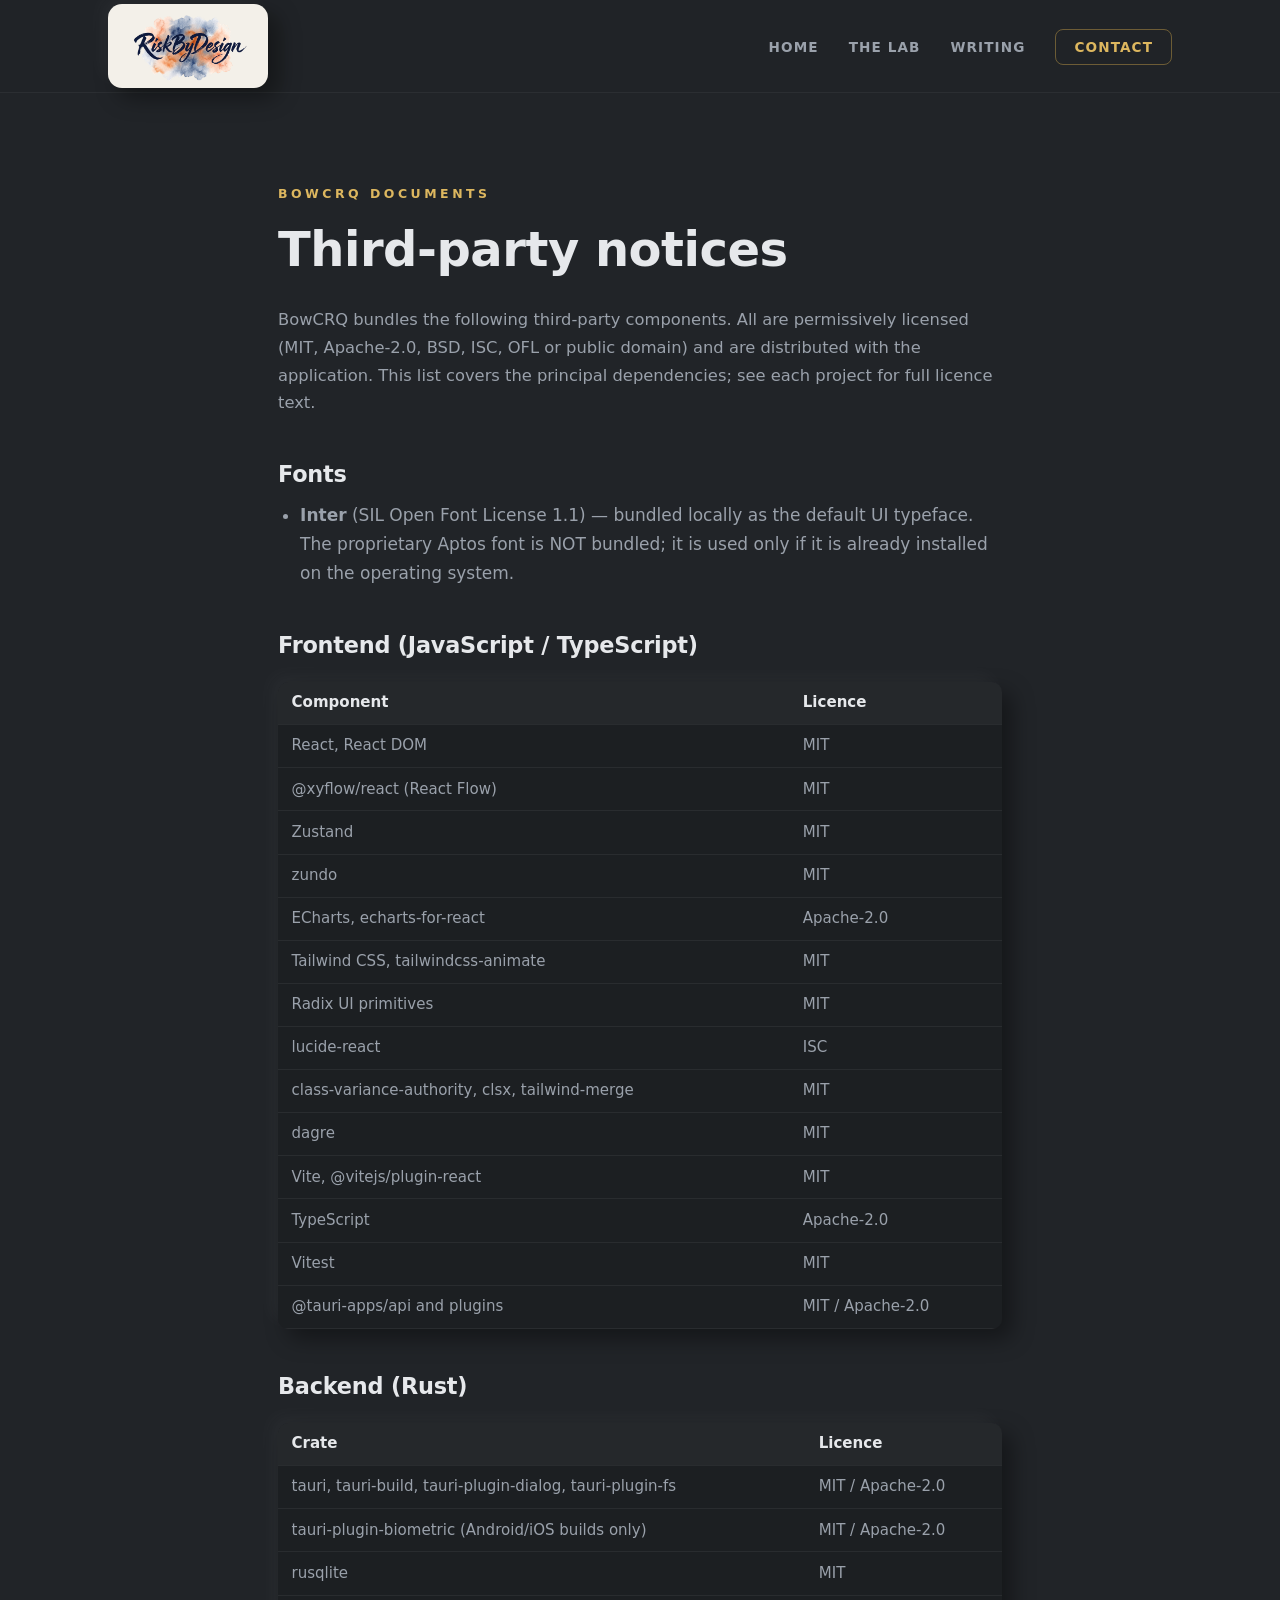
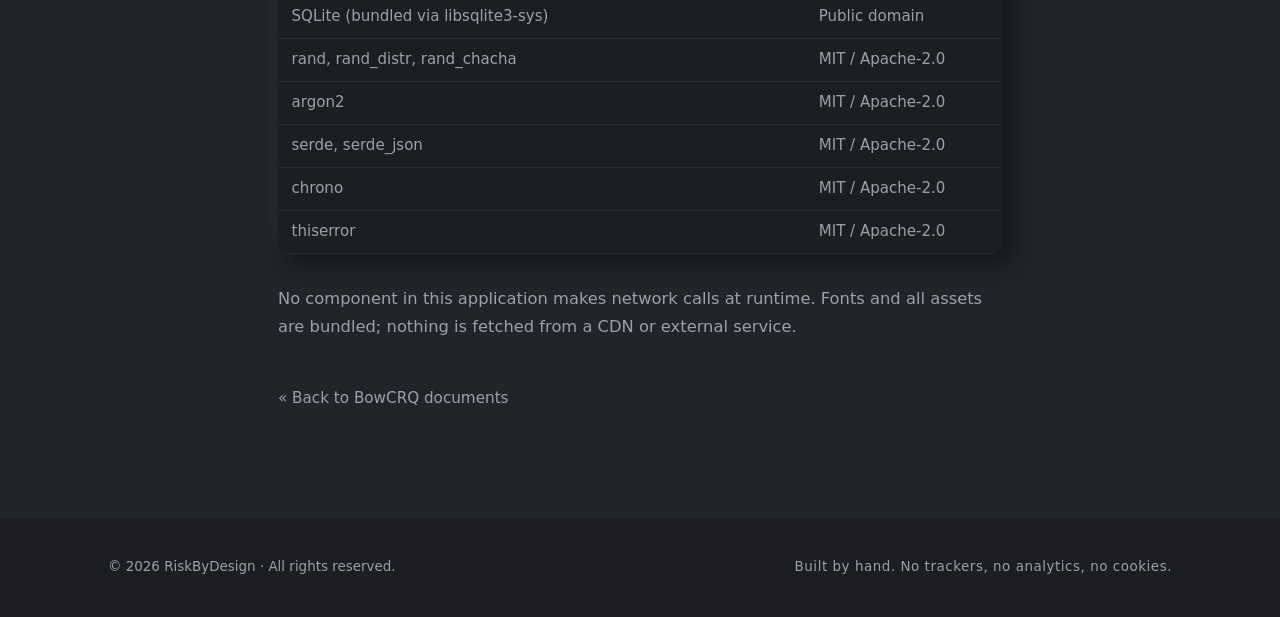
<file: bowcrq/third-party-notices/index.html>
<!DOCTYPE html>
<html lang="en" class="no-js">
<head>
  <meta charset="UTF-8">
  <meta name="viewport" content="width=device-width, initial-scale=1.0">
  <title>Third-party notices | BowCRQ | RiskByDesign</title>
  <meta name="description" content="Third-party components bundled in BowCRQ, with licence summaries.">
  <meta name="robots" content="noindex, nofollow">
  <link rel="canonical" href="https://riskbydesign.net/bowcrq/third-party-notices/">
  <meta name="theme-color" content="#212428">

  <link rel="icon" type="image/png" href="/assets/favicon.png">
  <link rel="stylesheet" href="/css/style.css">
</head>
<body>

  <a class="skip-link" href="#doc">Skip to content</a>

  <header class="site-header">
    <div class="container header-inner">
      <a class="brand" href="/">
        <span class="brand-plate"><img class="brand-logo" src="/assets/riskbydesign-logo.png" alt="RiskByDesign" width="132" height="72"></span>
      </a>

      <nav class="site-nav" aria-label="Main navigation">
        <button class="nav-toggle" aria-expanded="false" aria-controls="nav-menu">
          <span class="nav-toggle-bar"></span>
          <span class="nav-toggle-bar"></span>
          <span class="nav-toggle-bar"></span>
          <span class="visually-hidden">Menu</span>
        </button>
        <ul id="nav-menu" class="nav-menu">
          <li><a href="/">Home</a></li>
          <li><a href="/lab/">The Lab</a></li>
          <li><a href="/blog/">Writing</a></li>
          <li><a class="nav-contact" href="/#contact">Contact</a></li>
        </ul>
      </nav>
    </div>
  </header>

  <main>
    <article id="doc" class="section post">
      <div class="container container-narrow">
        <p class="eyebrow reveal"><a href="/bowcrq/">BowCRQ documents</a></p>
        <h1 class="post-title reveal">Third-party notices</h1>

        <div class="post-body reveal">
          <p>BowCRQ bundles the following third-party components. All are permissively licensed (MIT, Apache-2.0, BSD, ISC, OFL or public domain) and are distributed with the application. This list covers the principal dependencies; see each project for full licence text.</p>

          <h2>Fonts</h2>

          <ul><li><strong>Inter</strong> (SIL Open Font License 1.1) — bundled locally as the default UI typeface. The proprietary Aptos font is NOT bundled; it is used only if it is already installed on the operating system.</li></ul>

          <h2>Frontend (JavaScript / TypeScript)</h2>

          <div class="doc-table-wrap"><table class="doc-table"><thead><tr><th>Component</th><th>Licence</th></tr></thead><tbody><tr><td>React, React DOM</td><td>MIT</td></tr><tr><td>@xyflow/react (React Flow)</td><td>MIT</td></tr><tr><td>Zustand</td><td>MIT</td></tr><tr><td>zundo</td><td>MIT</td></tr><tr><td>ECharts, echarts-for-react</td><td>Apache-2.0</td></tr><tr><td>Tailwind CSS, tailwindcss-animate</td><td>MIT</td></tr><tr><td>Radix UI primitives</td><td>MIT</td></tr><tr><td>lucide-react</td><td>ISC</td></tr><tr><td>class-variance-authority, clsx, tailwind-merge</td><td>MIT</td></tr><tr><td>dagre</td><td>MIT</td></tr><tr><td>Vite, @vitejs/plugin-react</td><td>MIT</td></tr><tr><td>TypeScript</td><td>Apache-2.0</td></tr><tr><td>Vitest</td><td>MIT</td></tr><tr><td>@tauri-apps/api and plugins</td><td>MIT / Apache-2.0</td></tr></tbody></table></div>

          <h2>Backend (Rust)</h2>

          <div class="doc-table-wrap"><table class="doc-table"><thead><tr><th>Crate</th><th>Licence</th></tr></thead><tbody><tr><td>tauri, tauri-build, tauri-plugin-dialog, tauri-plugin-fs</td><td>MIT / Apache-2.0</td></tr><tr><td>tauri-plugin-biometric (Android/iOS builds only)</td><td>MIT / Apache-2.0</td></tr><tr><td>rusqlite</td><td>MIT</td></tr><tr><td>SQLite (bundled via libsqlite3-sys)</td><td>Public domain</td></tr><tr><td>rand, rand_distr, rand_chacha</td><td>MIT / Apache-2.0</td></tr><tr><td>argon2</td><td>MIT / Apache-2.0</td></tr><tr><td>serde, serde_json</td><td>MIT / Apache-2.0</td></tr><tr><td>chrono</td><td>MIT / Apache-2.0</td></tr><tr><td>thiserror</td><td>MIT / Apache-2.0</td></tr></tbody></table></div>

          <p>No component in this application makes network calls at runtime. Fonts and all assets are bundled; nothing is fetched from a CDN or external service.</p>
        </div>

        <p class="post-back"><a href="/bowcrq/">&laquo; Back to BowCRQ documents</a></p>
      </div>
    </article>
  </main>

  <footer class="site-footer">
    <div class="container footer-inner">
      <p>&copy; <span id="year">2026</span> RiskByDesign &middot; All rights reserved.</p>
      <p class="footer-note">Built by hand. No trackers, no analytics, no cookies.</p>
    </div>
  </footer>

  <script src="/js/main.js"></script>
</body>
</html>
</file>
<file: css/style.css>
/* ==========================================================================
   RiskByDesign - site stylesheet
   Dark charcoal portfolio with soft raised cards and a brass-gold accent.
   No external fonts, no dependencies.
   ========================================================================== */

:root {
  /* charcoal surfaces */
  --bg: #212428;
  --bg-deep: #1c1e22;
  --card-top: #26292e;
  --card-bottom: #1e2125;
  --border: rgba(255, 255, 255, 0.05);

  /* soft dual shadows for the raised-card look */
  --shadow-out: 10px 10px 22px rgba(0, 0, 0, 0.38), -8px -8px 18px rgba(255, 255, 255, 0.035);
  --shadow-hover: 14px 14px 28px rgba(0, 0, 0, 0.45), -10px -10px 22px rgba(255, 255, 255, 0.04);

  /* text */
  --text: #e6e8eb;
  --muted: #9aa1ab;

  /* brass gold, from the logo's dot */
  --accent: #c9a24b;
  --accent-bright: #ddb75f;
  --accent-bg: rgba(201, 162, 75, 0.09);

  --font-body: "Aptos", "Aptos Display", "Segoe UI Variable Text", "Segoe UI", system-ui, -apple-system, Roboto, Helvetica, Arial, sans-serif;

  --max-width: 1120px;
  --radius: 10px;
}

/* ---------- reset & base ---------- */

*, *::before, *::after { box-sizing: border-box; }

html {
  scroll-behavior: smooth;
  -webkit-text-size-adjust: 100%;
}

body {
  margin: 0;
  background: var(--bg);
  color: var(--text);
  font-family: var(--font-body);
  font-size: 17px;
  line-height: 1.7;
}

img { max-width: 100%; display: block; }

h1, h2, h3 {
  line-height: 1.15;
  margin: 0 0 0.6em;
  font-weight: 700;
  letter-spacing: -0.01em;
}
h1 { font-size: clamp(2.3rem, 5vw, 3.5rem); font-weight: 800; }
h2 { font-size: clamp(1.7rem, 3.5vw, 2.4rem); }
h3 { font-size: 1.22rem; }

p { margin: 0 0 1em; }

a { color: var(--accent-bright); text-decoration: none; }
a:hover { text-decoration: underline; text-underline-offset: 3px; }

::selection { background: var(--accent); color: #211d10; }

:focus-visible {
  outline: 2px solid var(--accent);
  outline-offset: 3px;
  border-radius: 3px;
}

.container {
  max-width: var(--max-width);
  margin: 0 auto;
  padding: 0 28px;
}

.container-narrow { max-width: 780px; }

.visually-hidden {
  position: absolute;
  width: 1px; height: 1px;
  margin: -1px; padding: 0;
  overflow: hidden;
  clip: rect(0 0 0 0);
  white-space: nowrap;
  border: 0;
}

.skip-link {
  position: absolute;
  left: -9999px;
  top: 0;
  background: var(--accent);
  color: #211d10;
  padding: 10px 16px;
  z-index: 100;
  border-radius: 0 0 var(--radius) 0;
}
.skip-link:focus { left: 0; }

/* ---------- header ---------- */

.site-header {
  position: sticky;
  top: 0;
  z-index: 50;
  background: rgba(33, 36, 40, 0.92);
  backdrop-filter: blur(10px);
  border-bottom: 1px solid var(--border);
}

.header-inner {
  display: flex;
  align-items: center;
  justify-content: space-between;
  min-height: 92px;
  gap: 16px;
}

.brand {
  display: inline-flex;
  align-items: center;
  gap: 12px;
  color: var(--text);
}
.brand:hover { text-decoration: none; }

.brand-plate {
  display: inline-flex;
  align-items: center;
  background: #f3f0e9;
  padding: 6px 14px;
  border-radius: 14px;
  box-shadow: var(--shadow-out);
  flex-shrink: 0;
}
.brand-logo {
  display: block;
  height: 72px;
  width: auto;
}

.nav-menu {
  display: flex;
  align-items: center;
  gap: 30px;
  list-style: none;
  margin: 0;
  padding: 0;
}

.nav-menu a {
  color: var(--muted);
  font-size: 0.85rem;
  font-weight: 600;
  letter-spacing: 0.08em;
  text-transform: uppercase;
}
.nav-menu a:hover { color: var(--accent-bright); text-decoration: none; }

.nav-contact {
  color: var(--accent-bright) !important;
  border: 1px solid rgba(201, 162, 75, 0.45);
  padding: 9px 18px;
  border-radius: 8px;
  transition: background 0.15s ease, color 0.15s ease;
}
.nav-contact:hover {
  background: var(--accent);
  color: #211d10 !important;
}

.nav-toggle {
  display: none;
  flex-direction: column;
  gap: 5px;
  background: none;
  border: 1px solid var(--border);
  border-radius: 8px;
  padding: 11px;
  cursor: pointer;
}
.nav-toggle-bar {
  width: 20px;
  height: 2px;
  background: var(--text);
  transition: transform 0.2s ease, opacity 0.2s ease;
}
.nav-toggle[aria-expanded="true"] .nav-toggle-bar:nth-child(1) { transform: translateY(7px) rotate(45deg); }
.nav-toggle[aria-expanded="true"] .nav-toggle-bar:nth-child(2) { opacity: 0; }
.nav-toggle[aria-expanded="true"] .nav-toggle-bar:nth-child(3) { transform: translateY(-7px) rotate(-45deg); }

/* ---------- hero ---------- */

.hero {
  padding: 90px 0 100px;
}

.hero-grid {
  display: grid;
  grid-template-columns: 1fr;
  gap: 64px;
  align-items: center;
}

.eyebrow {
  font-size: 0.78rem;
  font-weight: 700;
  letter-spacing: 0.28em;
  text-transform: uppercase;
  color: var(--accent);
  margin-bottom: 18px;
}

.accent { color: var(--accent-bright); }

.hero-lede {
  max-width: 560px;
  color: var(--muted);
  font-size: 1.08rem;
  margin: 22px 0 44px;
}

/* find with me / core focus */

.hero-meta {
  display: flex;
  flex-wrap: wrap;
  gap: 48px;
}

.meta-label {
  font-size: 0.74rem;
  font-weight: 700;
  letter-spacing: 0.22em;
  text-transform: uppercase;
  color: var(--muted);
  margin-bottom: 14px;
}

.tile-row { display: flex; gap: 16px; }

.tile {
  display: inline-flex;
  align-items: center;
  justify-content: center;
  width: 58px;
  height: 58px;
  border-radius: 12px;
  background: linear-gradient(145deg, var(--card-top), var(--card-bottom));
  box-shadow: var(--shadow-out);
  color: var(--muted);
  transition: color 0.2s ease, transform 0.2s ease, box-shadow 0.2s ease;
}
a.tile:hover {
  color: var(--accent-bright);
  transform: translateY(-3px);
  box-shadow: var(--shadow-hover);
  text-decoration: none;
}
.tile-static { color: var(--accent); cursor: default; }

/* ---------- sections ---------- */

.section { padding: 90px 0; }

.section-lede {
  color: var(--muted);
  max-width: 640px;
  margin-bottom: 48px;
}

section[id] { scroll-margin-top: 90px; }

/* ---------- what i do ---------- */

.services {
  display: grid;
  grid-template-columns: repeat(auto-fit, minmax(280px, 1fr));
  gap: 28px;
  margin-top: 44px;
}

.service {
  background: linear-gradient(145deg, var(--card-top), var(--card-bottom));
  border-radius: var(--radius);
  box-shadow: var(--shadow-out);
  padding: 36px 30px;
  transition: transform 0.2s ease, box-shadow 0.2s ease;
}
.service:hover {
  transform: translateY(-5px);
  box-shadow: var(--shadow-hover);
}

.service-icon {
  display: inline-flex;
  color: var(--accent);
  margin-bottom: 20px;
}

.service h3 { margin-bottom: 10px; }
.service p { color: var(--muted); font-size: 0.95rem; margin: 0; }

/* ---------- work cards ---------- */

.cards {
  display: grid;
  grid-template-columns: repeat(auto-fit, minmax(300px, 1fr));
  gap: 28px;
}

.card-logo {
  align-self: center;
  width: 240px;
  max-width: 84%;
  height: auto;
  aspect-ratio: 1 / 1;
  margin: 6px 0 14px;
  background: #f3f0e9;
  border-radius: 18px;
  padding: 20px;
  object-fit: contain;
  box-shadow: var(--shadow-out);
}

.card-badges {
  align-self: center;
  margin-bottom: 10px;
}

.card {
  display: flex;
  flex-direction: column;
  background: linear-gradient(145deg, var(--card-top), var(--card-bottom));
  border-radius: var(--radius);
  box-shadow: var(--shadow-out);
  padding: 34px;
  transition: transform 0.2s ease, box-shadow 0.2s ease;
}
.card:hover {
  transform: translateY(-5px);
  box-shadow: var(--shadow-hover);
}

.card-head {
  display: flex;
  align-items: flex-start;
  justify-content: space-between;
  gap: 12px;
  margin-bottom: 4px;
}
.card-head h3 { margin-bottom: 0; font-size: 1.35rem; }

.badges { display: flex; gap: 8px; flex-shrink: 0; }

.badge {
  font-size: 0.7rem;
  font-weight: 700;
  letter-spacing: 0.06em;
  text-transform: uppercase;
  color: var(--muted);
  border: 1px solid rgba(255, 255, 255, 0.12);
  border-radius: 999px;
  padding: 4px 12px;
  white-space: nowrap;
}

.badge-accent {
  color: var(--accent-bright);
  border-color: rgba(201, 162, 75, 0.45);
  background: var(--accent-bg);
}

.card-desc { color: var(--muted); margin-top: 14px; }

.feature-list {
  list-style: none;
  margin: 0 0 22px;
  padding: 0;
}
.feature-list li {
  position: relative;
  padding-left: 24px;
  margin-bottom: 9px;
  font-size: 0.95rem;
}
.feature-list li::before {
  content: "";
  position: absolute;
  left: 2px;
  top: 0.62em;
  width: 7px;
  height: 7px;
  border-radius: 2px;
  background: var(--accent);
  transform: rotate(45deg);
}

.tags {
  list-style: none;
  display: flex;
  flex-wrap: wrap;
  gap: 8px;
  margin: 0 0 28px;
  padding: 0;
}
.tags li {
  font-size: 0.74rem;
  font-weight: 600;
  letter-spacing: 0.03em;
  color: var(--muted);
  background: var(--bg-deep);
  border-radius: 6px;
  padding: 4px 11px;
}

.card-actions {
  margin-top: auto;
  display: flex;
  align-items: center;
  flex-wrap: wrap;
  gap: 16px;
}

.price-note {
  font-size: 0.82rem;
  font-weight: 600;
  letter-spacing: 0.04em;
  text-transform: uppercase;
  color: var(--muted);
}

/* ---------- buttons ---------- */

.btn {
  display: inline-flex;
  align-items: center;
  gap: 8px;
  padding: 13px 26px;
  border-radius: 8px;
  font-size: 0.85rem;
  font-weight: 700;
  letter-spacing: 0.06em;
  text-transform: uppercase;
  transition: transform 0.12s ease, background 0.15s ease, color 0.15s ease, box-shadow 0.15s ease;
}
.btn:hover { text-decoration: none; transform: translateY(-2px); }

.btn-primary {
  background: linear-gradient(145deg, var(--card-top), var(--card-bottom));
  color: var(--accent-bright);
  box-shadow: var(--shadow-out);
}
.btn-primary:hover {
  background: var(--accent);
  color: #211d10;
}

.btn-ghost {
  border: 1px solid rgba(255, 255, 255, 0.14);
  color: var(--text);
}
.btn-ghost:hover { border-color: var(--accent); color: var(--accent-bright); }

/* ---------- contact ---------- */

.contact-grid {
  display: grid;
  grid-template-columns: repeat(auto-fit, minmax(250px, 1fr));
  gap: 24px;
}

.contact-card {
  display: flex;
  flex-direction: column;
  gap: 7px;
  background: linear-gradient(145deg, var(--card-top), var(--card-bottom));
  border-radius: var(--radius);
  box-shadow: var(--shadow-out);
  padding: 28px 30px;
  color: var(--text);
  transition: transform 0.2s ease, box-shadow 0.2s ease;
}
.contact-card:hover {
  transform: translateY(-4px);
  box-shadow: var(--shadow-hover);
  text-decoration: none;
}

.contact-label {
  font-size: 0.72rem;
  font-weight: 700;
  letter-spacing: 0.22em;
  text-transform: uppercase;
  color: var(--accent);
}

.contact-value {
  font-size: 0.95rem;
  color: var(--muted);
  word-break: break-all;
}

/* ---------- writing / blog ---------- */

.post-title { font-size: clamp(2rem, 4.5vw, 3rem); }

.post-meta {
  font-size: 0.78rem;
  font-weight: 700;
  letter-spacing: 0.14em;
  text-transform: uppercase;
  color: var(--muted);
  margin-bottom: 2.2em;
}

.post-lede {
  font-size: 1.15rem;
  color: var(--text);
}

.post-body p { color: var(--muted); font-size: 1.02rem; }
.post-body .post-lede { color: var(--text); }
.post-body h2 {
  color: var(--text);
  font-size: 1.4rem;
  margin: 2em 0 0.6em;
}
.post-body ul { color: var(--muted); padding-left: 1.3em; margin: 0 0 1em; }
.post-body li { margin-bottom: 0.4em; }
.post-body a { text-decoration: underline; text-underline-offset: 3px; }
.post-body h3 {
  color: var(--text);
  font-size: 1.12rem;
  margin: 1.6em 0 0.5em;
}
.post-body code {
  font-family: ui-monospace, "Cascadia Mono", "Consolas", monospace;
  font-size: 0.92em;
  background: rgba(255,255,255,0.05);
  padding: 0.1em 0.35em;
  border-radius: 4px;
  color: var(--text);
}
.post-body hr {
  border: 0;
  border-top: 1px solid rgba(255,255,255,0.08);
  margin: 2.4em 0;
}
.doc-table-wrap {
  overflow-x: auto;
  margin: 1.4em 0 1.8em;
  border-radius: var(--radius);
  box-shadow: var(--shadow-out);
}
.doc-table {
  width: 100%;
  border-collapse: collapse;
  font-size: 0.94rem;
  color: var(--muted);
  background: rgba(0,0,0,0.15);
}
.doc-table th,
.doc-table td {
  text-align: left;
  padding: 0.55em 0.9em;
  border-bottom: 1px solid rgba(255,255,255,0.06);
  vertical-align: top;
}
.doc-table th {
  color: var(--text);
  font-weight: 600;
  background: rgba(255,255,255,0.04);
  position: sticky;
  top: 0;
}
.doc-table tbody tr:hover td { background: rgba(255,255,255,0.03); }
.doc-table code { background: transparent; padding: 0; }
.post-back {
  margin-top: 3em;
  font-size: 0.95rem;
}
.post-back a { color: var(--muted); text-decoration: none; }
.post-back a:hover { color: var(--accent); }
.doc-list {
  list-style: none;
  padding: 0;
  margin: 1.4em 0 0;
  display: grid;
  gap: 14px;
}
.doc-list li {
  display: block;
  padding: 1em 1.2em;
  background: rgba(0,0,0,0.15);
  border-radius: var(--radius);
  box-shadow: var(--shadow-out);
}
.doc-list a { text-decoration: none; color: var(--text); }
.doc-list a:hover strong { color: var(--accent); }
.doc-list strong { display: block; margin-bottom: 0.3em; font-size: 1.05rem; }
.doc-list span { display: block; color: var(--muted); font-size: 0.95rem; }

.post-figure {
  margin: 2.4em 0;
}
.post-figure img {
  width: 100%;
  height: auto;
  border-radius: var(--radius);
  box-shadow: var(--shadow-out);
  display: block;
}
.post-figure a { display: block; }
.post-figure figcaption {
  margin-top: 0.9em;
  font-size: 0.85rem;
  color: var(--muted);
  text-align: center;
  line-height: 1.5;
}

.post-list { display: grid; gap: 24px; }

.post-card { color: var(--text); }
.post-card:hover { text-decoration: none; }
.post-card .post-meta { margin-bottom: 0.8em; }
.post-card h2 { font-size: 1.35rem; margin-bottom: 0.4em; }

.post-readmore {
  margin-top: 14px;
  font-size: 0.82rem;
  font-weight: 700;
  letter-spacing: 0.08em;
  text-transform: uppercase;
  color: var(--accent-bright);
}

/* related reading (internal linking / SEO) */

.post-related {
  margin-top: 3.5em;
  padding-top: 2em;
  border-top: 1px solid var(--border);
}
.post-related h2 {
  font-size: 1.1rem;
  letter-spacing: 0.02em;
  margin-bottom: 1em;
}
.related-list {
  display: grid;
  gap: 14px;
}
.related-item {
  display: flex;
  flex-direction: column;
  gap: 4px;
  background: linear-gradient(145deg, var(--card-top), var(--card-bottom));
  border-radius: var(--radius);
  box-shadow: var(--shadow-out);
  padding: 18px 22px;
  color: var(--text);
  transition: transform 0.2s ease, box-shadow 0.2s ease;
}
.related-item:hover {
  transform: translateY(-2px);
  box-shadow: var(--shadow-hover);
  text-decoration: none;
}
.related-kicker {
  font-size: 0.68rem;
  font-weight: 700;
  letter-spacing: 0.16em;
  text-transform: uppercase;
  color: var(--accent);
}
.related-item strong { font-weight: 700; }
.related-item span.related-desc { color: var(--muted); font-size: 0.9rem; }

/* ---------- the lab (product detail page) ---------- */

.lab-intro { padding-bottom: 0; }

.lab-stack {
  display: flex;
  flex-direction: column;
  gap: 36px;
  padding-bottom: 88px;
}

.lab-product {
  background: linear-gradient(145deg, var(--card-top), var(--card-bottom));
  border-radius: var(--radius);
  box-shadow: var(--shadow-out);
  padding: 44px;
  scroll-margin-top: 100px;
}

.lab-head {
  display: flex;
  align-items: center;
  gap: 16px;
  flex-wrap: wrap;
  margin-bottom: 14px;
}
.lab-head h2 { margin: 0; font-size: 1.8rem; }
.lab-head .badges { margin-left: auto; }
.lab-logo {
  width: 128px;
  height: 128px;
  border-radius: 20px;
  background: #f3f0e9;
  padding: 14px;
  object-fit: contain;
  box-shadow: var(--shadow-out);
  flex-shrink: 0;
}

.lab-lede { color: var(--text); font-size: 1.08rem; margin: 0 0 30px; }

.lab-figure { margin: 0 0 34px; }
.lab-figure a { display: block; }
.lab-figure img {
  width: 100%;
  height: auto;
  border-radius: var(--radius);
  box-shadow: 0 10px 24px rgba(0, 0, 0, 0.35);
}

.lab-features {
  display: grid;
  grid-template-columns: repeat(auto-fit, minmax(250px, 1fr));
  gap: 26px 34px;
  margin: 0 0 34px;
}
.lab-feature h3 {
  font-size: 1.02rem;
  margin: 0 0 7px;
  display: flex;
  align-items: center;
  gap: 10px;
}
.lab-feature h3::before {
  content: "";
  width: 8px; height: 8px;
  border-radius: 2px;
  background: var(--accent);
  transform: rotate(45deg);
  flex-shrink: 0;
}
.lab-feature p { color: var(--muted); font-size: 0.93rem; margin: 0; line-height: 1.6; }

.lab-product .tags { margin: 0 0 30px; }
.lab-product .tags li { background: var(--bg-deep); }

.lab-actions {
  display: flex;
  align-items: center;
  flex-wrap: wrap;
  gap: 16px 20px;
  padding-top: 30px;
  border-top: 1px solid var(--border);
}

.lab-readmore {
  margin: 22px 0 0;
  font-size: 0.92rem;
  color: var(--muted);
  line-height: 1.6;
}
.lab-readmore a {
  color: var(--accent-bright);
  text-decoration: underline;
  text-underline-offset: 3px;
}

.section-cta {
  margin-top: 8px;
  text-align: center;
}

.card-more {
  font-size: 0.82rem;
  font-weight: 700;
  letter-spacing: 0.04em;
  text-transform: uppercase;
  color: var(--accent-bright);
  text-decoration: none;
}
.card-more:hover { text-decoration: underline; text-underline-offset: 3px; }

/* ---------- footer ---------- */

.site-footer {
  border-top: 1px solid var(--border);
  padding: 38px 0;
  background: var(--bg-deep);
}

.footer-inner {
  display: flex;
  flex-wrap: wrap;
  justify-content: space-between;
  gap: 12px;
}

.site-footer p {
  margin: 0;
  font-size: 0.84rem;
  color: var(--muted);
}

.footer-note { letter-spacing: 0.04em; }

/* ---------- reveal animation ---------- */

.reveal {
  opacity: 0;
  transform: translateY(14px);
  transition: opacity 0.55s ease, transform 0.55s ease;
}
.reveal.is-visible {
  opacity: 1;
  transform: none;
}

/* if JS is disabled or user prefers less motion, show everything */
.no-js .reveal,
.no-observer .reveal { opacity: 1; transform: none; }

@media (prefers-reduced-motion: reduce) {
  html { scroll-behavior: auto; }
  .reveal { opacity: 1; transform: none; transition: none; }
  .btn:hover, .card:hover, .service:hover, .contact-card:hover, a.tile:hover { transform: none; }
}

/* ---------- responsive ---------- */

@media (max-width: 860px) {
  .hero-grid {
    gap: 44px;
  }
}

@media (max-width: 720px) {
  .section { padding: 64px 0; }
  .hero { padding: 56px 0 64px; }

  .nav-toggle { display: flex; }

  .nav-menu {
    display: none;
    position: absolute;
    top: 100%;
    left: 0;
    right: 0;
    flex-direction: column;
    align-items: stretch;
    gap: 0;
    background: var(--bg-deep);
    border-bottom: 1px solid var(--border);
    padding: 8px 0;
  }
  .nav-menu.is-open { display: flex; }
  .nav-menu li a {
    display: block;
    padding: 14px 28px;
  }
  .nav-contact { border: none; }

  .cards { grid-template-columns: 1fr; }
  .hero-meta { gap: 32px; }
}
</file>
